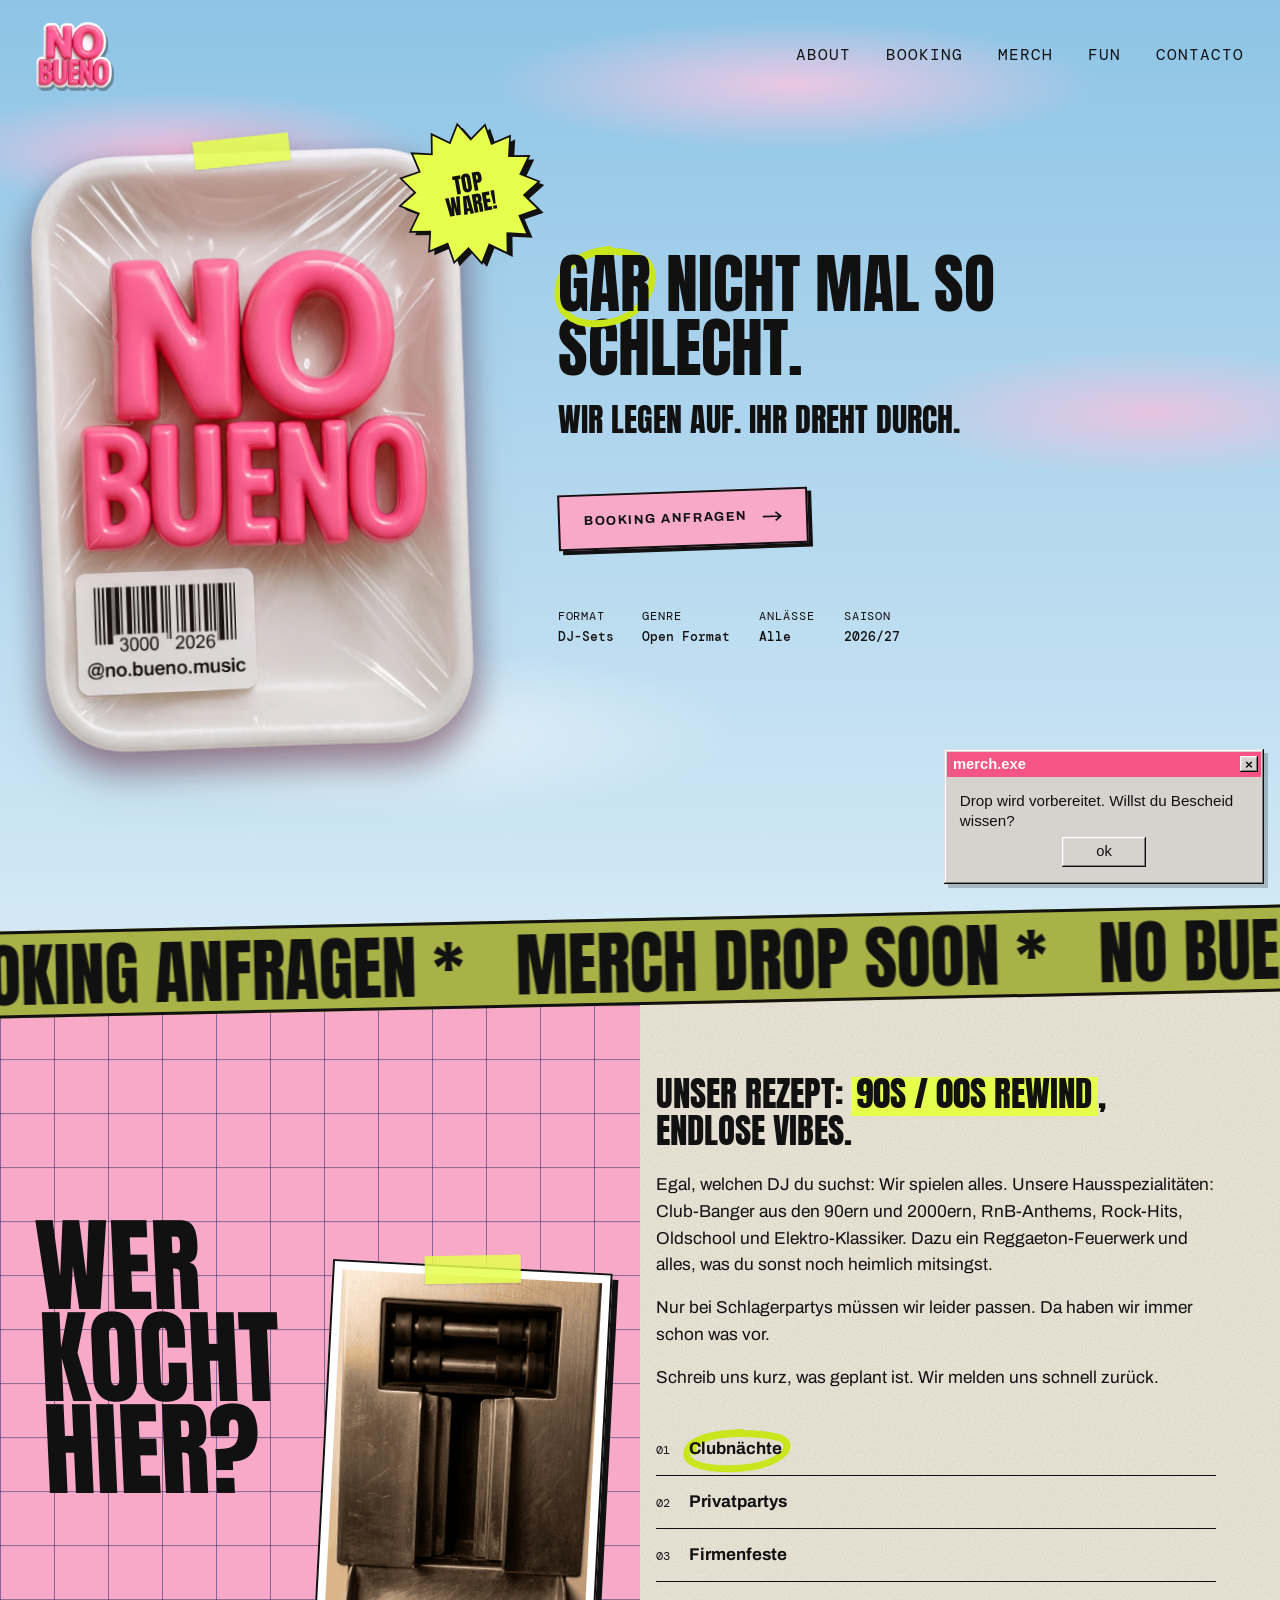
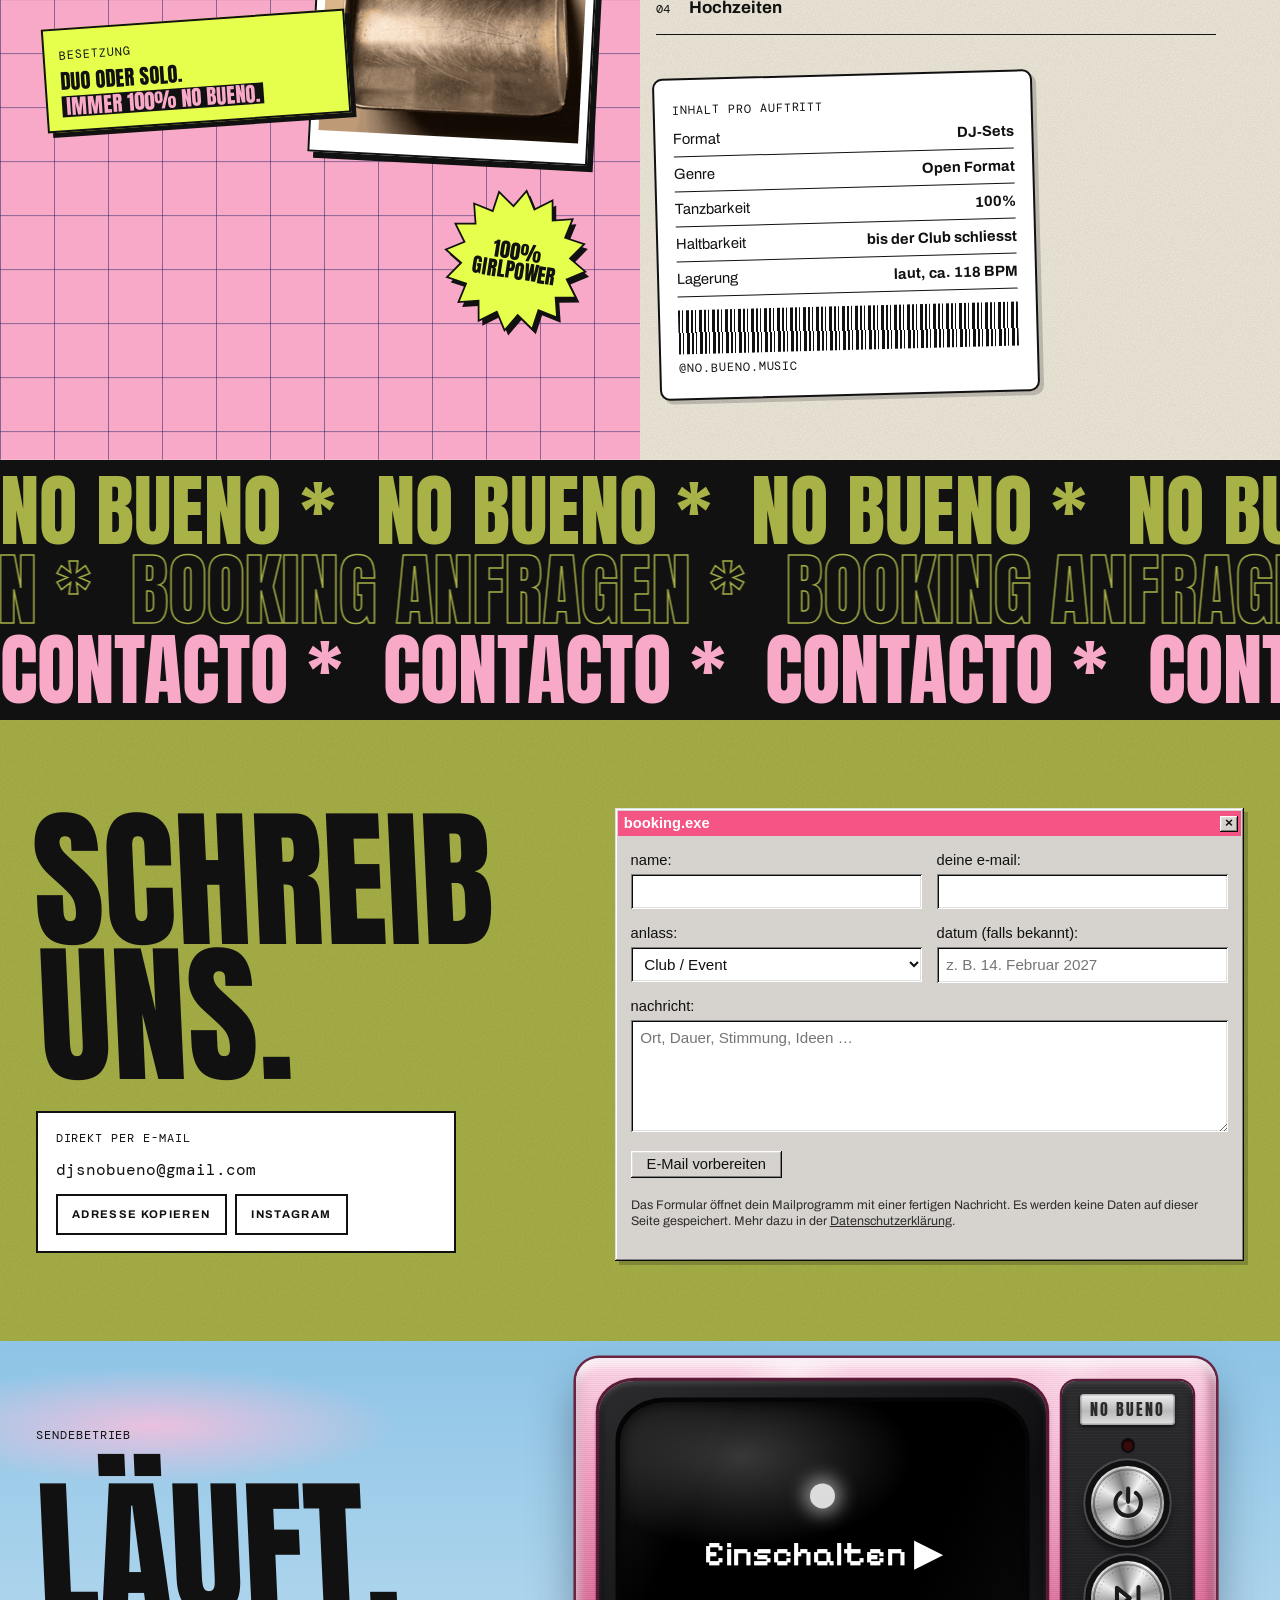
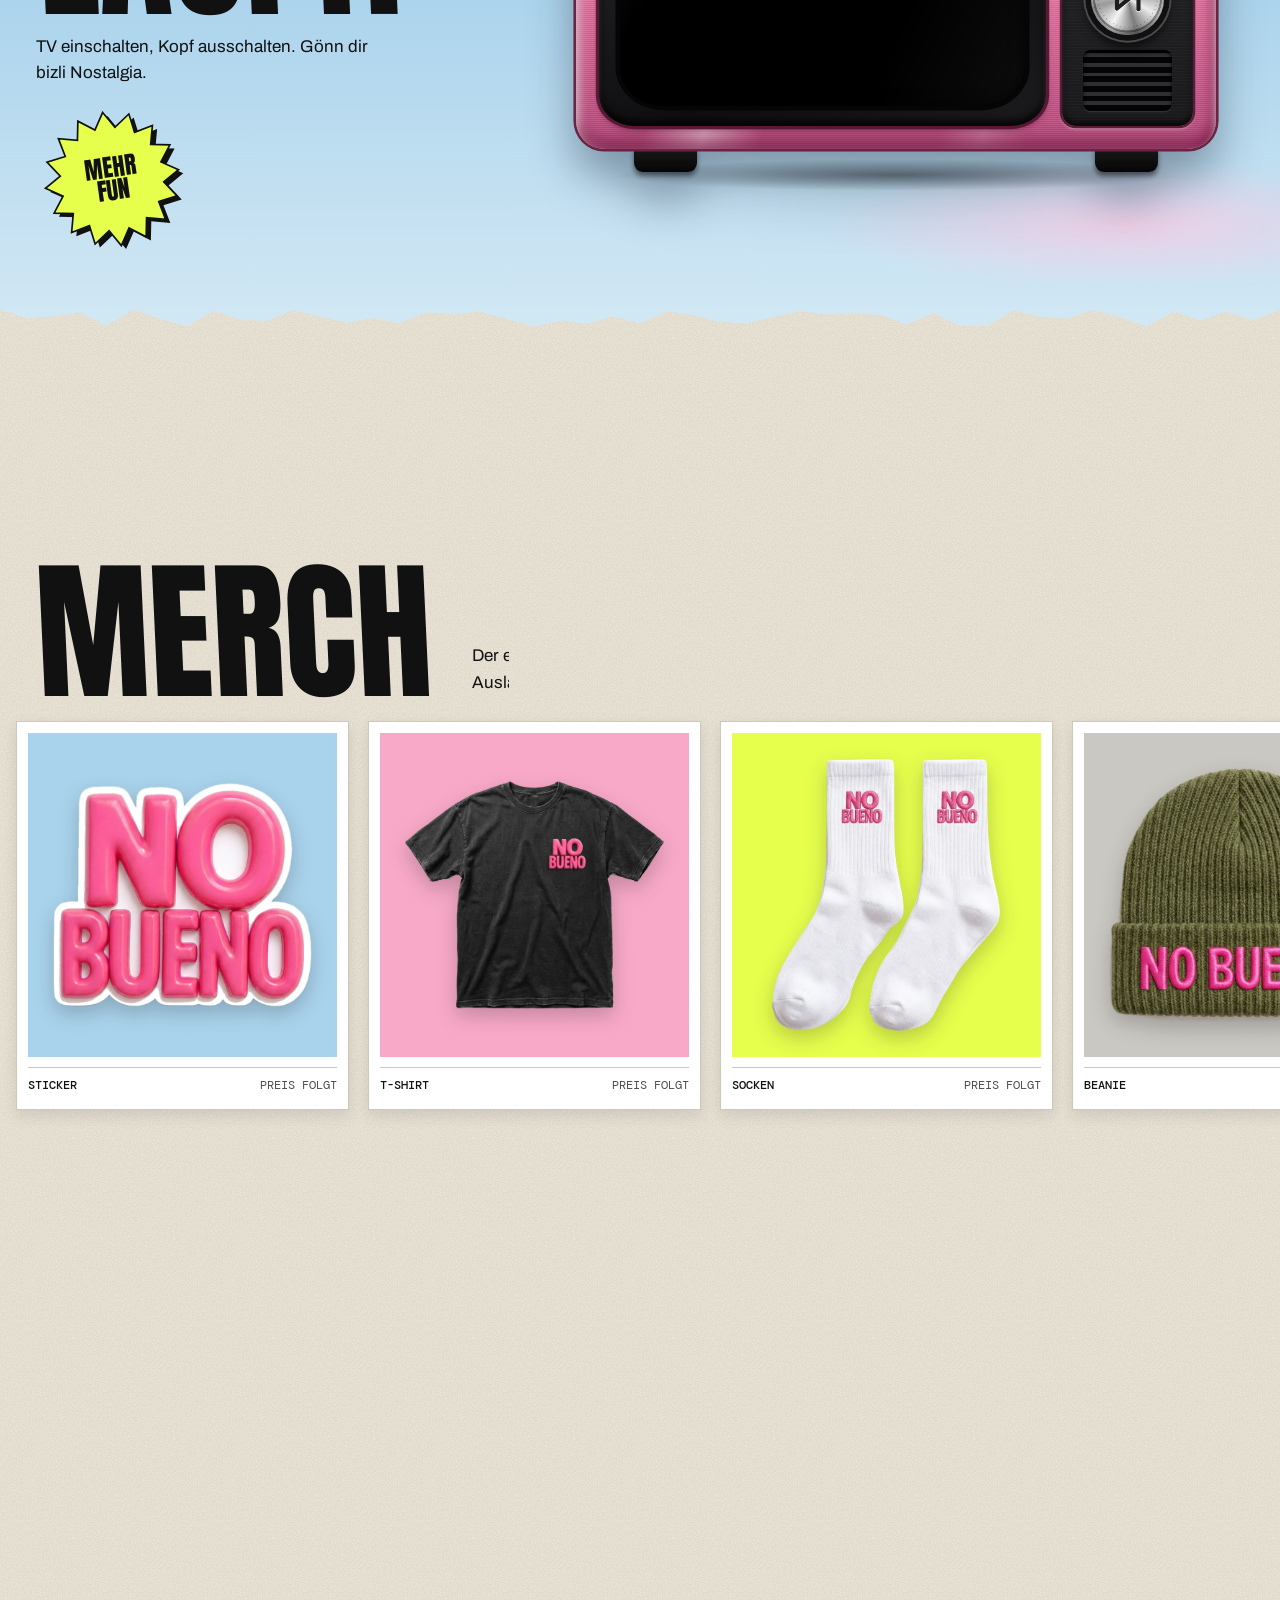
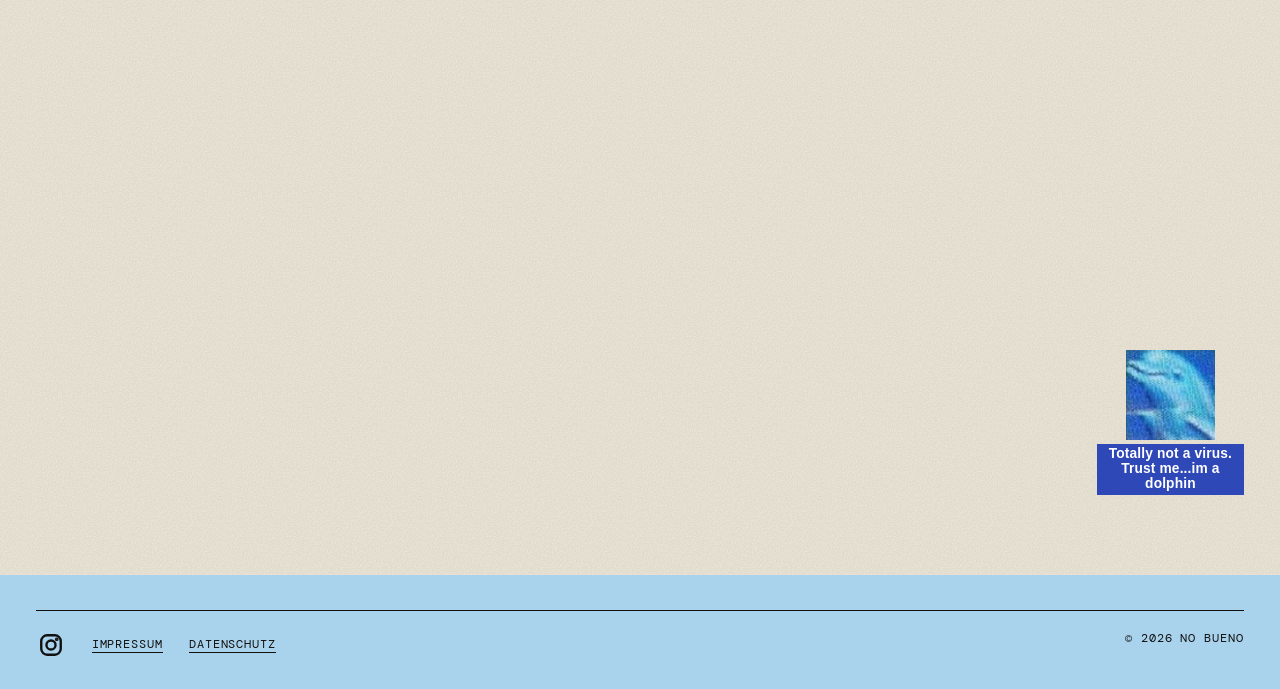
<file: index.html>
<!doctype html>
<html lang="de-CH">
<head>
<meta charset="utf-8">
<meta name="viewport" content="width=device-width, initial-scale=1, viewport-fit=cover">
<meta name="color-scheme" content="only light">
<meta name="supported-color-schemes" content="light">
<meta name="claude:viewport-fit-sides" content="cover">
<title>No Bueno</title>
<script>(function(){var r=document.documentElement;if(!(window.matchMedia&&matchMedia('(prefers-reduced-motion: reduce)').matches)){r.classList.add('js-anim');setTimeout(function(){if(!window.__nbReady){r.classList.remove('js-anim')}},3500)}})();</script>
<meta name="description" content="No Bueno legt auf. Hier gibt es Booking-Anfragen, Kontakt und bald Merch.">
<link rel="preload" href="fonts/anton-latin-400-normal.woff2" as="font" type="font/woff2" crossorigin>
<link rel="stylesheet" href="fonts.css">
<link rel="stylesheet" href="style.css">
</head>
<body>

<svg width="0" height="0" style="position:absolute" aria-hidden="true" focusable="false">
  <symbol id="burst" viewBox="0 0 100 100"><polygon points="50.0,2.0 57.2,13.7 68.4,5.7 70.6,19.2 83.9,16.1 80.8,29.4 94.3,31.6 86.3,42.8 98.0,50.0 86.3,57.2 94.3,68.4 80.8,70.6 83.9,83.9 70.6,80.8 68.4,94.3 57.2,86.3 50.0,98.0 42.8,86.3 31.6,94.3 29.4,80.8 16.1,83.9 19.2,70.6 5.7,68.4 13.7,57.2 2.0,50.0 13.7,42.8 5.7,31.6 19.2,29.4 16.1,16.1 29.4,19.2 31.6,5.7 42.8,13.7"/></symbol>
</svg>

<div class="progress" aria-hidden="true"><i id="progress-bar"></i></div>

<button class="burger" id="burger" type="button" aria-expanded="false" aria-controls="menu" aria-label="Menü öffnen"><span></span><span></span><span></span></button>

<div class="menu" id="menu" aria-hidden="true" inert>
  <div class="menu-inner">
    <span class="mono menu-label">Menü</span>
    <ol class="menu-list">
      <li><a href="#top"><i>01</i>Home</a></li>
      <li><a href="about.html"><i>02</i>About</a></li>
      <li><a href="#kontakt"><i>03</i>Booking</a></li>
      <li><a href="#merch"><i>04</i>Merch</a></li>
      <li><a href="fun.html"><i>05</i>Fun</a></li>
      <li><a href="#kontakt"><i>06</i>Contacto</a></li>
    </ol>
    <div class="menu-foot">
      <a class="menu-mail" id="menu-mail" href="mailto:djsnobueno@gmail.com">djsnobueno@gmail.com</a>
      <span class="mono"><a href="impressum.html">Impressum</a> · <a href="datenschutz.html">Datenschutz</a></span>
    </div>
  </div>
</div>

<!-- ============ HERO ============ -->
<section class="hero" id="top">
  <header class="nav wrap">
    <a class="logo-sticker" href="#top" aria-label="No Bueno, zum Seitenanfang"><img src="assets/sticker.webp" width="420" height="363" alt="No Bueno"></a>
    <nav aria-label="Hauptnavigation">
      <ul>
        <li><a class="l" href="about.html">about</a></li>
        <li><a class="l" href="#kontakt">booking</a></li>
        <li><a class="l" href="#merch">merch</a></li>
        <li><a class="l" href="fun.html">fun</a></li>
        <li><a class="l" href="#kontakt">contacto</a></li>
      </ul>
    </nav>
  </header>

  <div class="wrap hero-grid">
    <div class="hero-copy">
      <h1 class="mega-logo mega-tray reveal reveal--pop"><span class="pola"><span class="tape" aria-hidden="true"></span><img src="assets/no-bueno-tray.webp" width="1063" height="1473" alt="No Bueno: rosa Buchstaben NO BUENO, in Folie verpackt auf einer weissen Schale, mit Strichcode und dem Handle @no.bueno.music" fetchpriority="high"></span></h1>
      <p class="hero-sub reveal"><span class="hs-a"><span class="circled" data-draw>Gar<svg viewBox="0 0 200 80" preserveAspectRatio="none" aria-hidden="true"><path class="scribble scribble--lime" pathLength="1" d="M30 44 C14 14 120 2 176 20 C204 34 176 70 100 74 C40 77 6 62 22 36 C32 20 70 12 110 10"/></svg></span> nicht mal so schlecht.</span> <span class="hs-b">Wir legen auf. Ihr dreht durch.</span></p>
      <div class="hero-cta reveal reveal--soft">
        <a class="btn" href="#kontakt">Booking anfragen <svg viewBox="0 0 24 12" aria-hidden="true"><path d="M1 6 H22 M16 1 L22 6 L16 11"/></svg></a>
      </div>
      <div class="meta-row reveal reveal--soft">
        <div><span class="mono">Format</span><b>DJ-Sets</b></div>
        <div><span class="mono">Genre</span><b>Open Format</b></div>
        <div><span class="mono">Anlässe</span><b>Alle</b></div>
        <div><span class="mono">Saison</span><b>2026/27</b></div>
      </div>
    </div>

    <div class="collage">

      <div class="px px--burst" data-speed="-0.05">
        <div class="burst reveal reveal--stamp" aria-hidden="true">
          <svg viewBox="0 0 100 100"><use href="#burst" transform="translate(3 3)" fill="#111"/><use href="#burst" fill="#e6ff4d" stroke="#111" stroke-width="1.2"/></svg>
          <span>top<br>ware!</span>
        </div>
      </div>
    </div>
  </div>
</section>

<div class="band-marquee" aria-hidden="true">
  <div class="track" id="marquee">
    <span>No Bueno *</span><span>Booking anfragen *</span><span>Merch drop soon *</span><span>No Bueno *</span><span>Booking anfragen *</span><span>Merch drop soon *</span>
    <span aria-hidden="true">No Bueno *</span><span aria-hidden="true">Booking anfragen *</span><span aria-hidden="true">Merch drop soon *</span><span aria-hidden="true">No Bueno *</span><span aria-hidden="true">Booking anfragen *</span><span aria-hidden="true">Merch drop soon *</span>
  </div>
</div>

<!-- ============ ÜBER UNS ============ -->
<section class="about" id="ueber" aria-labelledby="about-title">
  <div class="pool">
    <div class="pool-inner">
      <h2 class="big-title" id="about-title" data-lines>
        <span class="ln"><span class="ln-in" style="--i:0">Wer</span></span>
        <span class="ln"><span class="ln-in" style="--i:1">kocht</span></span>
        <span class="ln"><span class="ln-in" style="--i:2">hier?</span></span>
      </h2>
      <figure class="booth reveal"><span class="tape" aria-hidden="true"></span><img src="assets/photobooth.gif" width="300" height="533" alt="Fotoautomat spuckt einen Fotostreifen von uns beiden aus" loading="lazy"></figure>
      <div class="duo-card reveal"><span class="mono">Besetzung</span><p>Duo oder Solo.<br><b>Immer 100% No Bueno.</b></p></div>
    </div>
    <div class="px px--burst2" data-speed="0.07" aria-hidden="true">
      <div class="burst burst--sm reveal reveal--stamp">
        <svg viewBox="0 0 100 100"><use href="#burst" transform="translate(3 3)" fill="#111"/><use href="#burst" fill="#e6ff4d" stroke="#111" stroke-width="1.2"/></svg>
        <span>100%<br>girlpower</span>
      </div>
    </div>
  </div>

  <div class="about-copy paper">
    <div class="about-copy-inner">
      <p class="lead reveal">Unser Rezept: <span class="hl">90s / 00s Rewind</span>, endlose Vibes.</p>
      <p class="reveal reveal--soft">Egal, welchen DJ du suchst: Wir spielen alles. Unsere Hausspezialitäten: Club-Banger aus den 90ern und 2000ern, RnB-Anthems, Rock-Hits, Oldschool und Elektro-Klassiker. Dazu ein Reggaeton-Feuerwerk und alles, was du sonst noch heimlich mitsingst.</p>
      <p class="reveal reveal--soft">Nur bei Schlagerpartys müssen wir leider passen. Da haben wir immer schon was vor.</p>
      <p class="reveal reveal--soft">Schreib uns kurz, was geplant ist. Wir melden uns schnell zurück.</p>

      <ol class="topics" aria-label="Anlässe">
        <li class="reveal reveal--soft"><span class="circled" data-draw>Clubnächte<svg viewBox="0 0 200 80" preserveAspectRatio="none" aria-hidden="true"><path class="scribble scribble--lime" pathLength="1" d="M30 44 C14 14 120 2 176 20 C204 34 176 70 100 74 C40 77 6 62 22 36 C32 20 70 12 110 10"/></svg></span></li>
        <li class="reveal reveal--soft"><span>Privatpartys</span></li>
        <li class="reveal reveal--soft"><span>Firmenfeste</span></li>
        <li class="reveal reveal--soft"><span>Hochzeiten</span></li>
      </ol>

      <div class="label-card reveal">
        <span class="mono">Inhalt pro Auftritt</span>
        <div class="row"><span>Format</span><b>DJ-Sets</b></div>
        <div class="row"><span>Genre</span><b>Open Format</b></div>
        <div class="row"><span>Tanzbarkeit</span><b>100%</b></div>
        <div class="row"><span>Haltbarkeit</span><b>bis der Club schliesst</b></div>
        <div class="row"><span>Lagerung</span><b>laut, ca. <span data-count="125">125</span> BPM</b></div>
        <div class="barcode" aria-hidden="true"></div>
        <span class="mono">@no.bueno.music</span>
      </div>
    </div>
  </div>
</section>

<!-- ============ RIESENWÖRTER ============ -->
<div class="bigwords" id="bigwords" aria-hidden="true">
  <div class="bw-row" data-bw="-1"><span>No Bueno *</span><span>No Bueno *</span><span>No Bueno *</span><span>No Bueno *</span></div>
  <div class="bw-row bw-line" data-bw="1"><span>Booking anfragen *</span><span>Booking anfragen *</span><span>Booking anfragen *</span><span>Booking anfragen *</span></div>
  <div class="bw-row bw-pink" data-bw="-1"><span>Contacto *</span><span>Contacto *</span><span>Contacto *</span><span>Contacto *</span></div>
</div>

<!-- ============ KONTAKT ============ -->
<section class="contact" id="kontakt" aria-labelledby="contact-title">
  <div class="wrap contact-grid">
    <div class="contact-side">
      <h2 class="big-title" id="contact-title" data-lines>
        <span class="ln"><span class="ln-in" style="--i:0">Schreib</span></span>
        <span class="ln"><span class="ln-in" style="--i:1">uns.</span></span>
      </h2>
      <div class="mailbox reveal">
        <span class="mono">Direkt per E-Mail</span>
        <span class="addr" id="mail-addr">djsnobueno@gmail.com</span>
        <div class="mailbox-row">
          <button class="btn btn--ghost" type="button" id="copy-btn">Adresse kopieren</button>
          <a class="btn btn--ghost" href="https://www.instagram.com/no.bueno.music" rel="noopener">Instagram</a>
        </div>
      </div>
    </div>

    <div class="w95 reveal">
      <div class="w95-bar"><span class="t">booking.exe</span><span class="w95-ctrl" aria-hidden="true"><span>_</span><span>□</span><span>×</span></span></div>
      <div class="w95-body">
        <form class="form" id="contact-form" novalidate>
          <div class="two">
            <div class="field"><label for="f-name">name:</label><input id="f-name" name="name" type="text" autocomplete="name" required></div>
            <div class="field"><label for="f-mail">deine e-mail:</label><input id="f-mail" name="mail" type="email" autocomplete="email" required></div>
          </div>
          <div class="two">
            <div class="field">
              <label for="f-type">anlass:</label>
              <select id="f-type" name="type">
                <option>Club / Event</option>
                <option>Private Party</option>
                <option>Hochzeit</option>
                <option>Firmenanlass</option>
                <option>Merch</option>
                <option>Etwas anderes</option>
              </select>
            </div>
            <div class="field"><label for="f-date">datum (falls bekannt):</label><input id="f-date" name="date" type="text" placeholder="z. B. 14. Februar 2027"></div>
          </div>
          <div class="field"><label for="f-msg">nachricht:</label><textarea id="f-msg" name="msg" required placeholder="Ort, Dauer, Stimmung, Ideen …"></textarea></div>
          <div class="form-actions">
            <button class="b95" type="submit">E-Mail vorbereiten</button>
            <p class="form-status" id="form-status" role="status" aria-live="polite"></p>
          </div>
          <p class="form-note">Das Formular öffnet dein Mailprogramm mit einer fertigen Nachricht. Es werden keine Daten auf dieser Seite gespeichert. Mehr dazu in der <a href="datenschutz.html">Datenschutzerklärung</a>.</p>
        </form>
      </div>
    </div>
  </div>
</section>

<!-- ============ FERNSEHER ============ -->
<section class="tv-sec" id="tv" aria-labelledby="tv-title">
  <div class="wrap tv-grid">
    <div class="tv-copy">
      <span class="mono">Sendebetrieb</span>
      <h2 class="big-title" id="tv-title" data-lines>
        <span class="ln"><span class="ln-in" style="--i:0">Läuft.</span></span>
      </h2>
      <p class="tv-lead reveal reveal--soft">TV einschalten, Kopf ausschalten. Gönn dir bizli Nostalgia.</p>
      <a class="fun-star" href="fun.html" aria-label="Mehr Fun">
        <svg viewBox="0 0 100 100" aria-hidden="true"><use href="#burst" transform="translate(3 3)" fill="#111"/><use href="#burst" fill="#e6ff4d" stroke="#111" stroke-width="1.2"/></svg>
        <span>Mehr<br>Fun</span>
      </a>
      <a class="tv-yt b95" id="tv-yt" href="#" target="_blank" rel="noopener" hidden>Auf YouTube ansehen ↗</a>
    </div>

    <div class="px" data-speed="0.03">
      <div class="tv reveal reveal--pop" id="crt" data-state="off">
        <div class="tv-body">
          <div class="tv-bezel">
            <div class="tv-screen" id="tv-screen">
              <canvas id="tv-noise" width="160" height="120" aria-hidden="true"></canvas>
              <div class="tv-bars" id="tv-bars" aria-hidden="true"><span id="tv-bars-msg">NO SIGNAL</span><i class="l" id="tv-bars-clock">00:00</i><i class="r">00-00-00</i></div>
              <div class="tv-frame" id="tv-frame"></div>
              <div class="tv-osd" id="tv-osd" aria-hidden="true"></div>
              <button class="tv-start" type="button" id="tv-start">Einschalten ▶</button>
              <div class="tv-glass" aria-hidden="true"></div>
            </div>
          </div>
          <div class="tv-side">
            <span class="tv-brand" aria-hidden="true">NO BUENO</span>
            <span class="tv-led" aria-hidden="true"></span>
            <div class="tv-knobs">
              <button class="knob" type="button" id="tv-power" aria-pressed="false" aria-label="Fernseher ein- oder ausschalten"><svg viewBox="0 0 24 24" aria-hidden="true"><path d="M7.2 5.6a8 8 0 1 0 9.6 0"/><path d="M12 2.8v8.4"/></svg></button>
              <button class="knob" type="button" id="tv-ch" aria-label="Nächster Kanal"><svg viewBox="0 0 24 24" aria-hidden="true"><path d="M5 5.5l8 6.5-8 6.5z"/><path d="M18.5 5v14"/></svg></button>
            </div>
            <div class="tv-labels mono" aria-hidden="true"><span>POWER</span><span>KANAL</span></div>
            <div class="tv-grille" aria-hidden="true"></div>
          </div>
        </div>
        <div class="tv-feet" aria-hidden="true"><i></i><i></i></div>
      </div>
    </div>
  </div>
</section>

<!-- ============ MERCH ============ -->
<section class="merch paper" id="merch" aria-labelledby="merch-title">
  <div class="hscroll" id="hscroll">
    <div class="hs-pin">
      <div class="wrap">
        <div class="merch-head" data-draw>
          <h2 class="merch-title" id="merch-title">Merch</h2>
          <p>Der erste Drop ist in Vorbereitung. So sieht die Auslage aus, Preise und Verkauf folgen.</p>
        </div>
      </div>
      <div class="hs-track" id="hs-track">
        <article class="card reveal">
        <div class="card-art art-sky">
          <img src="assets/merch-sticker.webp" width="720" height="622" alt="Rosa 3D-Sticker mit der Aufschrift No Bueno" loading="lazy">
        </div>
        <div class="card-info"><b>Sticker</b><span>Preis folgt</span></div>
      </article>
        <article class="card reveal">
        <div class="card-art art-pink">
          <img src="assets/merch-shirt.webp" width="720" height="635" alt="Schwarzes T-Shirt mit rosa No-Bueno-Aufdruck" loading="lazy">
        </div>
        <div class="card-info"><b>T-Shirt</b><span>Preis folgt</span></div>
      </article>
        <article class="card reveal">
        <div class="card-art art-lime">
          <img src="assets/merch-socks.webp" width="603" height="720" alt="Weisse Socken mit rosa No-Bueno-Stickerei" loading="lazy">
        </div>
        <div class="card-info"><b>Socken</b><span>Preis folgt</span></div>
      </article>
        <article class="card reveal">
        <div class="card-art art-grey">
          <img src="assets/merch-beanie.webp" width="720" height="706" alt="Olivgrüne Mütze mit rosa No-Bueno-Stickerei" loading="lazy">
        </div>
        <div class="card-info"><b>Beanie</b><span>Preis folgt</span></div>
      </article>
        <div class="cta-card reveal">
          <span class="cta-title">Bald mehr</span>
          <p>Wähle im Formular «Merch» aus, wenn du Interesse an einem geilen Merch-Artikel hast.</p>
          <a class="btn" href="#kontakt" id="merch-btn">Ich brauch Merch <svg viewBox="0 0 24 12" aria-hidden="true"><path d="M1 6 H22 M16 1 L22 6 L16 11"/></svg></a>
        </div>
      </div>
    </div>
  </div>
  <div class="wrap merch-dolphin">
    <a class="desk-icon" href="fun.html" aria-label="Fun: Totally not a virus. Trust me, I'm a dolphin">
      <img src="assets/dolphin.webp" width="404" height="404" alt="" loading="lazy">
      <span>Totally not a virus. Trust me...im a dolphin</span>
    </a>
  </div>
</section>

<!-- ============ FOOTER ============ -->
<footer class="stay">
  <div class="wrap">
    <div class="foot-links mono">
      <ul>
        <li><a class="ig-ico" href="https://www.instagram.com/no.bueno.music" rel="noopener" aria-label="Instagram: @no.bueno.music" title="@no.bueno.music"><svg viewBox="0 0 24 24" width="26" height="26" fill="none" stroke="currentColor" stroke-width="2.2" stroke-linecap="round" stroke-linejoin="round" aria-hidden="true"><rect x="3" y="3" width="18" height="18" rx="5.5"/><circle cx="12" cy="12" r="4.2"/><circle cx="17.3" cy="6.7" r="0.6" fill="currentColor"/></svg></a></li>
        <li><a href="impressum.html">Impressum</a></li>
        <li><a href="datenschutz.html">Datenschutz</a></li>
      </ul>
      <span>© <span id="year">2026</span> No Bueno</span>
    </div>
  </div>
</footer>

<div class="w95 toast" id="toast" role="status" aria-live="polite" hidden>
  <div class="w95-bar"><span class="t" id="toast-title">fehler.exe</span><button class="x" type="button" id="toast-x" aria-label="Schliessen">×</button></div>
  <div class="w95-body">
    <div class="row"><span class="info" aria-hidden="true">!</span><p id="toast-msg"></p></div>
    <div class="btns"><a class="b95" id="toast-ok" href="#kontakt">ok</a></div>
  </div>
</div>

<script src="script.js"></script>
</body>
</html>
</file>
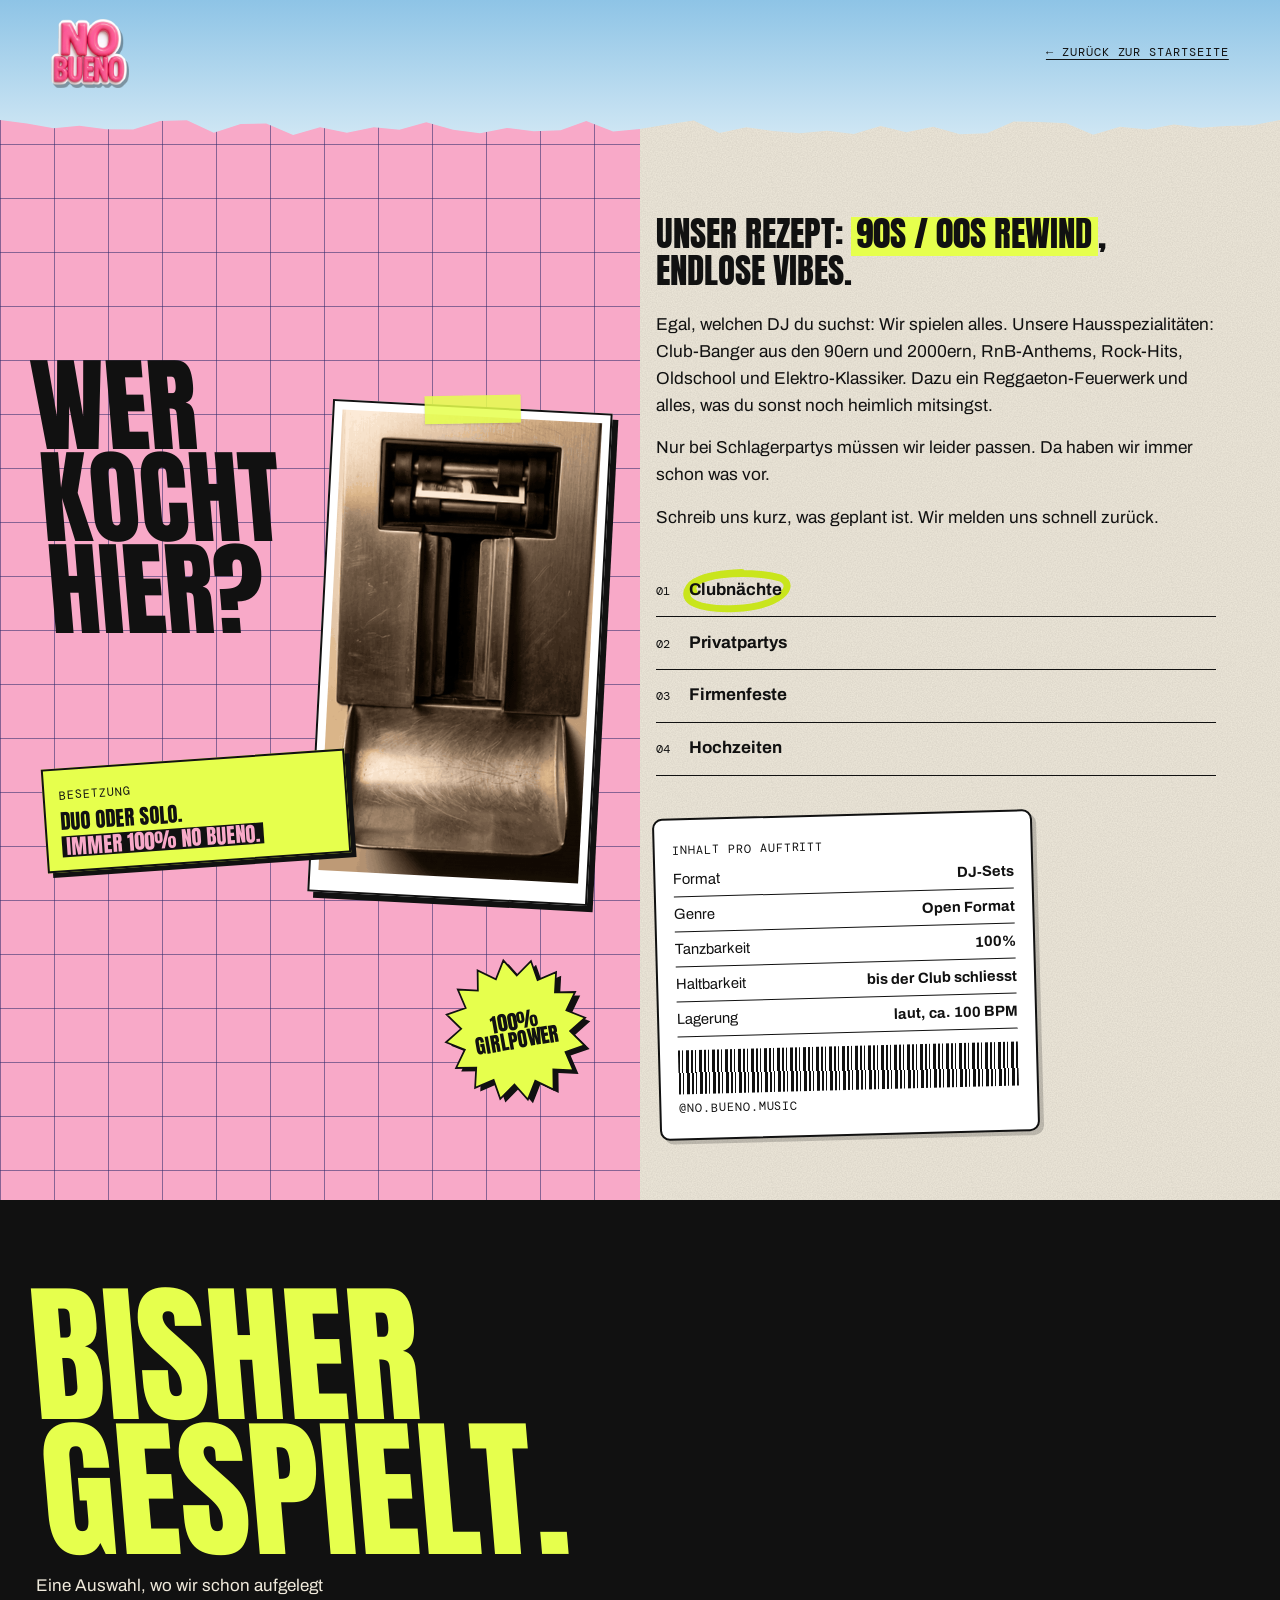
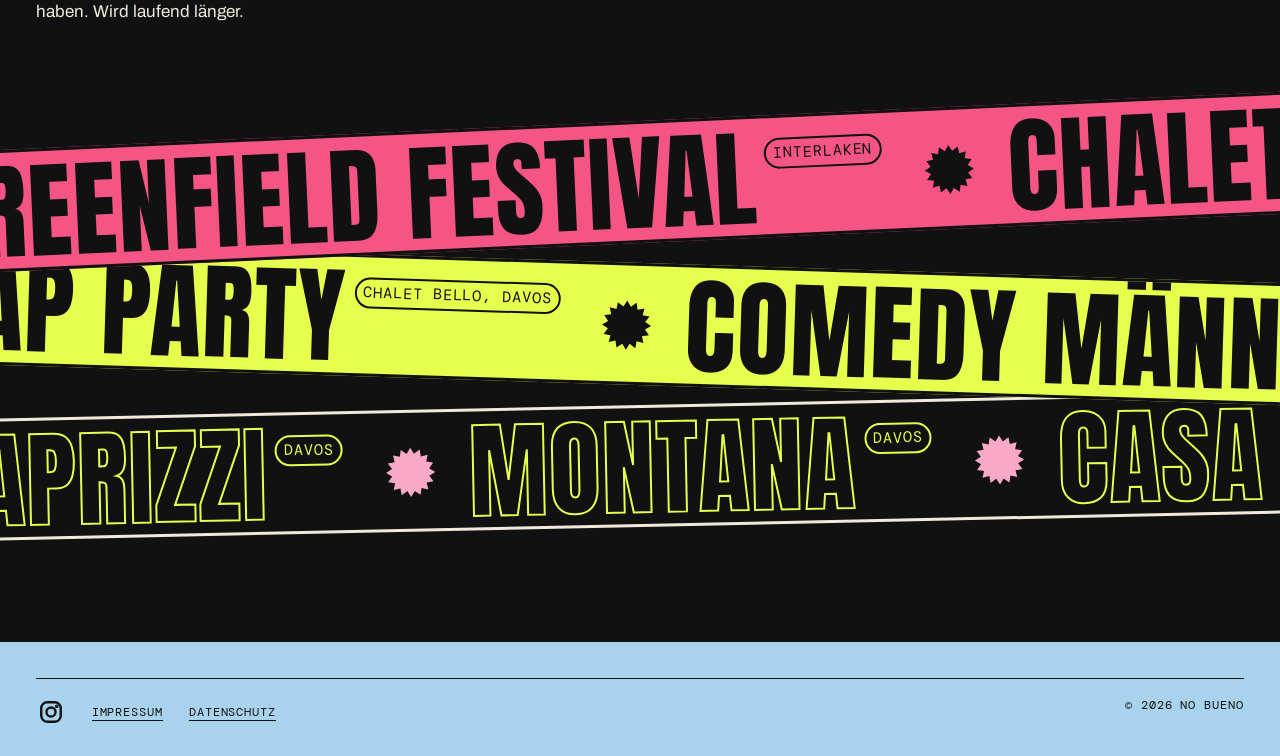
<file: about.html>
<!doctype html>
<html lang="de-CH">
<head>
<meta charset="utf-8">
<meta name="viewport" content="width=device-width, initial-scale=1, viewport-fit=cover">
<meta name="color-scheme" content="only light">
<meta name="supported-color-schemes" content="light">
<meta name="claude:viewport-fit-sides" content="cover">
<title>About – No Bueno</title>
<script>(function(){var r=document.documentElement;if(!(window.matchMedia&&matchMedia('(prefers-reduced-motion: reduce)').matches)){r.classList.add('js-anim');setTimeout(function(){if(!window.__nbReady){r.classList.remove('js-anim')}},3500)}})();</script>
<meta name="description" content="Wer No Bueno ist, was wir spielen und wo wir schon aufgelegt haben.">
<link rel="preload" href="fonts/anton-latin-400-normal.woff2" as="font" type="font/woff2" crossorigin>
<link rel="stylesheet" href="fonts.css">
<link rel="stylesheet" href="style.css">
</head>
<body class="about-page">

<svg width="0" height="0" style="position:absolute" aria-hidden="true" focusable="false">
  <symbol id="burst" viewBox="0 0 100 100"><polygon points="50.0,2.0 57.2,13.7 68.4,5.7 70.6,19.2 83.9,16.1 80.8,29.4 94.3,31.6 86.3,42.8 98.0,50.0 86.3,57.2 94.3,68.4 80.8,70.6 83.9,83.9 70.6,80.8 68.4,94.3 57.2,86.3 50.0,98.0 42.8,86.3 31.6,94.3 29.4,80.8 16.1,83.9 19.2,70.6 5.7,68.4 13.7,57.2 2.0,50.0 13.7,42.8 5.7,31.6 19.2,29.4 16.1,16.1 29.4,19.2 31.6,5.7 42.8,13.7"/></symbol>
</svg>

<div class="about-top">
<header class="snake-top"><a class="logo-sticker" href="index.html" aria-label="No Bueno, zur Startseite"><img src="assets/sticker.webp" width="420" height="363" alt="No Bueno"></a><a class="mono snake-back" href="index.html">← zurück zur Startseite</a></header>
</div>

<section class="about" id="ueber" aria-labelledby="about-title">
  <div class="pool">
    <div class="pool-inner">
      <h2 class="big-title" id="about-title" data-lines>
        <span class="ln"><span class="ln-in" style="--i:0">Wer</span></span>
        <span class="ln"><span class="ln-in" style="--i:1">kocht</span></span>
        <span class="ln"><span class="ln-in" style="--i:2">hier?</span></span>
      </h2>
      <figure class="booth reveal"><span class="tape" aria-hidden="true"></span><img src="assets/photobooth.gif" width="300" height="533" alt="Fotoautomat spuckt einen Fotostreifen von uns beiden aus" loading="lazy"></figure>
      <div class="duo-card reveal"><span class="mono">Besetzung</span><p>Duo oder Solo.<br><b>Immer 100% No Bueno.</b></p></div>
    </div>
    <div class="px px--burst2" data-speed="0.07" aria-hidden="true">
      <div class="burst burst--sm reveal reveal--stamp">
        <svg viewBox="0 0 100 100"><use href="#burst" transform="translate(3 3)" fill="#111"/><use href="#burst" fill="#e6ff4d" stroke="#111" stroke-width="1.2"/></svg>
        <span>100%<br>girlpower</span>
      </div>
    </div>
  </div>

  <div class="about-copy paper">
    <div class="about-copy-inner">
      <p class="lead reveal">Unser Rezept: <span class="hl">90s / 00s Rewind</span>, endlose Vibes.</p>
      <p class="reveal reveal--soft">Egal, welchen DJ du suchst: Wir spielen alles. Unsere Hausspezialitäten: Club-Banger aus den 90ern und 2000ern, RnB-Anthems, Rock-Hits, Oldschool und Elektro-Klassiker. Dazu ein Reggaeton-Feuerwerk und alles, was du sonst noch heimlich mitsingst.</p>
      <p class="reveal reveal--soft">Nur bei Schlagerpartys müssen wir leider passen. Da haben wir immer schon was vor.</p>
      <p class="reveal reveal--soft">Schreib uns kurz, was geplant ist. Wir melden uns schnell zurück.</p>

      <ol class="topics" aria-label="Anlässe">
        <li class="reveal reveal--soft"><span class="circled" data-draw>Clubnächte<svg viewBox="0 0 200 80" preserveAspectRatio="none" aria-hidden="true"><path class="scribble scribble--lime" pathLength="1" d="M30 44 C14 14 120 2 176 20 C204 34 176 70 100 74 C40 77 6 62 22 36 C32 20 70 12 110 10"/></svg></span></li>
        <li class="reveal reveal--soft"><span>Privatpartys</span></li>
        <li class="reveal reveal--soft"><span>Firmenfeste</span></li>
        <li class="reveal reveal--soft"><span>Hochzeiten</span></li>
      </ol>

      <div class="label-card reveal">
        <span class="mono">Inhalt pro Auftritt</span>
        <div class="row"><span>Format</span><b>DJ-Sets</b></div>
        <div class="row"><span>Genre</span><b>Open Format</b></div>
        <div class="row"><span>Tanzbarkeit</span><b>100%</b></div>
        <div class="row"><span>Haltbarkeit</span><b>bis der Club schliesst</b></div>
        <div class="row"><span>Lagerung</span><b>laut, ca. <span data-count="125">125</span> BPM</b></div>
        <div class="barcode" aria-hidden="true"></div>
        <span class="mono">@no.bueno.music</span>
      </div>
    </div>
  </div>
</section>

<!-- ============ GESPIELT (Laufschrift) ============ -->
<section class="gig-sec mq-sec" id="gespielt" aria-labelledby="gig-title">
  <div class="wrap mq-head">
    <h2 class="big-title" id="gig-title">
      <span class="ln"><span class="ln-in" style="--i:0">Bisher</span></span>
      <span class="ln"><span class="ln-in" style="--i:1">gespielt.</span></span>
    </h2>
    <p class="tv-lead">Eine Auswahl, wo wir schon aufgelegt haben. Wird laufend länger.</p>
  </div>
  <div class="mq-stack">
    <div class="mq mq--a">
      <ul class="mq-track" aria-label="Gespielt, Reihe 1"><li><span class="mq-n">Greenfield Festival</span><small>Interlaken</small><svg class="mq-b" viewBox="0 0 100 100" aria-hidden="true"><use href="#burst"/></svg></li><li><span class="mq-n">Chalet Bello</span><small>Resident, Davos</small><svg class="mq-b" viewBox="0 0 100 100" aria-hidden="true"><use href="#burst"/></svg></li><li><span class="mq-n">Stall Valär</span><small>Davos</small><svg class="mq-b" viewBox="0 0 100 100" aria-hidden="true"><use href="#burst"/></svg></li><li><span class="mq-n">Back to the Hits</span><small>Micas Garten</small><svg class="mq-b" viewBox="0 0 100 100" aria-hidden="true"><use href="#burst"/></svg></li><li><span class="mq-n">Back to the Hits</span><small>Gerolds Garten</small><svg class="mq-b" viewBox="0 0 100 100" aria-hidden="true"><use href="#burst"/></svg></li><li><span class="mq-n">Back to the Hits</span><small>Illuminarium</small><svg class="mq-b" viewBox="0 0 100 100" aria-hidden="true"><use href="#burst"/></svg></li></ul>
      <ul class="mq-track" aria-hidden="true"><li><span class="mq-n">Greenfield Festival</span><small>Interlaken</small><svg class="mq-b" viewBox="0 0 100 100" aria-hidden="true"><use href="#burst"/></svg></li><li><span class="mq-n">Chalet Bello</span><small>Resident, Davos</small><svg class="mq-b" viewBox="0 0 100 100" aria-hidden="true"><use href="#burst"/></svg></li><li><span class="mq-n">Stall Valär</span><small>Davos</small><svg class="mq-b" viewBox="0 0 100 100" aria-hidden="true"><use href="#burst"/></svg></li><li><span class="mq-n">Back to the Hits</span><small>Micas Garten</small><svg class="mq-b" viewBox="0 0 100 100" aria-hidden="true"><use href="#burst"/></svg></li><li><span class="mq-n">Back to the Hits</span><small>Gerolds Garten</small><svg class="mq-b" viewBox="0 0 100 100" aria-hidden="true"><use href="#burst"/></svg></li><li><span class="mq-n">Back to the Hits</span><small>Illuminarium</small><svg class="mq-b" viewBox="0 0 100 100" aria-hidden="true"><use href="#burst"/></svg></li></ul>
    </div>
    <div class="mq mq--b">
      <ul class="mq-track" aria-label="Gespielt, Reihe 2"><li><span class="mq-n">PAP Party</span><small>Chalet Bello, Davos</small><svg class="mq-b" viewBox="0 0 100 100" aria-hidden="true"><use href="#burst"/></svg></li><li><span class="mq-n">Comedy Männer After Show</span><small>Samsung The Hall, Zürich</small><svg class="mq-b" viewBox="0 0 100 100" aria-hidden="true"><use href="#burst"/></svg></li><li><span class="mq-n">Wienachtsdorf Zürich</span><svg class="mq-b" viewBox="0 0 100 100" aria-hidden="true"><use href="#burst"/></svg></li><li><span class="mq-n">Rotliechtli</span><small>Davos</small><svg class="mq-b" viewBox="0 0 100 100" aria-hidden="true"><use href="#burst"/></svg></li></ul>
      <ul class="mq-track" aria-hidden="true"><li><span class="mq-n">PAP Party</span><small>Chalet Bello, Davos</small><svg class="mq-b" viewBox="0 0 100 100" aria-hidden="true"><use href="#burst"/></svg></li><li><span class="mq-n">Comedy Männer After Show</span><small>Samsung The Hall, Zürich</small><svg class="mq-b" viewBox="0 0 100 100" aria-hidden="true"><use href="#burst"/></svg></li><li><span class="mq-n">Wienachtsdorf Zürich</span><svg class="mq-b" viewBox="0 0 100 100" aria-hidden="true"><use href="#burst"/></svg></li><li><span class="mq-n">Rotliechtli</span><small>Davos</small><svg class="mq-b" viewBox="0 0 100 100" aria-hidden="true"><use href="#burst"/></svg></li></ul>
    </div>
    <div class="mq mq--c">
      <ul class="mq-track" aria-label="Gespielt, Reihe 3"><li><span class="mq-n">Caprizzi</span><small>Davos</small><svg class="mq-b" viewBox="0 0 100 100" aria-hidden="true"><use href="#burst"/></svg></li><li><span class="mq-n">Montana</span><small>Davos</small><svg class="mq-b" viewBox="0 0 100 100" aria-hidden="true"><use href="#burst"/></svg></li><li><span class="mq-n">Casa Antica</span><small>Klosters</small><svg class="mq-b" viewBox="0 0 100 100" aria-hidden="true"><use href="#burst"/></svg></li><li><span class="mq-n">Peaches Girls Society</span><svg class="mq-b" viewBox="0 0 100 100" aria-hidden="true"><use href="#burst"/></svg></li></ul>
      <ul class="mq-track" aria-hidden="true"><li><span class="mq-n">Caprizzi</span><small>Davos</small><svg class="mq-b" viewBox="0 0 100 100" aria-hidden="true"><use href="#burst"/></svg></li><li><span class="mq-n">Montana</span><small>Davos</small><svg class="mq-b" viewBox="0 0 100 100" aria-hidden="true"><use href="#burst"/></svg></li><li><span class="mq-n">Casa Antica</span><small>Klosters</small><svg class="mq-b" viewBox="0 0 100 100" aria-hidden="true"><use href="#burst"/></svg></li><li><span class="mq-n">Peaches Girls Society</span><svg class="mq-b" viewBox="0 0 100 100" aria-hidden="true"><use href="#burst"/></svg></li></ul>
    </div>
  </div>
</section>

<footer class="stay">
  <div class="wrap">
    <div class="foot-links mono">
      <ul>
        <li><a class="ig-ico" href="https://www.instagram.com/no.bueno.music" rel="noopener" aria-label="Instagram: @no.bueno.music" title="@no.bueno.music"><svg viewBox="0 0 24 24" width="26" height="26" fill="none" stroke="currentColor" stroke-width="2.2" stroke-linecap="round" stroke-linejoin="round" aria-hidden="true"><rect x="3" y="3" width="18" height="18" rx="5.5"/><circle cx="12" cy="12" r="4.2"/><circle cx="17.3" cy="6.7" r="0.6" fill="currentColor"/></svg></a></li>
        <li><a href="impressum.html">Impressum</a></li>
        <li><a href="datenschutz.html">Datenschutz</a></li>
      </ul>
      <span>© <span id="year">2026</span> No Bueno</span>
    </div>
  </div>
</footer>

<div class="w95 toast" id="toast" role="status" aria-live="polite" hidden>
  <div class="w95-bar"><span class="t" id="toast-title">fehler.exe</span><button class="x" type="button" id="toast-x" aria-label="Schliessen">×</button></div>
  <div class="w95-body">
    <div class="row"><span class="info" aria-hidden="true">!</span><p id="toast-msg"></p></div>
    <div class="btns"><a class="b95" id="toast-ok" href="#kontakt">ok</a></div>
  </div>
</div>

<script src="script.js"></script>
</body>
</html>
</file>
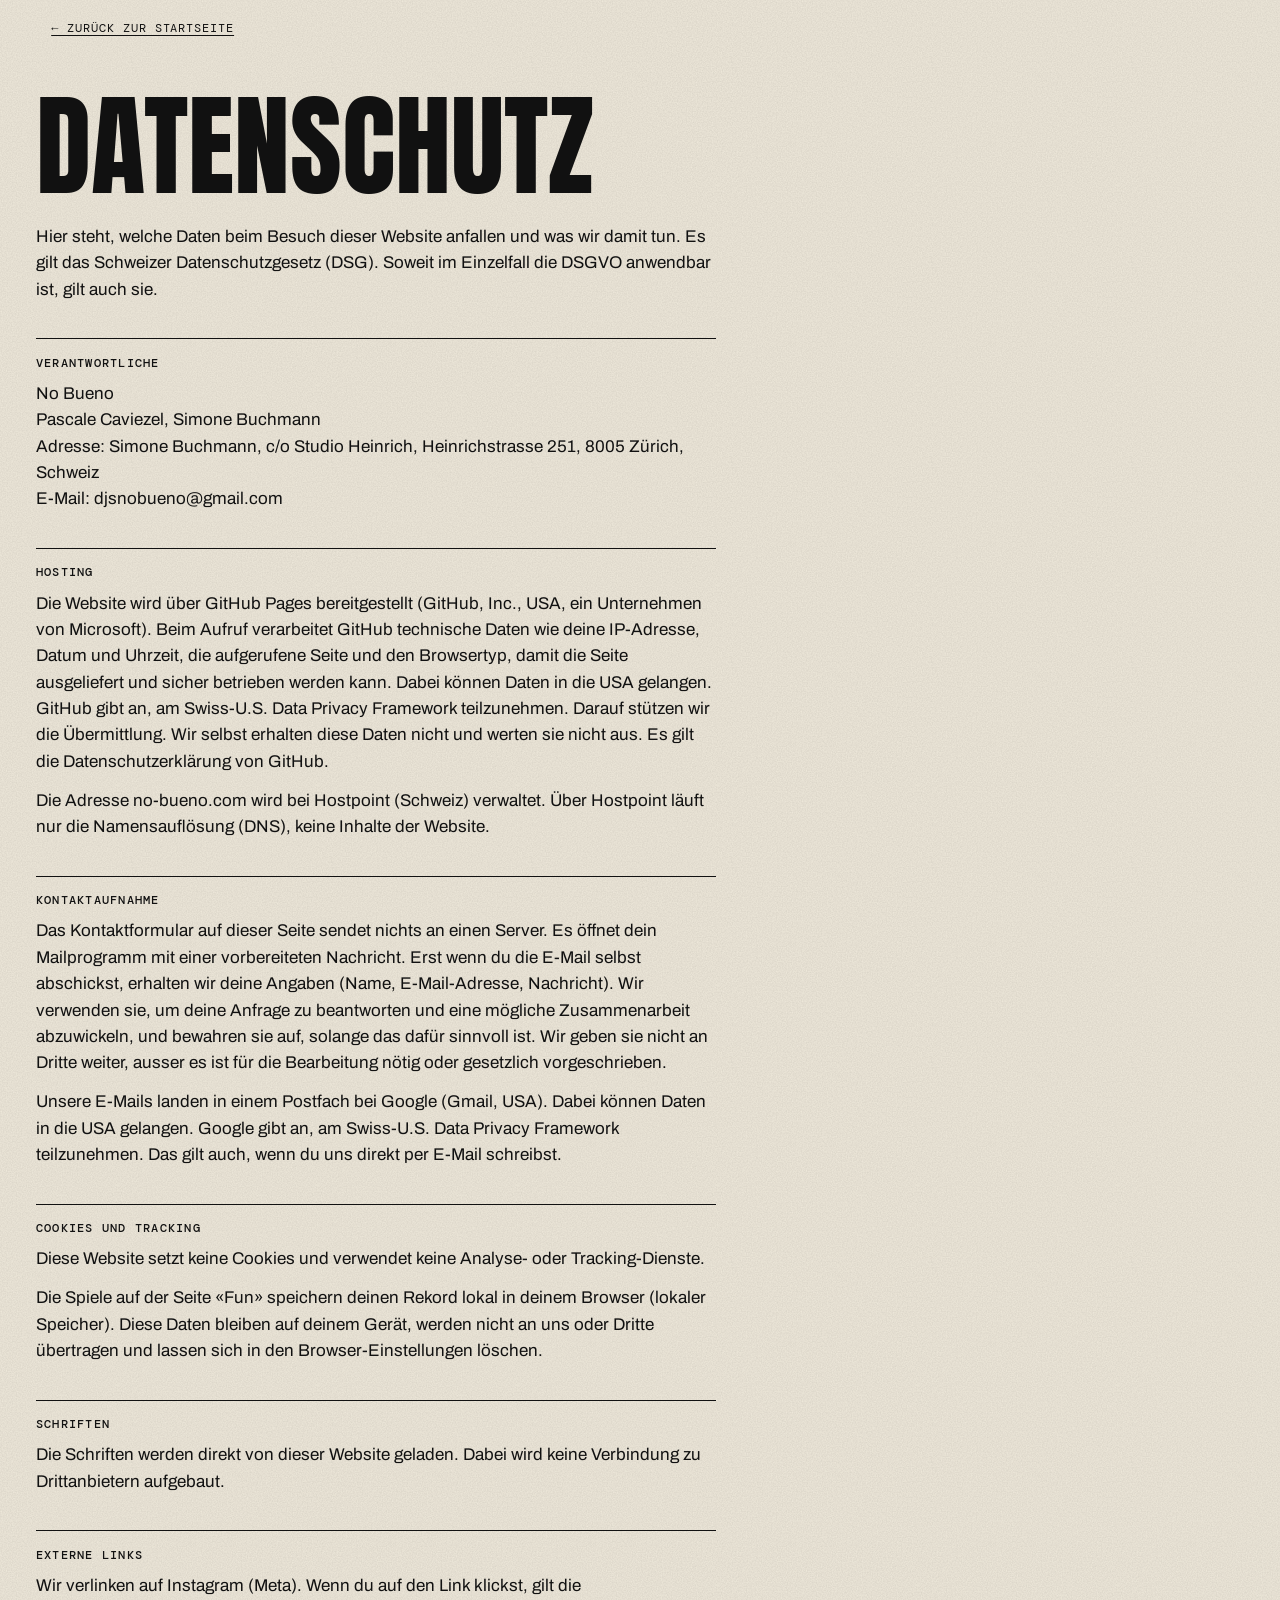
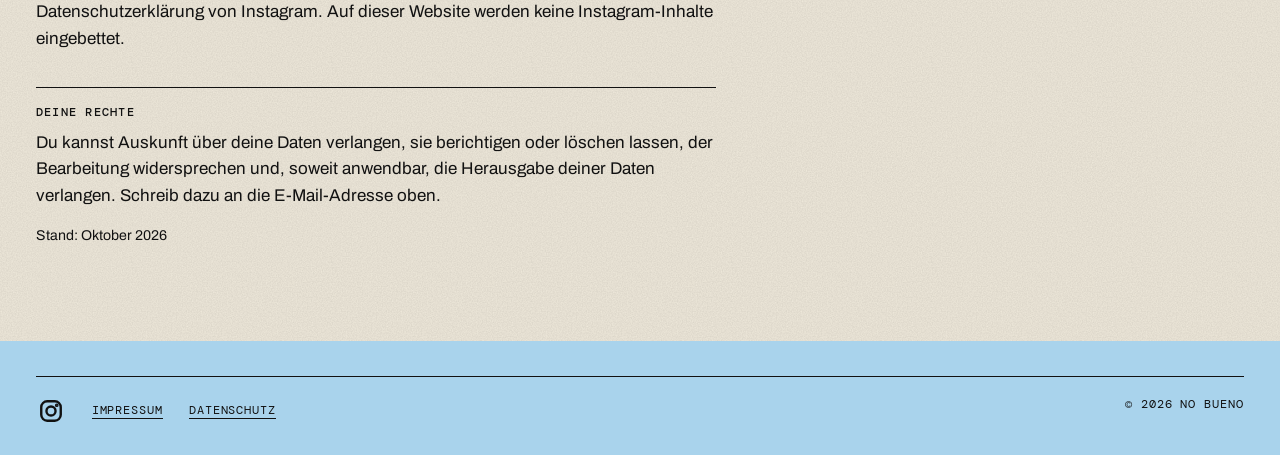
<file: datenschutz.html>
<!doctype html>
<html lang="de-CH">
<head>
<meta charset="utf-8">
<meta name="viewport" content="width=device-width, initial-scale=1, viewport-fit=cover">
<meta name="color-scheme" content="only light">
<meta name="supported-color-schemes" content="light">
<title>Datenschutz – No Bueno</title>
<meta name="robots" content="noindex">
<link rel="stylesheet" href="fonts.css">
<link rel="stylesheet" href="style.css">
</head>
<body class="legal paper">
<header class="snake-top"><a class="mono snake-back" href="index.html">← zurück zur Startseite</a></header>
<main>
  <div class="wrap">
    <article>
      <h1>Datenschutz</h1>

      <p>Hier steht, welche Daten beim Besuch dieser Website anfallen und was wir damit tun. Es gilt das Schweizer Datenschutzgesetz (DSG). Soweit im Einzelfall die DSGVO anwendbar ist, gilt auch sie.</p>

      <h2>Verantwortliche</h2>
      <p>No Bueno<br>
      Pascale Caviezel, Simone Buchmann<br>
      Adresse: Simone Buchmann, c/o Studio Heinrich, Heinrichstrasse 251, 8005 Zürich, Schweiz<br>
      E-Mail: djsnobueno@gmail.com</p>

      <h2>Hosting</h2>
      <p>Die Website wird über GitHub Pages bereitgestellt (GitHub, Inc., USA, ein Unternehmen von Microsoft). Beim Aufruf verarbeitet GitHub technische Daten wie deine IP-Adresse, Datum und Uhrzeit, die aufgerufene Seite und den Browsertyp, damit die Seite ausgeliefert und sicher betrieben werden kann. Dabei können Daten in die USA gelangen. GitHub gibt an, am Swiss-U.S. Data Privacy Framework teilzunehmen. Darauf stützen wir die Übermittlung. Wir selbst erhalten diese Daten nicht und werten sie nicht aus. Es gilt die Datenschutzerklärung von GitHub.</p>
      <p>Die Adresse no-bueno.com wird bei Hostpoint (Schweiz) verwaltet. Über Hostpoint läuft nur die Namensauflösung (DNS), keine Inhalte der Website.</p>

      <h2>Kontaktaufnahme</h2>
      <p>Das Kontaktformular auf dieser Seite sendet nichts an einen Server. Es öffnet dein Mailprogramm mit einer vorbereiteten Nachricht. Erst wenn du die E-Mail selbst abschickst, erhalten wir deine Angaben (Name, E-Mail-Adresse, Nachricht). Wir verwenden sie, um deine Anfrage zu beantworten und eine mögliche Zusammenarbeit abzuwickeln, und bewahren sie auf, solange das dafür sinnvoll ist. Wir geben sie nicht an Dritte weiter, ausser es ist für die Bearbeitung nötig oder gesetzlich vorgeschrieben.</p>
      <p>Unsere E-Mails landen in einem Postfach bei Google (Gmail, USA). Dabei können Daten in die USA gelangen. Google gibt an, am Swiss-U.S. Data Privacy Framework teilzunehmen. Das gilt auch, wenn du uns direkt per E-Mail schreibst.</p>

      <h2>Cookies und Tracking</h2>
      <p>Diese Website setzt keine Cookies und verwendet keine Analyse- oder Tracking-Dienste.</p>
      <p>Die Spiele auf der Seite «Fun» speichern deinen Rekord lokal in deinem Browser (lokaler Speicher). Diese Daten bleiben auf deinem Gerät, werden nicht an uns oder Dritte übertragen und lassen sich in den Browser-Einstellungen löschen.</p>

      <h2>Schriften</h2>
      <p>Die Schriften werden direkt von dieser Website geladen. Dabei wird keine Verbindung zu Drittanbietern aufgebaut.</p>

      <h2>Externe Links</h2>
      <p>Wir verlinken auf Instagram (Meta). Wenn du auf den Link klickst, gilt die Datenschutzerklärung von Instagram. Auf dieser Website werden keine Instagram-Inhalte eingebettet.</p>

      <h2>Deine Rechte</h2>
      <p>Du kannst Auskunft über deine Daten verlangen, sie berichtigen oder löschen lassen, der Bearbeitung widersprechen und, soweit anwendbar, die Herausgabe deiner Daten verlangen. Schreib dazu an die E-Mail-Adresse oben.</p>

      <p><small>Stand: Oktober 2026</small></p>
    </article>
  </div>
</main>
<footer class="stay">
  <div class="wrap">
    <div class="foot-links mono">
      <ul>
        <li><a class="ig-ico" href="https://www.instagram.com/no.bueno.music" rel="noopener" aria-label="Instagram: @no.bueno.music" title="@no.bueno.music"><svg viewBox="0 0 24 24" width="26" height="26" fill="none" stroke="currentColor" stroke-width="2.2" stroke-linecap="round" stroke-linejoin="round" aria-hidden="true"><rect x="3" y="3" width="18" height="18" rx="5.5"/><circle cx="12" cy="12" r="4.2"/><circle cx="17.3" cy="6.7" r="0.6" fill="currentColor"/></svg></a></li>
        <li><a href="impressum.html">Impressum</a></li>
        <li><a href="datenschutz.html">Datenschutz</a></li>
      </ul>
      <span>© <span id="year">2026</span> No Bueno</span>
    </div>
  </div>
</footer>
</body>
</html>
</file>
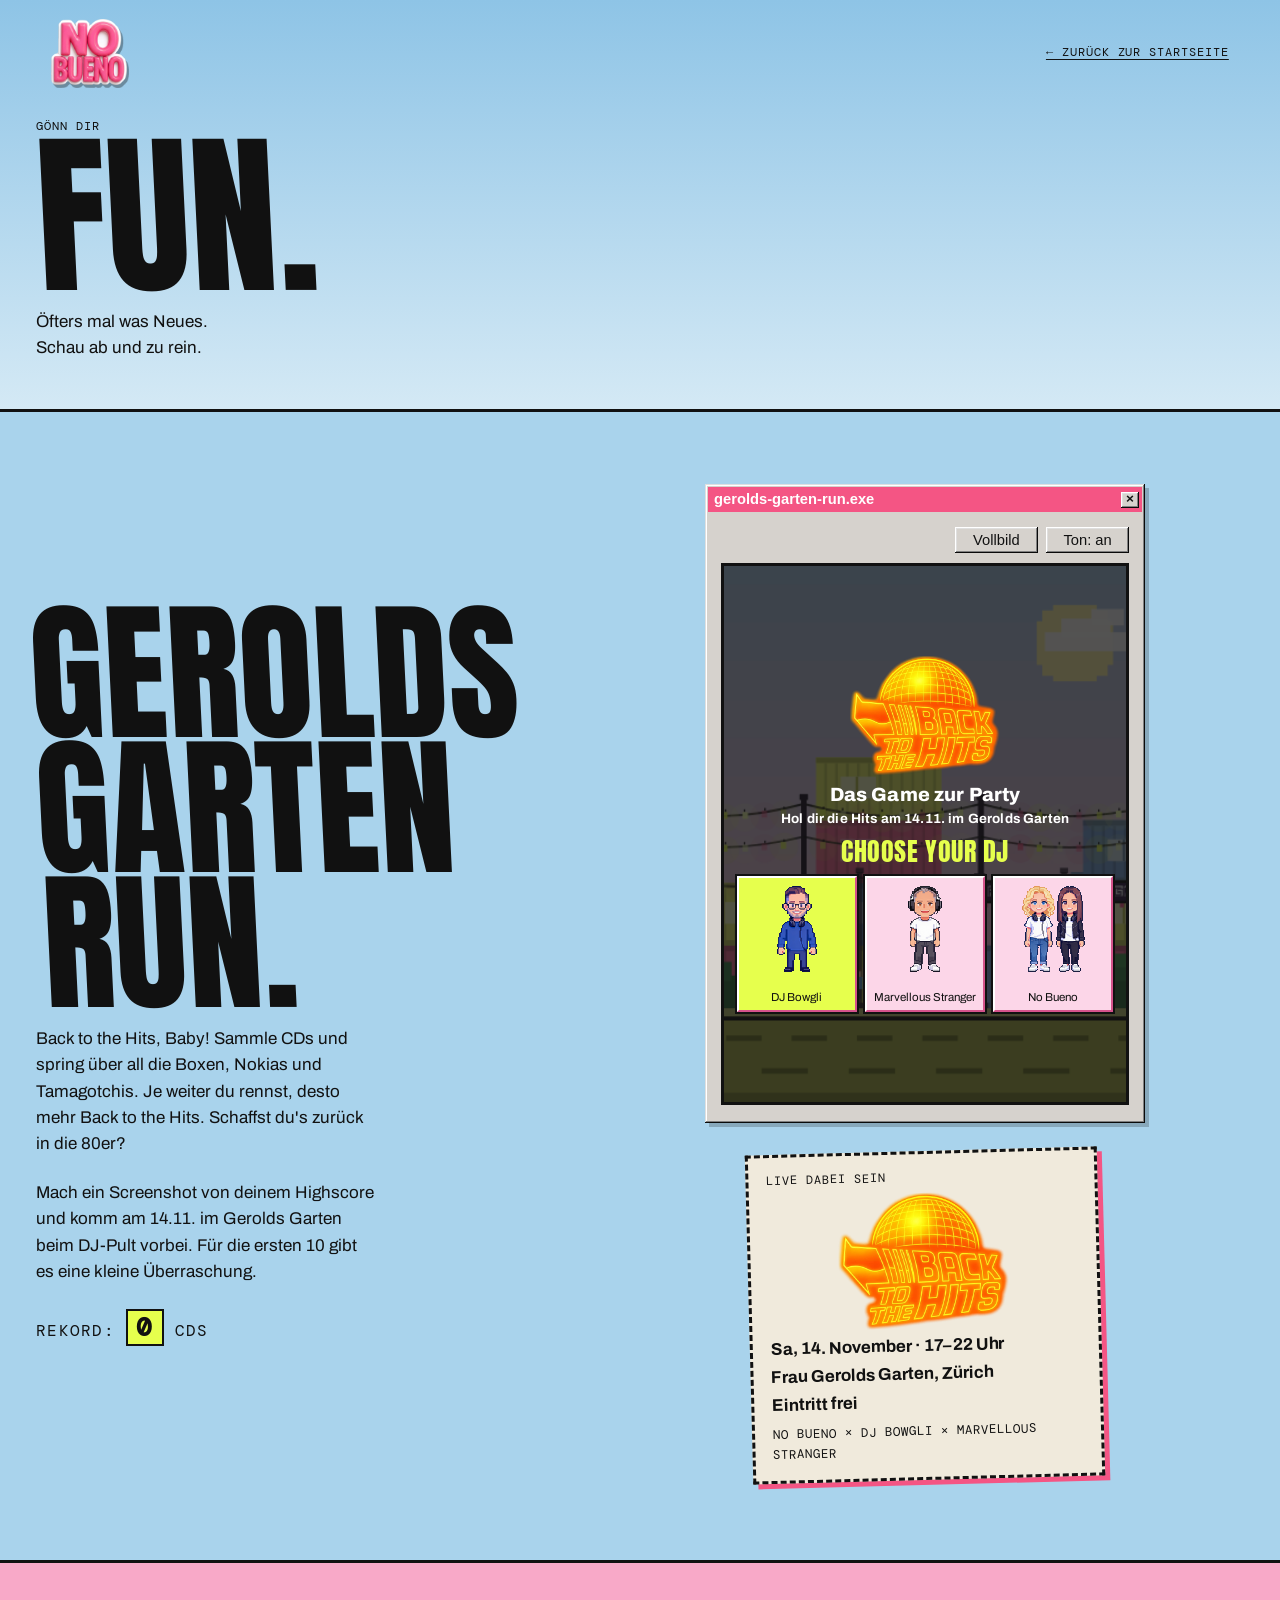
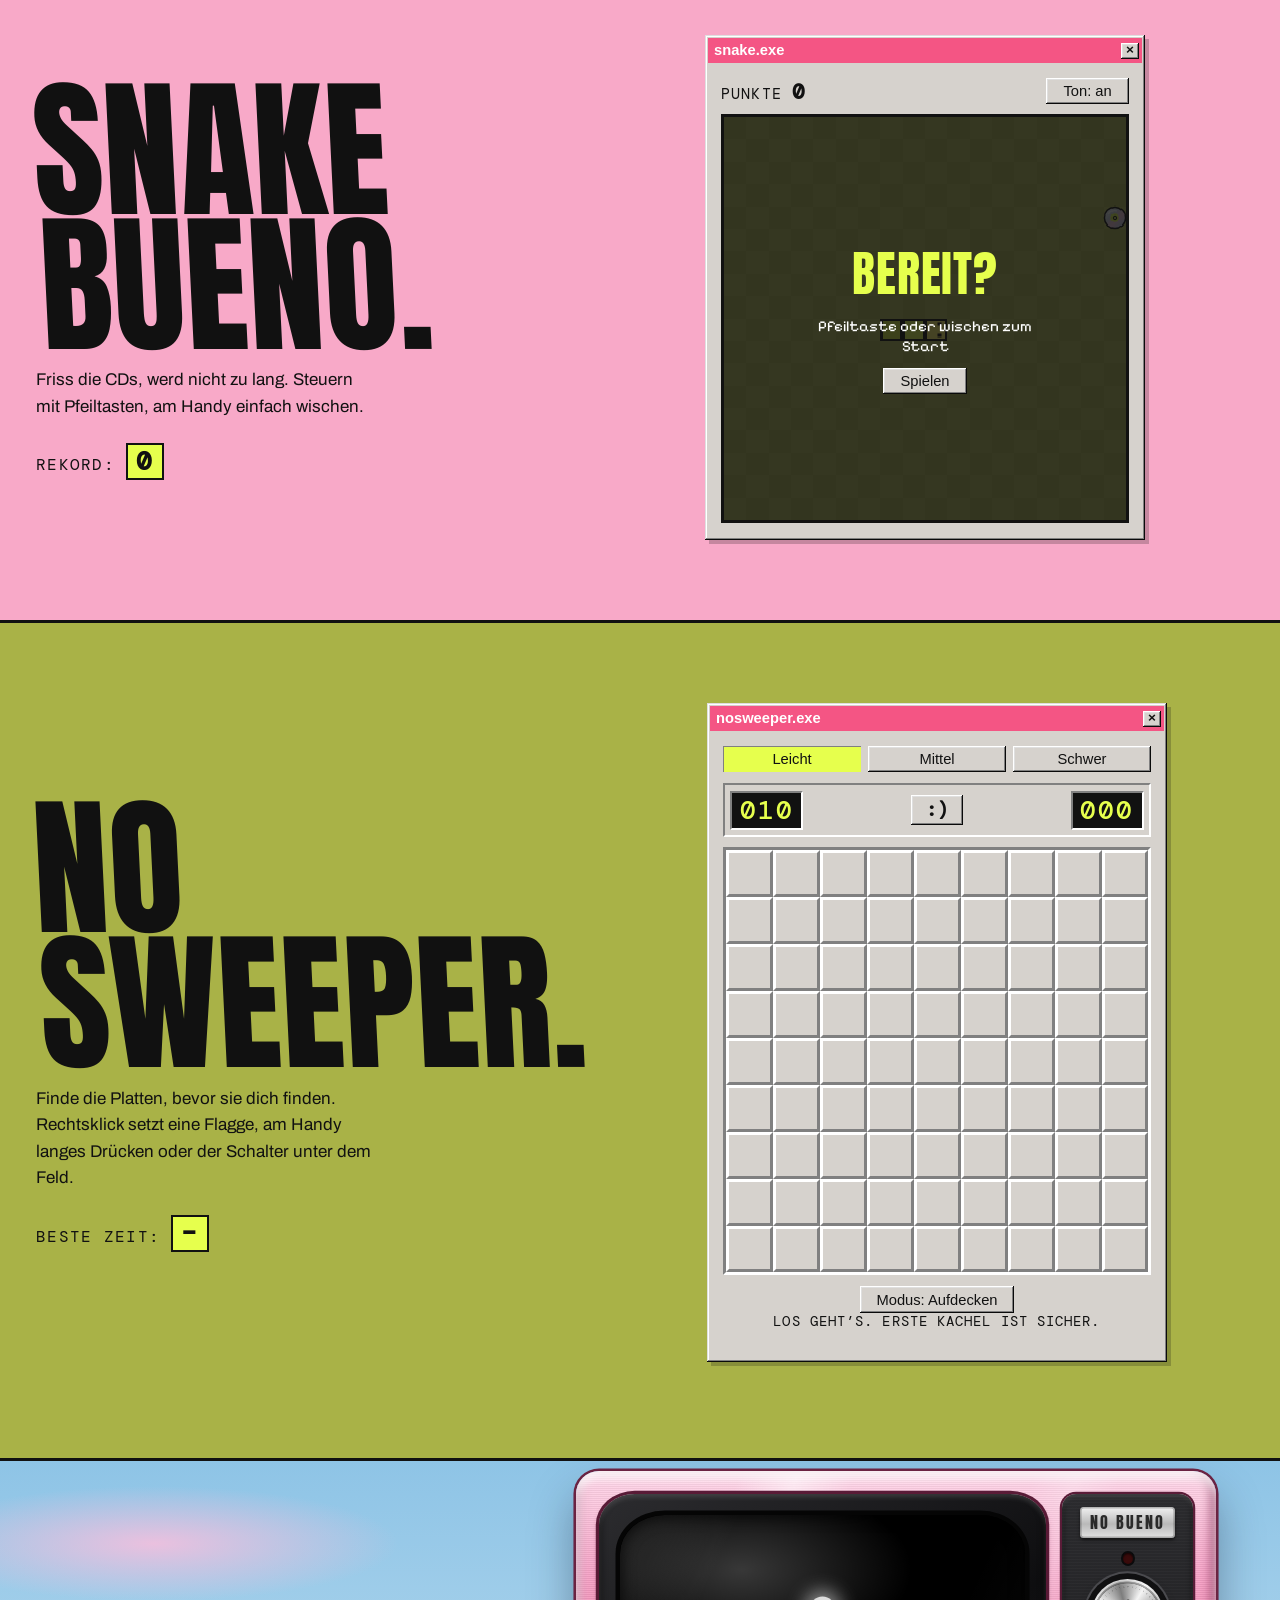
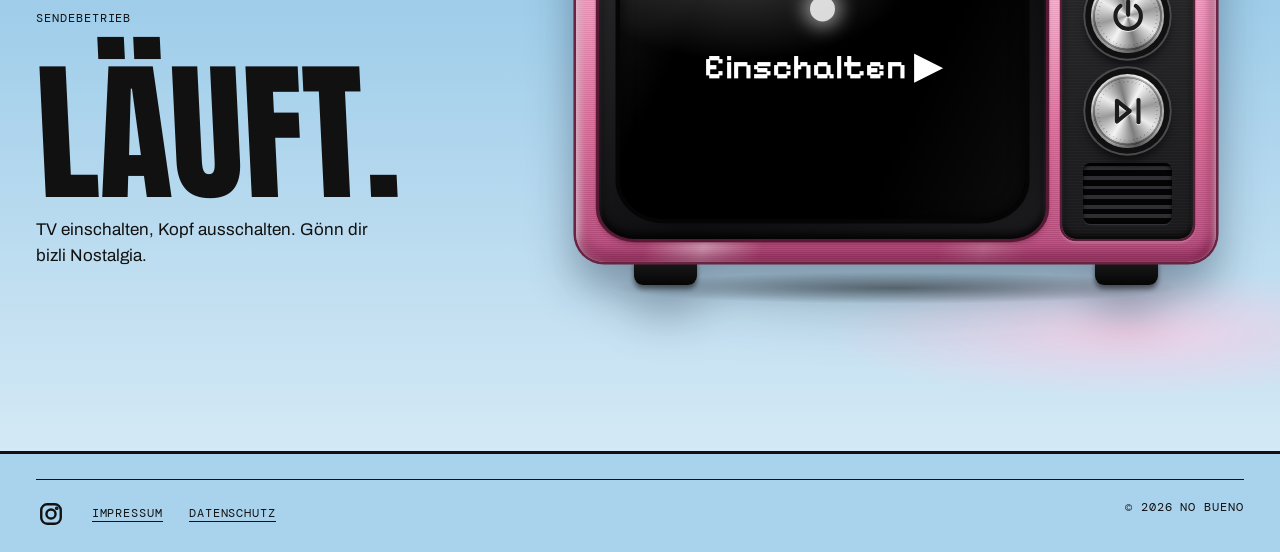
<file: fun.html>
<!doctype html>
<html lang="de-CH">
<head>
<meta charset="utf-8">
<meta name="viewport" content="width=device-width, initial-scale=1, viewport-fit=cover">
<meta name="color-scheme" content="only light">
<meta name="supported-color-schemes" content="light">
<meta name="claude:viewport-fit-sides" content="cover">
<title>Fun – No Bueno</title>
<meta name="description" content="Fun von No Bueno: Gerolds Garten Run, Snake, No Sweeper und Fernseher.">
<link rel="preload" href="fonts/anton-latin-400-normal.woff2" as="font" type="font/woff2" crossorigin>
<link rel="stylesheet" href="fonts.css">
<link rel="stylesheet" href="style.css">
</head>
<body class="snake-page fun-merged">
<div class="fun-top">
<header class="snake-top"><a class="logo-sticker" href="index.html" aria-label="No Bueno, zur Startseite"><img src="assets/sticker.webp" width="420" height="363" alt="No Bueno"></a><a class="mono snake-back" href="index.html">← zurück zur Startseite</a></header>
<div class="wrap fun-wrap">
  <span class="mono">Gönn dir</span>
  <h1 class="big-title fun-title">Fun.</h1>
  <p class="tv-lead fun-intro">Öfters mal was Neues.<br>Schau ab und zu rein.</p>
</div>
</div>

<!-- ============ GARTEN RUN ============ -->
<section class="run-sec" id="garten-run" aria-labelledby="run-title">
  <div class="wrap snake-grid">
    <div class="snake-copy">
      <h2 class="big-title" id="run-title">
        <span class="ln"><span class="ln-in" style="--i:0">Gerolds</span></span>
        <span class="ln"><span class="ln-in" style="--i:1">Garten</span></span>
        <span class="ln"><span class="ln-in" style="--i:2">Run.</span></span>
      </h2>
      <p class="tv-lead">Back to the Hits, Baby! Sammle CDs und spring über all die Boxen, Nokias und Tamagotchis. Je weiter du rennst, desto mehr Back to the Hits. Schaffst du's zurück in die 80er?</p>
      <p class="tv-lead">Mach ein Screenshot von deinem Highscore und komm am 14.11. im Gerolds Garten beim DJ-Pult vorbei. Für die ersten 10 gibt es eine kleine Überraschung.</p>
      <p class="snake-best mono">Rekord: <b id="run-best">0</b> CDs</p>
    </div>
    <div class="snake-stage">
      <div class="w95 run-win">
        <div class="w95-bar"><span class="t">gerolds-garten-run.exe</span><span class="w95-ctrl" aria-hidden="true"><span>_</span><span>×</span></span></div>
        <div class="w95-body">
          <div class="snake-hud mono"><button type="button" class="b95" id="run-full" aria-pressed="false">Vollbild</button><button type="button" class="b95" id="run-mute" aria-pressed="false">Ton: an</button></div>
          <div class="run-board">
            <canvas id="run-cv" tabindex="0" aria-label="Gerolds Garten Run, ein Spiel: tippen oder Leertaste zum Springen."></canvas>
            <div class="run-ov" id="run-ov">
              <div class="run-pick" id="run-select">
                <img class="run-s-logo" src="assets/run/btth-logo.webp" width="540" height="428" alt="Back to the Hits">
                <span class="run-s-tag"><span class="run-s-t1">Das Game zur Party</span><span class="run-s-t2">Hol dir die Hits am 14.11. im Gerolds Garten</span></span>
                <b>Choose your DJ</b>
                <div class="run-chars">
                  <button type="button" data-run-char="bowgli" aria-label="DJ Bowgli"><img src="assets/run/bowgli.webp" width="52" height="112" alt=""><span>DJ Bowgli</span></button>
                  <button type="button" data-run-char="stranger" aria-label="Marvellous Stranger"><img src="assets/run/stranger.webp" width="43" height="112" alt=""><span>Marvellous Stranger</span></button>
                  <button type="button" data-run-char="nobueno" aria-label="No Bueno, beide zusammen"><img src="assets/run/nobueno.webp" width="82" height="112" alt=""><span>No Bueno</span></button>
                </div>
              </div>
              <div class="run-over" id="run-over" hidden>
                <img class="run-o-logo" src="assets/run/btth-logo.webp" width="540" height="428" alt="Back to the Hits">
                <span class="run-o-line" id="run-o-line"></span>
                <span class="mono run-o-stats"><b id="run-o-recs">0</b> CDs · <b id="run-o-dist">0 m</b> · Rekord <b id="run-o-best">0</b></span>
                <span class="run-o-cta">Mach ein Screenshot von deinem Highscore und zeig ihn am 14.11. beim&nbsp;DJ&#8209;Pult.<br>Die ersten 10 kriegen eine Überraschung.</span>
                <div class="run-btns">
                  <button type="button" class="b95" id="run-again">Nochmal</button>
                  <button type="button" class="b95" id="run-change">Change DJ</button>
                </div>
                              </div>
              <div class="run-pause" hidden><b>Pause</b><span>Tippen zum Weiterspielen</span></div>
            </div>
          </div>
        </div>
      </div>
      <div class="run-ticket" aria-label="Party-Info">
        <span class="mono run-t-k">Live dabei sein</span>
        <img class="run-t-logo" src="assets/run/btth-logo.webp" width="540" height="428" alt="Back to the Hits">
        <span class="run-t-l">Sa, 14. November · 17–22 Uhr</span>
        <span class="run-t-l">Frau Gerolds Garten, Zürich</span>
        <span class="run-t-l">Eintritt frei</span>
        <span class="mono run-t-s">No Bueno × DJ Bowgli × Marvellous Stranger</span>
      </div>
    </div>
  </div>
</section>

<!-- ============ SNAKE ============ -->
<section class="snake-sec" id="snake" aria-labelledby="snake-title">
  <div class="wrap snake-grid">
    <div class="snake-copy">
      <h2 class="big-title" id="snake-title">
        <span class="ln"><span class="ln-in" style="--i:0">Snake</span></span>
        <span class="ln"><span class="ln-in" style="--i:1">Bueno.</span></span>
      </h2>
      <p class="tv-lead">Friss die CDs, werd nicht zu lang. Steuern mit Pfeiltasten, am Handy einfach wischen.</p>
      <p class="snake-best mono">Rekord: <b id="snake-best-out">0</b></p>
    </div>
    <div class="snake-stage">
      <div class="w95 snake-win">
        <div class="w95-bar"><span class="t">snake.exe</span><span class="w95-ctrl" aria-hidden="true"><span>_</span><span>×</span></span></div>
        <div class="w95-body">
          <div class="snake-hud mono" aria-live="off">
            <span>Punkte <b id="snake-score">0</b></span>
            <button type="button" class="b95" id="snake-mute" aria-pressed="false">Ton: an</button>
          </div>
          <div class="snake-board">
            <canvas id="snake-cv" width="360" height="360" tabindex="0" aria-label="Snake-Spielfeld. Steuerung mit Pfeiltasten."></canvas>
            <div class="snake-ov" id="snake-ov">
              <b id="snake-ov-title">bereit?</b>
              <span id="snake-ov-sub">Pfeiltaste oder wischen zum Start</span>
              <button type="button" class="b95" id="snake-go">Spielen</button>
            </div>
          </div>
          <div class="snake-pad" aria-label="Steuerkreuz">
            <button type="button" data-dir="up" aria-label="hoch">▲</button>
            <button type="button" data-dir="left" aria-label="links">◀</button>
            <button type="button" data-dir="down" aria-label="runter">▼</button>
            <button type="button" data-dir="right" aria-label="rechts">▶</button>
          </div>
        </div>
      </div>
    </div>
  </div>
</section>

<!-- ============ NO SWEEPER ============ -->
<section class="sweep-sec" id="nosweeper" aria-labelledby="sweep-title">
  <div class="wrap snake-grid">
    <div class="snake-copy">
      <h2 class="big-title" id="sweep-title">
        <span class="ln"><span class="ln-in" style="--i:0">No</span></span>
        <span class="ln"><span class="ln-in" style="--i:1">Sweeper.</span></span>
      </h2>
      <p class="tv-lead">Finde die Platten, bevor sie dich finden. Rechtsklick setzt eine Flagge, am Handy langes Drücken oder der Schalter unter dem Feld.</p>
      <p class="snake-best mono">Beste Zeit: <b id="sw-best">–</b></p>
    </div>
    <div class="snake-stage">
      <div class="w95 sweep-win">
        <div class="w95-bar"><span class="t">nosweeper.exe</span><span class="w95-ctrl" aria-hidden="true"><span>×</span></span></div>
        <div class="w95-body">
          <div class="sw-levels" role="group" aria-label="Schwierigkeit">
            <button type="button" class="b95" data-sw-level="leicht" aria-pressed="true">Leicht</button>
            <button type="button" class="b95" data-sw-level="mittel" aria-pressed="false">Mittel</button>
            <button type="button" class="b95" data-sw-level="schwer" aria-pressed="false">Schwer</button>
          </div>
          <div class="sw-hud">
            <span class="sw-led" id="sw-count" aria-label="Minen übrig">010</span>
            <button type="button" class="b95 sw-face" id="sw-face" aria-label="Neues Spiel">:)</button>
            <span class="sw-led" id="sw-time" aria-label="Zeit">000</span>
          </div>
          <div class="sw-wrap"><div class="sw-board" id="sw-board" role="grid" aria-label="No-Sweeper-Spielfeld"></div></div>
          <div class="sw-foot">
            <button type="button" class="b95" id="sw-mode" aria-pressed="false">Modus: Aufdecken</button>
          </div>
          <p class="sw-status mono" id="sw-status" aria-live="polite"></p>
        </div>
      </div>
    </div>
  </div>
</section>

<!-- ============ TV ============ -->
<section class="tv-sec" id="tv" aria-labelledby="tv-title">
  <div class="wrap tv-grid">
    <div class="tv-copy">
      <span class="mono">Sendebetrieb</span>
      <h2 class="big-title" id="tv-title" data-lines>
        <span class="ln"><span class="ln-in" style="--i:0">Läuft.</span></span>
      </h2>
      <p class="tv-lead reveal reveal--soft">TV einschalten, Kopf ausschalten. Gönn dir bizli Nostalgia.</p>
      <a class="tv-yt b95" id="tv-yt" href="#" target="_blank" rel="noopener" hidden>Auf YouTube ansehen ↗</a>
    </div>

    <div class="px" data-speed="0.03">
      <div class="tv reveal reveal--pop" id="crt" data-state="off">
        <div class="tv-body">
          <div class="tv-bezel">
            <div class="tv-screen" id="tv-screen">
              <canvas id="tv-noise" width="160" height="120" aria-hidden="true"></canvas>
              <div class="tv-bars" id="tv-bars" aria-hidden="true"><span id="tv-bars-msg">NO SIGNAL</span><i class="l" id="tv-bars-clock">00:00</i><i class="r">00-00-00</i></div>
              <div class="tv-frame" id="tv-frame"></div>
              <div class="tv-osd" id="tv-osd" aria-hidden="true"></div>
              <button class="tv-start" type="button" id="tv-start">Einschalten ▶</button>
              <div class="tv-glass" aria-hidden="true"></div>
            </div>
          </div>
          <div class="tv-side">
            <span class="tv-brand" aria-hidden="true">NO BUENO</span>
            <span class="tv-led" aria-hidden="true"></span>
            <div class="tv-knobs">
              <button class="knob" type="button" id="tv-power" aria-pressed="false" aria-label="Fernseher ein- oder ausschalten"><svg viewBox="0 0 24 24" aria-hidden="true"><path d="M7.2 5.6a8 8 0 1 0 9.6 0"/><path d="M12 2.8v8.4"/></svg></button>
              <button class="knob" type="button" id="tv-ch" aria-label="Nächster Kanal"><svg viewBox="0 0 24 24" aria-hidden="true"><path d="M5 5.5l8 6.5-8 6.5z"/><path d="M18.5 5v14"/></svg></button>
            </div>
            <div class="tv-labels mono" aria-hidden="true"><span>POWER</span><span>KANAL</span></div>
            <div class="tv-grille" aria-hidden="true"></div>
          </div>
        </div>
        <div class="tv-feet" aria-hidden="true"><i></i><i></i></div>
      </div>
    </div>
  </div>
</section>

<footer class="stay">
  <div class="wrap">
    <div class="foot-links mono">
      <ul>
        <li><a class="ig-ico" href="https://www.instagram.com/no.bueno.music" rel="noopener" aria-label="Instagram: @no.bueno.music" title="@no.bueno.music"><svg viewBox="0 0 24 24" width="26" height="26" fill="none" stroke="currentColor" stroke-width="2.2" stroke-linecap="round" stroke-linejoin="round" aria-hidden="true"><rect x="3" y="3" width="18" height="18" rx="5.5"/><circle cx="12" cy="12" r="4.2"/><circle cx="17.3" cy="6.7" r="0.6" fill="currentColor"/></svg></a></li>
        <li><a href="impressum.html">Impressum</a></li>
        <li><a href="datenschutz.html">Datenschutz</a></li>
      </ul>
      <span>© <span id="year">2026</span> No Bueno</span>
    </div>
  </div>
</footer>

<div class="w95 toast" id="toast" role="status" aria-live="polite" hidden>
  <div class="w95-bar"><span class="t" id="toast-title">fehler.exe</span><button class="x" type="button" id="toast-x" aria-label="Schliessen">×</button></div>
  <div class="w95-body">
    <div class="row"><span class="info" aria-hidden="true">!</span><p id="toast-msg"></p></div>
    <div class="btns"><a class="b95" id="toast-ok" href="#kontakt">ok</a></div>
  </div>
</div>

<script src="script.js"></script>
<script src="garten-run.js"></script>
<script src="snake.js"></script>
<script src="nosweeper.js"></script>
</body>
</html>
</file>
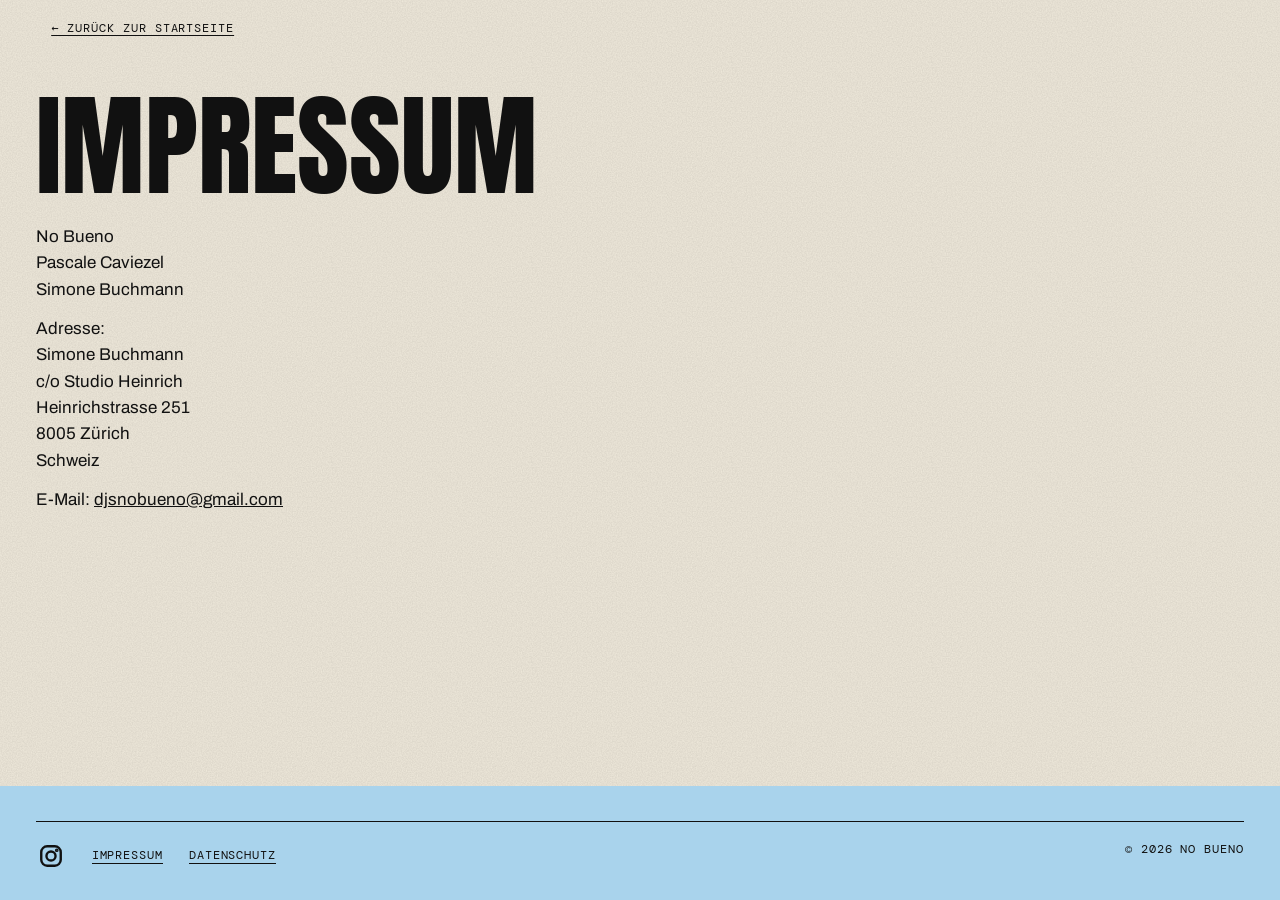
<file: impressum.html>
<!doctype html>
<html lang="de-CH">
<head>
<meta charset="utf-8">
<meta name="viewport" content="width=device-width, initial-scale=1, viewport-fit=cover">
<meta name="color-scheme" content="only light">
<meta name="supported-color-schemes" content="light">
<title>Impressum – No Bueno</title>
<meta name="robots" content="noindex">
<link rel="preload" href="fonts/anton-latin-400-normal.woff2" as="font" type="font/woff2" crossorigin>
<link rel="stylesheet" href="fonts.css">
<link rel="stylesheet" href="style.css">
</head>
<body class="legal paper">
<header class="snake-top"><a class="mono snake-back" href="index.html">← zurück zur Startseite</a></header>
<main>
  <div class="wrap">
    <article>
      <h1>Impressum</h1>
      <p>No Bueno<br>
      Pascale Caviezel<br>
      Simone Buchmann</p>
      <p>Adresse:<br>
      Simone Buchmann<br>
      c/o Studio Heinrich<br>
      Heinrichstrasse 251<br>
      8005 Zürich<br>
      Schweiz</p>
      <p>E-Mail: <a href="mailto:djsnobueno@gmail.com">djsnobueno@gmail.com</a></p>
    </article>
  </div>
</main>
<footer class="stay">
  <div class="wrap">
    <div class="foot-links mono">
      <ul>
        <li><a class="ig-ico" href="https://www.instagram.com/no.bueno.music" rel="noopener" aria-label="Instagram: @no.bueno.music" title="@no.bueno.music"><svg viewBox="0 0 24 24" width="26" height="26" fill="none" stroke="currentColor" stroke-width="2.2" stroke-linecap="round" stroke-linejoin="round" aria-hidden="true"><rect x="3" y="3" width="18" height="18" rx="5.5"/><circle cx="12" cy="12" r="4.2"/><circle cx="17.3" cy="6.7" r="0.6" fill="currentColor"/></svg></a></li>
        <li><a href="impressum.html">Impressum</a></li>
        <li><a href="datenschutz.html">Datenschutz</a></li>
      </ul>
      <span>© <span id="year">2026</span> No Bueno</span>
    </div>
  </div>
</footer>
</body>
</html>
</file>
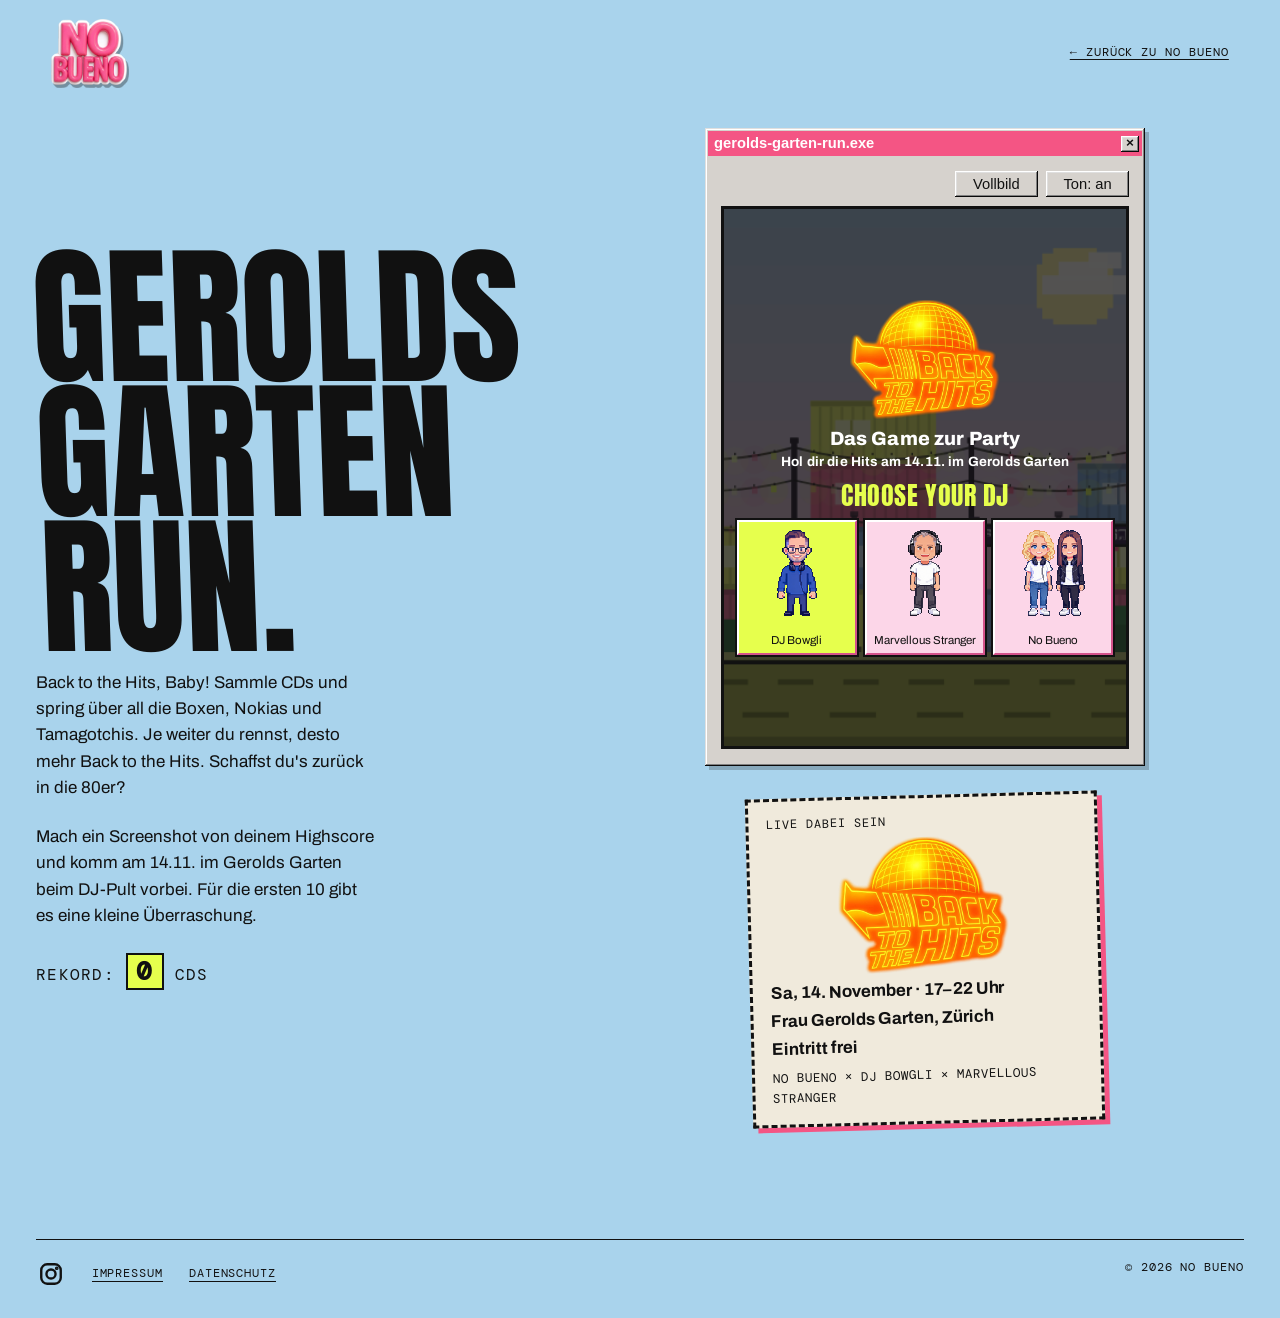
<file: run.html>
<!doctype html>
<html lang="de-CH">
<head>
<meta charset="utf-8">
<meta name="viewport" content="width=device-width, initial-scale=1, viewport-fit=cover">
<meta name="color-scheme" content="only light">
<meta name="supported-color-schemes" content="light">
<meta name="claude:viewport-fit-sides" content="cover">
<title>Gerolds Garten Run – No Bueno</title>
<meta name="description" content="Gerolds Garten Run: Das Game zur Party. Back to the Hits, Sa 14.11. im Frau Gerolds Garten, Zürich. Sammle CDs und renn zurück in die 80er.">
<meta property="og:title" content="Gerolds Garten Run – No Bueno">
<meta property="og:description" content="Das Game zur Party: Back to the Hits, Sa 14.11., Frau Gerolds Garten.">
<link rel="preload" href="fonts/anton-latin-400-normal.woff2" as="font" type="font/woff2" crossorigin>
<link rel="stylesheet" href="fonts.css">
<link rel="stylesheet" href="style.css">
</head>
<body class="snake-page run-page">
<div class="fun-top run-top">
<header class="snake-top"><a class="logo-sticker" href="index.html" aria-label="No Bueno, zur Startseite"><img src="assets/sticker.webp" width="420" height="363" alt="No Bueno"></a><a class="mono snake-back" href="index.html">← zurück zu No Bueno</a></header>
</div>

<!-- ============ GARTEN RUN ============ -->
<section class="run-sec" id="garten-run" aria-labelledby="run-title">
  <div class="wrap snake-grid">
    <div class="snake-copy">
      <h1 class="big-title" id="run-title">
        <span class="ln"><span class="ln-in" style="--i:0">Gerolds</span></span>
        <span class="ln"><span class="ln-in" style="--i:1">Garten</span></span>
        <span class="ln"><span class="ln-in" style="--i:2">Run.</span></span>
      </h1>
      <p class="tv-lead">Back to the Hits, Baby! Sammle CDs und spring über all die Boxen, Nokias und Tamagotchis. Je weiter du rennst, desto mehr Back to the Hits. Schaffst du's zurück in die 80er?</p>
      <p class="tv-lead">Mach ein Screenshot von deinem Highscore und komm am 14.11. im Gerolds Garten beim DJ-Pult vorbei. Für die ersten 10 gibt es eine kleine Überraschung.</p>
      <p class="snake-best mono">Rekord: <b id="run-best">0</b> CDs</p>
    </div>
    <div class="snake-stage">
      <div class="w95 run-win">
        <div class="w95-bar"><span class="t">gerolds-garten-run.exe</span><span class="w95-ctrl" aria-hidden="true"><span>_</span><span>×</span></span></div>
        <div class="w95-body">
          <div class="snake-hud mono"><button type="button" class="b95" id="run-full" aria-pressed="false">Vollbild</button><button type="button" class="b95" id="run-mute" aria-pressed="false">Ton: an</button></div>
          <div class="run-board">
            <canvas id="run-cv" tabindex="0" aria-label="Gerolds Garten Run, ein Spiel: tippen oder Leertaste zum Springen."></canvas>
            <div class="run-ov" id="run-ov">
              <div class="run-pick" id="run-select">
                <img class="run-s-logo" src="assets/run/btth-logo.webp" width="540" height="428" alt="Back to the Hits">
                <span class="run-s-tag"><span class="run-s-t1">Das Game zur Party</span><span class="run-s-t2">Hol dir die Hits am 14.11. im Gerolds Garten</span></span>
                <b>Choose your DJ</b>
                <div class="run-chars">
                  <button type="button" data-run-char="bowgli" aria-label="DJ Bowgli"><img src="assets/run/bowgli.webp" width="52" height="112" alt=""><span>DJ Bowgli</span></button>
                  <button type="button" data-run-char="stranger" aria-label="Marvellous Stranger"><img src="assets/run/stranger.webp" width="43" height="112" alt=""><span>Marvellous Stranger</span></button>
                  <button type="button" data-run-char="nobueno" aria-label="No Bueno, beide zusammen"><img src="assets/run/nobueno.webp" width="82" height="112" alt=""><span>No Bueno</span></button>
                </div>
              </div>
              <div class="run-over" id="run-over" hidden>
                <img class="run-o-logo" src="assets/run/btth-logo.webp" width="540" height="428" alt="Back to the Hits">
                <span class="run-o-line" id="run-o-line"></span>
                <span class="mono run-o-stats"><b id="run-o-recs">0</b> CDs · <b id="run-o-dist">0 m</b> · Rekord <b id="run-o-best">0</b></span>
                <span class="run-o-cta">Mach ein Screenshot von deinem Highscore und zeig ihn am 14.11. beim&nbsp;DJ&#8209;Pult.<br>Die ersten 10 kriegen eine Überraschung.</span>
                <div class="run-btns">
                  <button type="button" class="b95" id="run-again">Nochmal</button>
                  <button type="button" class="b95" id="run-change">Change DJ</button>
                </div>
                              </div>
              <div class="run-pause" hidden><b>Pause</b><span>Tippen zum Weiterspielen</span></div>
            </div>
          </div>
        </div>
      </div>
      <div class="run-ticket" aria-label="Party-Info">
        <span class="mono run-t-k">Live dabei sein</span>
        <img class="run-t-logo" src="assets/run/btth-logo.webp" width="540" height="428" alt="Back to the Hits">
        <span class="run-t-l">Sa, 14. November · 17–22 Uhr</span>
        <span class="run-t-l">Frau Gerolds Garten, Zürich</span>
        <span class="run-t-l">Eintritt frei</span>
        <span class="mono run-t-s">No Bueno × DJ Bowgli × Marvellous Stranger</span>
      </div>
    </div>
  </div>
</section>

<footer class="stay">
  <div class="wrap">
    <div class="foot-links mono">
      <ul>
        <li><a class="ig-ico" href="https://www.instagram.com/no.bueno.music" rel="noopener" aria-label="Instagram: @no.bueno.music" title="@no.bueno.music"><svg viewBox="0 0 24 24" width="26" height="26" fill="none" stroke="currentColor" stroke-width="2.2" stroke-linecap="round" stroke-linejoin="round" aria-hidden="true"><rect x="3" y="3" width="18" height="18" rx="5.5"/><circle cx="12" cy="12" r="4.2"/><circle cx="17.3" cy="6.7" r="0.6" fill="currentColor"/></svg></a></li>
        <li><a href="impressum.html">Impressum</a></li>
        <li><a href="datenschutz.html">Datenschutz</a></li>
      </ul>
      <span>© <span id="year">2026</span> No Bueno</span>
    </div>
  </div>
</footer>

<div class="w95 toast" id="toast" role="status" aria-live="polite" hidden>
  <div class="w95-bar"><span class="t" id="toast-title">fehler.exe</span><button class="x" type="button" id="toast-x" aria-label="Schliessen">×</button></div>
  <div class="w95-body">
    <div class="row"><span class="info" aria-hidden="true">!</span><p id="toast-msg"></p></div>
    <div class="btns"><a class="b95" id="toast-ok" href="#kontakt">ok</a></div>
  </div>
</div>

<script src="script.js"></script>
<script src="garten-run.js"></script>
</body>
</html>
</file>
<file: fonts.css>
/* Selbst gehostete Schriften (OFL-Lizenz, via Fontsource) */
@font-face{font-family:'Anton';font-style:normal;font-weight:400;font-display:swap;src:url('fonts/anton-latin-400-normal.woff2') format('woff2');}
@font-face{font-family:'Archivo';font-style:normal;font-weight:400;font-display:swap;src:url('fonts/archivo-latin-400-normal.woff2') format('woff2');}
@font-face{font-family:'Archivo';font-style:normal;font-weight:500;font-display:swap;src:url('fonts/archivo-latin-500-normal.woff2') format('woff2');}
@font-face{font-family:'Archivo';font-style:normal;font-weight:700;font-display:swap;src:url('fonts/archivo-latin-700-normal.woff2') format('woff2');}
@font-face{font-family:'Archivo';font-style:normal;font-weight:800;font-display:swap;src:url('fonts/archivo-latin-800-normal.woff2') format('woff2');}
@font-face{font-family:'Caveat';font-style:normal;font-weight:600;font-display:swap;src:url('fonts/caveat-latin-600-normal.woff2') format('woff2');}
@font-face{font-family:'DM Mono';font-style:normal;font-weight:400;font-display:swap;src:url('fonts/dm-mono-latin-400-normal.woff2') format('woff2');}
@font-face{font-family:'DM Mono';font-style:normal;font-weight:500;font-display:swap;src:url('fonts/dm-mono-latin-500-normal.woff2') format('woff2');}
@font-face{font-family:'Pixelify Sans';font-style:normal;font-weight:400;font-display:swap;src:url('fonts/pixelify-sans-latin-400-normal.woff2') format('woff2');}
@font-face{font-family:'Pixelify Sans';font-style:normal;font-weight:600;font-display:swap;src:url('fonts/pixelify-sans-latin-600-normal.woff2') format('woff2');}
</file>
<file: style.css>
/* Layout concept: a cut-and-paste zine. Giant black condensed type on sky, pool-tile pink, lime and paper bands, with stickers, tape, scribbles and Win95 pop-ups pasted on top. */
:root {
  --sky: #a9d3ec;
  --sky-2: #d4e9f5;
  --pink: #f8a9c8;
  --brand: #f45584;
  --lime: #e6ff4d;
  --olive: #a9b247;
  --ink: #111111;
  --paper: #f0eadc;
  --grey: #c9c8c2;
  --navy: #2c2a6b;
  --lilac: #fcd6e8;
  --lilac-d: #d4538b;
  --butter: #f6e68a;

  --display: 'Anton', 'Arial Narrow', Impact, sans-serif;
  --body: 'Archivo', 'Helvetica Neue', Arial, sans-serif;
  --hand: 'Caveat', 'Segoe Script', 'Bradley Hand', cursive;
  --mono: 'DM Mono', ui-monospace, 'SF Mono', Menlo, Consolas, monospace;
  --pixel: 'Pixelify Sans', 'Courier New', monospace;

  --ease: cubic-bezier(0.2, 0.8, 0.2, 1);
  --gutter-l: max(16px, env(safe-area-inset-left, 0px));
  --gutter-r: max(16px, env(safe-area-inset-right, 0px));

  --noise: url("data:image/svg+xml,%3Csvg xmlns='http://www.w3.org/2000/svg' width='200' height='200'%3E%3Cfilter id='n'%3E%3CfeTurbulence type='fractalNoise' baseFrequency='.8' numOctaves='2' stitchTiles='stitch'/%3E%3CfeColorMatrix values='0 0 0 0 0 0 0 0 0 0 0 0 0 0 0 0 0 0 .1 0'/%3E%3C/filter%3E%3Crect width='100%25' height='100%25' filter='url(%23n)'/%3E%3C/svg%3E");
}

*, *::before, *::after { box-sizing: border-box; }
[hidden] { display: none !important; }
html { scroll-behavior: smooth; }

body {
  margin: 0;
  background: var(--paper);
  color: var(--ink);
  font-family: var(--body);
  font-size: 1.0625rem;
  line-height: 1.55;
  -webkit-font-smoothing: antialiased;
  overflow-x: hidden;
}
img { display: block; max-width: 100%; height: auto; }
a { color: inherit; }
:focus-visible { outline: 3px solid var(--ink); outline-offset: 3px; }
.sr-only { position: absolute; width: 1px; height: 1px; padding: 0; margin: -1px; overflow: hidden; clip: rect(0, 0, 0, 0); white-space: nowrap; border: 0; }

.wrap { width: 100%; max-width: 1240px; margin-inline: auto; padding-left: var(--gutter-l); padding-right: var(--gutter-r); }
.mono { font-family: var(--mono); font-size: 0.74rem; letter-spacing: 0.08em; text-transform: uppercase; }
.hand { font-family: var(--hand); font-weight: 600; line-height: 1; }
.paper { background-color: var(--paper); background-image: var(--noise); }

/* ---------- scribbles ---------- */
.scribble { fill: none; stroke: var(--ink); stroke-width: 3; stroke-linecap: round; stroke-linejoin: round; vector-effect: non-scaling-stroke; }
.scribble--lime { stroke: #c9e51c; stroke-width: 7; }
.scribble--pink { stroke: var(--brand); stroke-width: 4; }
.circled { position: relative; display: inline-block; z-index: 0; }
.circled > svg { position: absolute; inset: -22% -10%; width: 120%; height: 144%; left: -10%; top: -22%; overflow: visible; pointer-events: none; z-index: -1; }
.hl { background: linear-gradient(transparent 18%, var(--lime) 18% 92%, transparent 92%); padding: 0 0.15em; -webkit-box-decoration-break: clone; box-decoration-break: clone; }

/* ---------- buttons ---------- */
.btn {
  display: inline-flex; align-items: center; gap: 0.9rem;
  font-family: var(--body); font-weight: 700; font-size: 0.8rem; letter-spacing: 0.12em; text-transform: uppercase;
  background: var(--ink); color: #fff; border: 2px solid var(--ink); padding: 1rem 1.5rem;
  text-decoration: none; cursor: pointer;
  transition: background 0.15s ease, color 0.15s ease;
}
.btn svg { width: 1.6em; height: 1em; flex: none; stroke: currentColor; fill: none; stroke-width: 2; }
.btn:hover { background: var(--lime); color: var(--ink); }
.btn--ghost { background: transparent; color: var(--ink); }
.btn--ghost:hover { background: var(--ink); color: #fff; }

.tag-lime {
  display: inline-block; background: var(--lime); color: var(--ink);
  padding: 0.35rem 0.65rem; rotate: -2deg; box-shadow: 3px 3px 0 var(--ink);
}

/* ---------- progress bar ---------- */
.progress { position: fixed; left: 0; right: 0; top: env(safe-area-inset-top, 0px); height: 6px; z-index: 90; pointer-events: none; }
.progress i { display: block; height: 100%; background: var(--ink); transform: scaleX(0); transform-origin: left; }

/* ---------- nav ---------- */
.nav { position: relative; z-index: 5; display: flex; flex-wrap: wrap; align-items: center; justify-content: space-between; gap: 0.7rem 2rem; padding-top: 1.4rem; padding-bottom: 0.6rem; }
.logo-text { font-family: var(--display); font-size: 1.7rem; text-transform: lowercase; text-decoration: none; letter-spacing: 0.01em; line-height: 1; }
.nav ul { list-style: none; margin: 0; padding: 0; display: flex; flex-wrap: wrap; gap: 0.3rem 1.8rem; }
.nav a.l { font-family: var(--mono); font-size: 0.76rem; letter-spacing: 0.08em; text-transform: uppercase; text-decoration: none; padding: 0.3rem 0; border-bottom: 2px solid transparent; }
.nav a.l:hover, .nav a.l[aria-current] { border-bottom-color: var(--ink); }

/* ---------- hero ---------- */
.hero {
  position: relative; overflow: hidden;
  padding-bottom: 6.5rem;
  background:
    radial-gradient(ellipse 340px 80px at 14% 16%, rgba(255, 190, 220, 0.85), transparent 72%),
    radial-gradient(ellipse 420px 90px at 62% 9%, rgba(255, 200, 226, 0.8), transparent 72%),
    radial-gradient(ellipse 360px 90px at 90% 44%, rgba(255, 190, 220, 0.7), transparent 72%),
    radial-gradient(ellipse 500px 120px at 30% 78%, rgba(255, 255, 255, 0.55), transparent 72%),
    linear-gradient(180deg, #8ec4e6, var(--sky-2));
}
.hero-grid { position: relative; display: grid; grid-template-columns: 1fr; gap: 2rem; padding-top: 1.6rem; }
.hero-copy { min-width: 0; position: relative; z-index: 2; }
.hero-copy .tag-lime { margin-bottom: 1.2rem; }
.mega { font-family: var(--display); font-weight: 400; text-transform: uppercase; line-height: 0.84; letter-spacing: -0.005em; margin: 0; font-size: clamp(6rem, 25vw, 17.5rem); }
.ln { display: block; overflow: hidden; padding-top: 0.05em; padding-bottom: 0.02em; margin-bottom: -0.02em; }
.ln-in { display: block; }
.hero-sub { font-family: var(--display); text-transform: uppercase; font-size: clamp(1.7rem, 5.2vw, 3rem); line-height: 1.02; margin: 1.6rem 0 0; max-width: 15ch; }
.hero-cta { display: flex; flex-wrap: wrap; align-items: center; gap: 1rem 1.6rem; margin-top: 2rem; }
.hero-cta .note { font-size: 1.6rem; rotate: -4deg; display: inline-flex; align-items: center; gap: 0.3rem; }
.hero-cta .note svg { width: 70px; height: 36px; }
.meta-row { display: flex; flex-wrap: wrap; gap: 0.8rem 2.6rem; margin-top: 2.6rem; }
.meta-row div { display: grid; gap: 0.1rem; }
.meta-row b { font-family: var(--mono); font-weight: 500; font-size: 0.8rem; text-transform: none; letter-spacing: 0; }

/* collage */
.collage { position: relative; display: grid; gap: 1.4rem; justify-items: center; min-width: 0; padding-top: 1rem; }
.px { position: relative; }
.px--pola { width: min(100%, 270px); }
.pola {
  background: none; padding: 0; width: min(100%, 270px); rotate: 3deg;
  filter: drop-shadow(0 14px 18px rgba(17, 17, 17, 0.3));
}
.pola img { width: 100%; }
.pola .cap { position: absolute; left: 0; right: 0; bottom: 6px; text-align: center; font-size: 1.35rem; }
.tape { position: absolute; width: 96px; height: 28px; background: rgba(230, 255, 77, 0.85); top: -13px; left: 50%; translate: -50% 0; rotate: -4deg; box-shadow: 0 1px 2px rgba(0, 0, 0, 0.15); }
.burst { position: relative; width: 136px; aspect-ratio: 1; display: grid; place-items: center; text-align: center; rotate: -10deg; }
.burst svg { position: absolute; inset: 0; width: 100%; height: 100%; overflow: visible; }
.burst span { position: relative; font-family: var(--display); text-transform: uppercase; font-size: 1.35rem; line-height: 0.95; }
.px--burst { position: absolute; top: -0.5rem; right: 6%; z-index: 3; }
.doodle { position: absolute; pointer-events: none; z-index: 1; }
.doodle svg { width: 100%; height: auto; overflow: visible; }

/* Win95 */
.w95 { background: var(--lilac); border: 2px solid; border-color: #fff var(--lilac-d) var(--lilac-d) #fff; outline: 1px solid var(--ink); box-shadow: 6px 6px 0 rgba(17, 17, 17, 0.25); padding: 3px; font-family: var(--pixel); font-size: 1rem; line-height: 1.35; min-width: 0; }
.w95-bar { display: flex; align-items: center; justify-content: space-between; gap: 0.6rem; padding: 0.2rem 0.3rem 0.2rem 0.5rem; background: var(--pink); color: var(--ink); }
.w95-bar .t { min-width: 0; overflow: hidden; white-space: nowrap; text-overflow: ellipsis; }
.w95-ctrl { display: flex; gap: 2px; flex: none; }
.w95-ctrl span { width: 17px; height: 17px; background: var(--lilac); color: var(--ink); border: 2px solid; border-color: #fff var(--lilac-d) var(--lilac-d) #fff; font-size: 0.7rem; line-height: 12px; text-align: center; }
.w95-body { margin-top: 3px; padding: 0.9rem 1rem 1rem; background: #fff1f7; border: 2px solid; border-color: var(--lilac-d) #fff #fff var(--lilac-d); }
.w95-body p { margin: 0 0 0.8rem; }
.w95 .row { display: flex; align-items: flex-start; gap: 0.7rem; }
.w95 .info { flex: none; width: 28px; height: 28px; border-radius: 50%; background: var(--lilac-d); color: #fff; display: grid; place-items: center; font-weight: 700; border: 2px solid var(--ink); }
.w95 .btns { display: flex; flex-wrap: wrap; gap: 0.5rem; }
.b95 {
  font-family: var(--pixel); font-size: 1rem; font-weight: 600; color: var(--ink); text-decoration: none; cursor: pointer;
  background: var(--lilac); padding: 0.25rem 1rem; border: 2px solid; border-color: #fff var(--ink) var(--ink) #fff;
  box-shadow: inset -1px -1px 0 var(--lilac-d);
}
.b95:hover { background: var(--lime); }
.b95:active { border-color: var(--ink) #fff #fff var(--ink); box-shadow: inset 1px 1px 0 var(--lilac-d); }
.px--pop { width: min(100%, 320px); rotate: -2deg; z-index: 2; }
.px--load { width: min(100%, 250px); rotate: 2deg; z-index: 2; }
.loader { height: 18px; border: 2px solid; border-color: var(--lilac-d) #fff #fff var(--lilac-d); background: #fff; padding: 1px; margin: 0.5rem 0 0.2rem; }
.loader i { display: block; height: 100%; width: 4%; background: repeating-linear-gradient(90deg, #f45584 0 8px, transparent 8px 10px); }

@media (min-width: 900px) {
  .hero-grid { grid-template-columns: 1.2fr 0.8fr; gap: 1rem; }
  .collage { display: block; min-height: 620px; padding-top: 0; }
  .px--pola { position: absolute; top: 10px; left: 50px; }
  .px--burst { top: -14px; right: 0; }
  .px--pop { position: absolute; top: 360px; left: -70px; }
  .px--load { position: absolute; top: 478px; right: 0; }
}

/* ---------- marquee ---------- */
.band-marquee { background: var(--olive); border-block: 3px solid var(--ink); overflow: hidden; position: relative; z-index: 3; rotate: -1.2deg; margin-block: -1.2rem 0; margin-inline: -3vw; }
.band-marquee .track { display: flex; width: max-content; will-change: transform; }
.band-marquee span { font-family: var(--display); text-transform: uppercase; font-size: clamp(2.2rem, 6.5vw, 4.4rem); line-height: 1; padding: 0.4rem 1.6rem 0.25rem; white-space: nowrap; }

/* ---------- about ---------- */
.about { position: relative; margin-top: -1.6rem; clip-path: polygon(0.0% 0.00%, 2.1% 0.33%, 4.2% 0.76%, 6.2% 0.52%, 8.3% 0.85%, 10.4% 0.88%, 12.5% 0.09%, 14.6% 0.02%, 16.7% 1.17%, 18.8% 0.36%, 20.8% 0.33%, 22.9% 1.39%, 25.0% 0.66%, 27.1% 1.17%, 29.2% 0.67%, 31.2% 0.89%, 33.3% 0.21%, 35.4% 0.89%, 37.5% 1.22%, 39.6% 0.73%, 41.7% 1.04%, 43.8% 0.94%, 45.8% 0.09%, 47.9% 1.06%, 50.0% 0.83%, 52.1% 0.42%, 54.2% 0.04%, 56.2% 1.21%, 58.3% 0.66%, 60.4% 1.01%, 62.5% 1.23%, 64.6% 1.00%, 66.7% 1.29%, 68.8% 0.55%, 70.8% 1.12%, 72.9% 0.62%, 75.0% 1.31%, 77.1% 1.23%, 79.2% 0.14%, 81.2% 0.19%, 83.3% 0.30%, 85.4% 1.35%, 87.5% 0.61%, 89.6% 0.88%, 91.7% 0.42%, 93.8% 0.71%, 95.8% 0.54%, 97.9% 0.49%, 100.0% 0.00%, 100% 100%, 0% 100%); display: grid; grid-template-columns: 1fr; }
.pool {
  position: relative; padding: 5rem var(--gutter-r) 4rem var(--gutter-l); overflow: hidden;
  background-color: var(--pink);
  background-image:
    linear-gradient(rgba(44, 42, 107, 0.55) 1.5px, transparent 1.5px),
    linear-gradient(90deg, rgba(44, 42, 107, 0.55) 1.5px, transparent 1.5px);
  background-size: 54px 54px;
}
.pool-inner { max-width: 560px; margin-left: auto; position: relative; }
.big-title { font-family: var(--display); font-weight: 400; text-transform: uppercase; font-size: clamp(4.4rem, 13vw, 9.5rem); line-height: 0.84; margin: 0; }
.pool .note { font-size: 1.7rem; margin-top: 1.4rem; rotate: -3deg; display: inline-block; background: var(--pink); padding: 0.1rem 0.5rem; }
.px--burst2 { position: absolute; right: 4%; bottom: 8%; }
.burst--sm { width: 112px; rotate: 9deg; }
.about-copy { padding: 4.5rem var(--gutter-r) 4rem var(--gutter-l); }
.about-copy-inner { max-width: 560px; }
.about-copy p { margin: 0 0 1rem; font-size: 1.08rem; }
.about-copy .lead { font-family: var(--display); text-transform: uppercase; font-size: clamp(1.6rem, 3.4vw, 2.2rem); line-height: 1.05; margin-bottom: 1.4rem; }
.topics { list-style: none; margin: 2rem 0 0; padding: 0; counter-reset: t; }
.topics li { display: flex; gap: 1.2rem; align-items: baseline; padding: 0.8rem 0; border-bottom: 1.5px solid var(--ink); position: relative; }
.topics li::before { counter-increment: t; content: "0" counter(t); font-family: var(--mono); font-size: 0.78rem; }
.topics li span { font-weight: 700; }
.topics .circled > svg { inset: -35% -14%; width: 128%; height: 170%; left: -14%; top: -35%; }
.label-card { margin-top: 2.4rem; background: #fff; border: 2px solid var(--ink); border-radius: 10px; padding: 1rem 1.1rem 1.1rem; max-width: 380px; rotate: -1.5deg; box-shadow: 4px 4px 0 rgba(17, 17, 17, 0.2); }
.label-card .row { display: flex; justify-content: space-between; gap: 1rem; padding: 0.35rem 0; border-bottom: 1px solid var(--ink); font-size: 0.92rem; }
.label-card .row b { text-align: right; font-weight: 700; }
.barcode { height: 44px; margin-top: 0.8rem; background: repeating-linear-gradient(90deg, var(--ink) 0 2px, transparent 2px 4px, var(--ink) 4px 5px, transparent 5px 8px, var(--ink) 8px 11px, transparent 11px 13px); }
@media (min-width: 860px) {
  .about { grid-template-columns: 1fr 1fr; }
  .pool { padding-top: 6rem; }
  .about-copy { padding-top: 6rem; }
}

/* ---------- contact ---------- */
.contact { background: var(--noise), var(--olive); position: relative; padding: 5.5rem 0 5rem; }
.contact-grid { display: grid; grid-template-columns: 1fr; gap: 3rem; align-items: start; }
.contact-side { min-width: 0; }
.contact .note { font-size: 1.8rem; rotate: -3deg; display: inline-flex; gap: 0.4rem; align-items: center; margin-top: 1.4rem; }
.contact .note svg { width: 80px; height: 40px; }
.mailbox { margin-top: 2rem; border: 2px solid var(--ink); background: #fff; padding: 1rem 1.1rem; display: grid; gap: 0.7rem; max-width: 420px; }
.mailbox .addr { font-family: var(--mono); font-size: 1rem; word-break: break-all; }
.mailbox-row { display: flex; flex-wrap: wrap; gap: 0.5rem; }
.mailbox .btn { padding: 0.6rem 0.9rem; font-size: 0.7rem; }
.form { display: grid; gap: 0.9rem; }
.form .two { display: grid; gap: 0.9rem; grid-template-columns: 1fr; }
.field { display: flex; flex-direction: column; gap: 0.25rem; min-width: 0; }
.field label { font-family: var(--pixel); font-size: 1rem; }
.field input, .field select, .field textarea {
  font: inherit; font-size: 0.95rem; width: 100%; background: #fff; color: var(--ink); border-radius: 0;
  border: 2px solid; border-color: var(--lilac-d) #fff #fff var(--lilac-d); box-shadow: inset 1px 1px 0 var(--ink); padding: 0.5rem 0.6rem;
}
.field textarea { min-height: 7rem; resize: vertical; }
.field input:focus, .field select:focus, .field textarea:focus { outline: 2px solid var(--brand); outline-offset: 1px; }
.form-actions { display: flex; flex-wrap: wrap; align-items: center; gap: 0.8rem 1.2rem; }
.form-status { margin: 0; font-family: var(--pixel); min-height: 1.4em; }
.form-note { margin: 0; font-family: var(--body); font-size: 0.78rem; opacity: 0.85; }
@media (min-width: 640px) { .form .two { grid-template-columns: 1fr 1fr; } }
@media (min-width: 900px) { .contact-grid { grid-template-columns: 0.9fr 1.1fr; gap: 4rem; } }

/* ---------- merch ---------- */
.merch { position: relative; margin-top: -2.2rem; padding: 5.5rem 0 5rem; clip-path: polygon(0.0% 0.00%, 2.1% 0.46%, 4.2% 0.37%, 6.2% 0.14%, 8.3% 0.87%, 10.4% 0.01%, 12.5% 0.50%, 14.6% 0.90%, 16.7% 0.08%, 18.8% 0.55%, 20.8% 0.62%, 22.9% 0.04%, 25.0% 0.38%, 27.1% 0.70%, 29.2% 0.45%, 31.2% 0.73%, 33.3% 0.16%, 35.4% 0.24%, 37.5% 0.11%, 39.6% 0.51%, 41.7% 0.92%, 43.8% 0.59%, 45.8% 0.77%, 47.9% 0.38%, 50.0% 0.75%, 52.1% 0.10%, 54.2% 0.29%, 56.2% 0.67%, 58.3% 0.73%, 60.4% 0.42%, 62.5% 0.09%, 64.6% 0.27%, 66.7% 0.21%, 68.8% 0.28%, 70.8% 0.81%, 72.9% 0.20%, 75.0% 0.89%, 77.1% 0.88%, 79.2% 0.05%, 81.2% 0.38%, 83.3% 0.49%, 85.4% 0.02%, 87.5% 0.42%, 89.6% 0.91%, 91.7% 0.11%, 93.8% 0.60%, 95.8% 0.12%, 97.9% 0.58%, 100.0% 0.00%, 100% 100%, 0% 100%); }
.merch-head { display: flex; flex-wrap: wrap; align-items: flex-end; gap: 1rem 2.5rem; margin-bottom: 2.6rem; }
.merch-title { position: relative; font-family: var(--hand); font-weight: 600; font-size: clamp(3rem, 8vw, 5.4rem); line-height: 0.95; margin: 0; padding: 0.4rem 1.2rem 0.5rem; }
.merch-title svg { position: absolute; inset: 0; width: 100%; height: 100%; overflow: visible; pointer-events: none; }
.merch-head p { margin: 0; max-width: 36ch; }
.shelf { display: grid; grid-template-columns: 1fr; gap: 1.2rem; }
.card { background: #fff; border: 1px solid #cfc8b8; padding: 0.7rem 0.7rem 0.9rem; box-shadow: 0 6px 14px rgba(17, 17, 17, 0.1); display: grid; gap: 0.6rem; min-width: 0; }
.card-art { aspect-ratio: 1 / 1.05; display: grid; place-items: center; padding: 12%; }
.card-art svg { width: 100%; height: 100%; }
.art-sky { background: var(--sky); } .art-pink { background: var(--pink); } .art-lime { background: var(--lime); } .art-grey { background: var(--grey); }
.card-info { display: flex; justify-content: space-between; gap: 1rem; align-items: baseline; border-top: 1px solid #cfc8b8; padding-top: 0.5rem; }
.card-info b { font-family: var(--mono); font-weight: 500; font-size: 0.78rem; text-transform: uppercase; }
.card-info span { font-family: var(--mono); font-size: 0.74rem; opacity: 0.75; text-transform: uppercase; }
.merch-foot { display: flex; flex-wrap: wrap; gap: 1rem 2rem; align-items: center; margin-top: 2.4rem; }
.merch-foot p { margin: 0; max-width: 40ch; }
@media (min-width: 560px) { .shelf { grid-template-columns: repeat(2, 1fr); } }
@media (min-width: 960px) { .shelf { grid-template-columns: repeat(4, 1fr); } }

/* ---------- footer ---------- */
.stay { position: relative; background: var(--sky); padding: 4.5rem 0 2.5rem; overflow: hidden; }
.stay-grid { display: grid; gap: 1.6rem 3rem; grid-template-columns: 1fr; align-items: center; }
.stay h2 { font-family: var(--display); font-weight: 400; text-transform: uppercase; font-size: clamp(3.6rem, 11vw, 7.5rem); line-height: 0.88; margin: 0; }
.stay .hand { font-size: 1.7rem; display: flex; gap: 0.5rem; align-items: center; }
.stay .hand svg { width: 70px; height: 34px; flex: none; }
.addr-box { display: flex; flex-wrap: wrap; border: 2px solid var(--ink); background: var(--sky-2); }
.addr-box .a { flex: 1 1 220px; padding: 0.9rem 1rem; font-family: var(--mono); font-size: 0.9rem; word-break: break-all; }
.addr-box a.go { display: grid; place-items: center; padding: 0 1.2rem; background: var(--ink); color: #fff; text-decoration: none; font-family: var(--mono); font-size: 0.76rem; letter-spacing: 0.08em; text-transform: uppercase; min-height: 48px; }
.addr-box a.go:hover { background: var(--lime); color: var(--ink); }
.foot-links { display: flex; flex-wrap: wrap; justify-content: space-between; gap: 0.8rem 2rem; margin-top: 3.4rem; padding-top: 1.1rem; border-top: 1.5px solid var(--ink); }
.foot-links ul { list-style: none; margin: 0; padding: 0; display: flex; flex-wrap: wrap; gap: 0.4rem 1.6rem; }
.foot-links a { text-decoration: none; border-bottom: 1.5px solid var(--ink); }
.foot-links a:hover { background: var(--ink); color: var(--sky); }
.sticky-note { position: absolute; right: 4%; top: 1.2rem; width: 170px; rotate: 6deg; background: var(--butter); padding: 1rem 0.9rem 0.9rem; box-shadow: 0 6px 12px rgba(17, 17, 17, 0.18); font-size: 1.45rem; line-height: 1; display: none; }
@media (min-width: 900px) { .stay-grid { grid-template-columns: 1fr 1fr; } .sticky-note { display: block; } }

/* ---------- scroll motion ---------- */
.js-anim .reveal { opacity: 0; translate: 0 46px; scale: 0.96; transition: opacity 0.7s var(--ease), translate 0.9s var(--ease), scale 0.9s var(--ease); transition-delay: var(--d, 0ms); }
.js-anim .reveal--soft { translate: 0 20px; scale: 1; }
.js-anim .reveal--pop { translate: 0 10px; scale: 0.6; transition-timing-function: cubic-bezier(0.3, 1.5, 0.4, 1); }
.js-anim .reveal.is-in { opacity: 1; translate: 0 0; scale: 1; }
.js-anim [data-lines] .ln-in { translate: 0 108%; transition: translate 0.95s var(--ease); transition-delay: calc(var(--i, 0) * 130ms + 150ms); }
.js-anim [data-lines].is-in .ln-in { translate: 0 0; }
.js-anim [data-draw] .scribble { stroke-dasharray: 1; stroke-dashoffset: 1; }
.js-anim [data-draw].is-in .scribble { stroke-dashoffset: 0; transition: stroke-dashoffset 1.1s ease 0.5s; }

@media (prefers-reduced-motion: reduce) {
  html { scroll-behavior: auto; }
  .progress { display: none; }
  .band-marquee .track { width: auto; flex-wrap: wrap; justify-content: center; }
  .band-marquee span[aria-hidden="true"] { display: none; }
}

/* ---------- legal pages ---------- */
.legal main { padding: 2.5rem 0 5rem; }
.legal article { max-width: 68ch; }
.legal h1 { font-family: var(--display); font-weight: 400; text-transform: uppercase; font-size: clamp(3.6rem, 12vw, 7rem); line-height: 0.88; margin: 0 0 1.8rem; }
.legal h2 { font-family: var(--mono); font-size: 0.78rem; letter-spacing: 0.1em; text-transform: uppercase; font-weight: 500; margin: 2.2rem 0 0.5rem; padding-top: 0.9rem; border-top: 1.5px solid var(--ink); }
.legal p { margin: 0 0 0.8rem; }
.legal .top { background: var(--sky); border-bottom: 3px solid var(--ink); }
mark.todo { background: #ffe66b; color: var(--ink); padding: 0.05em 0.3em; }

/* =====================================================
   Option 8: mehr Scroll-Bewegungen
   ===================================================== */

/* Stempel-Auftritt für die grossen Sticker */
.js-anim .reveal--stamp { translate: 0 0; scale: 2.6; opacity: 0; transition: opacity 0.2s linear, scale 0.55s cubic-bezier(0.3, 1.6, 0.45, 1); transition-delay: var(--d, 0ms); }
.js-anim .reveal--stamp.is-in { scale: 1; opacity: 1; }

/* Marker-Strich zieht sich beim Reinscrollen auf */
.js-anim .hl { background-size: 0% 100%; background-repeat: no-repeat; transition: background-size 0.9s var(--ease) 0.35s; }
.js-anim .is-in .hl, .js-anim .hl.is-in { background-size: 100% 100%; }

/* Riesenwörter, vom Scrollen gesteuert */
.bigwords { background: var(--ink); color: var(--olive); overflow: hidden; padding: 1.4rem 0; position: relative; z-index: 2; }
.bw-row { display: flex; width: max-content; will-change: transform; }
.bw-row span { font-family: var(--display); text-transform: uppercase; font-size: clamp(5rem, 17vw, 14rem); line-height: 1; padding-right: 0.5em; white-space: nowrap; }
.bw-line { color: transparent; }
.bw-line span { -webkit-text-stroke: 2px var(--olive); }
.bw-pink { color: var(--pink); }

/* Merch: horizontaler Streifen, der beim Scrollen festhält */
.hscroll { position: relative; }
.hs-pin { display: block; }
.hs-track { display: flex; flex-wrap: wrap; gap: 1.2rem; padding: 0 max(16px, env(safe-area-inset-left)) 1rem max(16px, env(safe-area-inset-right)); }
.hs-track .card { flex: 1 1 240px; max-width: 360px; }
.cta-card { flex: 1 1 240px; max-width: 360px; background: var(--olive); border: 2px solid var(--ink); box-shadow: 6px 6px 0 var(--ink); padding: 1.4rem; display: grid; gap: 1rem; align-content: center; rotate: 2deg; }
.cta-card .hand { font-size: 2.6rem; line-height: 1; }
.cta-card p { margin: 0; }
.js-hs .hscroll .hs-pin { position: sticky; top: 0; height: 100vh; height: 100svh; overflow: hidden; display: flex; flex-direction: column; justify-content: center; gap: 1.6rem; }
.js-hs .hs-track { flex-wrap: nowrap; width: max-content; will-change: transform; padding-right: 12vw; align-items: stretch; }
.js-hs .hs-track .card, .js-hs .cta-card { flex: none; width: clamp(240px, 26vw, 340px); max-width: none; }
.js-hs .merch-head { margin-bottom: 0; }
.js-hs .hs-track .reveal { opacity: 1; translate: 0 0; scale: 1; }

/* Win95-Hinweis, der beim Scrollen aufpoppt */
.toast { position: fixed; right: max(16px, env(safe-area-inset-right)); bottom: max(16px, env(safe-area-inset-bottom)); z-index: 60; width: min(320px, calc(100vw - 32px)); animation: toast-in 0.45s cubic-bezier(0.3, 1.5, 0.4, 1); }
.toast .x { font: inherit; line-height: 1; width: 17px; height: 17px; padding: 0; background: var(--lilac); color: var(--ink); border: 2px solid; border-color: #fff var(--lilac-d) var(--lilac-d) #fff; cursor: pointer; }
.toast .w95-body p { margin: 0; }
.toast .btns { margin-top: 0.8rem; }
@keyframes toast-in { from { translate: 0 40px; opacity: 0; } to { translate: 0 0; opacity: 1; } }

@media (prefers-reduced-motion: reduce) {
  .toast { animation: none; }
  .bw-row { transform: none !important; }
}


/* =====================================================
   Option 13: Hamburger-Menü
   ===================================================== */
@media (max-width: 799px) { .nav ul { display: none; } }

.burger {
  position: fixed; z-index: 120; top: max(14px, env(safe-area-inset-top)); right: max(14px, env(safe-area-inset-right));
  width: 54px; height: 54px; padding: 0; cursor: pointer;
  background: var(--pink); border: 2px solid var(--ink); box-shadow: 4px 4px 0 var(--ink); rotate: -3deg;
  display: grid; align-content: center; justify-items: center; gap: 6px;
  transition: translate 0.45s var(--ease), opacity 0.3s, background 0.2s, rotate 0.3s var(--ease);
}
.burger:hover { background: var(--lime); rotate: 2deg; }
.burger span { display: block; width: 26px; height: 3px; background: var(--ink); transition: transform 0.35s var(--ease), opacity 0.2s; }
.burger[aria-expanded="true"] { background: var(--lime); rotate: 0deg; }
.burger[aria-expanded="true"] span:nth-child(1) { transform: translateY(9px) rotate(45deg); }
.burger[aria-expanded="true"] span:nth-child(2) { opacity: 0; }
.burger[aria-expanded="true"] span:nth-child(3) { transform: translateY(-9px) rotate(-45deg); }
@media (min-width: 800px) {
  .burger { translate: 90px 0; opacity: 0; pointer-events: none; }
  .burger.is-shown, .burger[aria-expanded="true"] { translate: 0 0; opacity: 1; pointer-events: auto; }
}

.menu {
  position: fixed; inset: 0; z-index: 110; overflow-y: auto;
  background: var(--noise), var(--olive);
  clip-path: circle(0 at calc(100% - 41px) 41px);
  visibility: hidden;
  transition: clip-path 0.7s var(--ease), visibility 0s linear 0.7s;
}
.menu.is-open { clip-path: circle(150vmax at calc(100% - 41px) 41px); visibility: visible; transition: clip-path 0.8s var(--ease), visibility 0s; }
.menu-inner { min-height: 100%; display: flex; flex-direction: column; justify-content: center; gap: 1.6rem; padding: 5.5rem max(20px, env(safe-area-inset-right)) max(2rem, env(safe-area-inset-bottom)) max(20px, env(safe-area-inset-left)); max-width: 1240px; margin-inline: auto; position: relative; }
.menu-label { opacity: 0.75; }
.menu-list { list-style: none; margin: 0; padding: 0; counter-reset: m; }
.menu-list li { border-bottom: 2px solid var(--ink); overflow: hidden; }
.menu-list a {
  display: flex; align-items: baseline; gap: 1rem; text-decoration: none;
  font-family: var(--display); text-transform: uppercase; line-height: 1; font-size: clamp(2.4rem, min(11vw, 9vh), 6.6rem); padding: 0.2em 0.1em 0.1em;
  translate: 0 110%; transition: translate 0.7s var(--ease), background 0.2s, padding 0.3s var(--ease);
}
.menu-list a i { font-family: var(--mono); font-style: normal; font-size: 0.8rem; letter-spacing: 0.08em; align-self: flex-start; padding-top: 0.7em; }
.menu-list a:hover, .menu-list a:focus-visible { background: var(--pink); padding-left: 0.4em; }
.menu.is-open .menu-list a { translate: 0 0; }
.menu.is-open .menu-list li:nth-child(1) a { transition-delay: 0.20s, 0s, 0s; }
.menu.is-open .menu-list li:nth-child(2) a { transition-delay: 0.27s, 0s, 0s; }
.menu.is-open .menu-list li:nth-child(3) a { transition-delay: 0.34s, 0s, 0s; }
.menu.is-open .menu-list li:nth-child(4) a { transition-delay: 0.41s, 0s, 0s; }
.menu.is-open .menu-list li:nth-child(5) a { transition-delay: 0.48s, 0s, 0s; }
.menu-foot { display: flex; flex-wrap: wrap; justify-content: space-between; align-items: baseline; gap: 0.6rem 2rem; }
.menu-mail { font-family: var(--mono); font-size: 1rem; }
.menu-foot a { text-underline-offset: 3px; }
.menu-star { position: absolute; right: max(20px, env(safe-area-inset-right)); bottom: 5.5rem; width: 120px; aspect-ratio: 1; display: none; place-items: center; text-align: center; rotate: -10deg; }
.menu-star svg { position: absolute; inset: 0; width: 100%; height: 100%; overflow: visible; }
.menu-star b { position: relative; font-family: var(--display); font-weight: 400; text-transform: uppercase; font-size: 1.2rem; line-height: 0.95; }
@media (min-width: 800px) { .menu-star { display: grid; } }
@media (prefers-reduced-motion: reduce) {
  .menu, .menu.is-open { transition: none; }
  .menu-list a { translate: 0 0; transition: none; }
  .burger, .burger span { transition: none; }
}
body.menu-open { overflow: hidden; }


/* =====================================================
   Option 15: Röhrenfernseher
   ===================================================== */
.tv-sec { position: relative; padding: 5rem 0 6rem; overflow: hidden;
  background: radial-gradient(ellipse 340px 80px at 12% 14%, rgba(255, 190, 220, 0.8), transparent 72%), radial-gradient(ellipse 420px 90px at 88% 80%, rgba(255, 200, 226, 0.7), transparent 72%), linear-gradient(180deg, #8ec4e6, var(--sky-2)); }
.tv-grid { display: grid; gap: 2.4rem; align-items: center; }
@media (min-width: 900px) { .tv-grid { grid-template-columns: 0.8fr 1.2fr; gap: 3rem; } }
.tv-lead { max-width: 34ch; margin: 1.2rem 0 1.4rem; }
.tv-channels { display: flex; flex-wrap: wrap; gap: 0.5rem; margin-bottom: 1rem; }
.tv-channels .b95 { font-family: var(--pixel); }
.tv-channels .b95.is-on { background: var(--lime); border-color: var(--ink) #fff #fff var(--ink); }
.tv-note { font-size: 0.8rem; max-width: 44ch; opacity: 0.8; margin: 0.4rem 0 1.2rem; }
.tv-copy .note { font-size: 1.7rem; rotate: -3deg; display: inline-flex; align-items: center; gap: 0.4rem; }
.tv-copy .note svg { width: 70px; height: 36px; }

.tv { position: relative; max-width: 640px; margin-inline: auto; container-type: inline-size; padding-top: 14cqw; filter: drop-shadow(0 18px 20px rgba(17, 17, 17, 0.3)); }
.tv-ant { position: absolute; top: 0; left: 50%; width: 52%; translate: -50% 0; overflow: visible; z-index: 0; }
.tv-body { position: relative; z-index: 1; display: grid; grid-template-columns: 1fr 22%; gap: 2.4cqw; padding: 3.4cqw; background: var(--pink); border: 3px solid var(--ink); border-radius: 5cqw; box-shadow: inset 0 0 0 3px rgba(255, 255, 255, 0.35); }
.tv-bezel { background: #1b1b1b; border: 3px solid var(--ink); border-radius: 6cqw / 5cqw; padding: 2.2cqw; box-shadow: inset 0 0 0 3px #3a3a3a; }
.tv-screen { position: relative; aspect-ratio: 4 / 3; overflow: hidden; background: #000; border-radius: 6cqw / 5cqw; isolation: isolate; }
.tv-screen canvas, .tv-bars, .tv-frame { position: absolute; inset: 0; width: 100%; height: 100%; display: none; }
.tv-screen canvas { image-rendering: pixelated; }
.tv[data-state="static"] canvas { display: block; }
.tv[data-state="bars"] .tv-bars { display: grid; }
.tv[data-state="play"] .tv-frame { display: block; }
.tv-frame iframe { width: 100%; height: 100%; border: 0; display: block; background: #000; }
.tv-bars { position: absolute; inset: 0; background:
  linear-gradient(90deg, #f6ee50 0 16.66%, #a8dde8 0 33.33%, #6cc47a 0 50%, #eda0c8 0 66.66%, #e5414b 0 83.33%, #2a3a9a 0) 0 24% / 100% 22% no-repeat,
  repeating-linear-gradient(90deg, #fff 0 0.5%, #000 0 1%) 12% 66% / 76% 20% no-repeat,
  linear-gradient(90deg, #555 0 33.33%, #999 0 66.66%, #ddd 0) 22% 90% / 56% 10% no-repeat,
  #000; place-items: start center; grid-template-rows: 24% 1fr; }
.tv-bars span { margin-top: 6%; font-family: var(--pixel); font-weight: 600; font-size: 4.6cqw; color: #000; background: #fff; padding: 0.25em 0.9em; letter-spacing: 0.12em; text-align: center; animation: nosig-blink 1.1s steps(1) infinite; }
.tv-bars i { position: absolute; top: 43%; font-style: normal; font-family: var(--pixel); font-size: 3.2cqw; color: #fff; letter-spacing: 0.08em; }
.tv-bars i.l { left: 12%; } .tv-bars i.r { right: 12%; }
@keyframes nosig-blink { 0%, 80% { opacity: 1; } 81%, 100% { opacity: 0.15; } }
@media (prefers-reduced-motion: reduce) { .tv-bars span { animation: none; } }
.tv-osd { position: absolute; left: 6%; top: 8%; z-index: 3; font-family: var(--pixel); font-weight: 600; font-size: 5cqw; color: #7dff7d; text-shadow: 2px 2px 0 #000; opacity: 0; transition: opacity 0.3s; pointer-events: none; }
.tv-osd.is-on { opacity: 1; }
.tv-start { position: absolute; inset: 0; z-index: 4; display: none; place-items: center; width: 100%; background: none; border: 0; cursor: pointer; font-family: var(--pixel); font-weight: 600; font-size: 5.4cqw; color: #fff; text-shadow: 2px 2px 0 #000; }
.tv-start::before { content: ""; position: absolute; width: 4cqw; height: 4cqw; border-radius: 50%; background: #fff; opacity: 0.85; box-shadow: 0 0 18px 6px rgba(255, 255, 255, 0.6); translate: 0 -9cqw; animation: tv-dot 1.6s ease-in-out infinite; }
.tv[data-state="off"] .tv-start { display: grid; }
@keyframes tv-dot { 50% { opacity: 0.3; } }
.tv-glass { position: absolute; inset: 0; z-index: 2; pointer-events: none; border-radius: inherit;
  background: repeating-linear-gradient(0deg, rgba(0, 0, 0, 0.16) 0 1px, transparent 1px 3px), radial-gradient(ellipse at 50% 50%, transparent 52%, rgba(0, 0, 0, 0.5) 100%), linear-gradient(135deg, rgba(255, 255, 255, 0.16), transparent 28%);
  box-shadow: inset 0 0 26px 6px rgba(0, 0, 0, 0.55); }
.tv[data-state="play"] .tv-glass { background: radial-gradient(ellipse at 50% 50%, transparent 62%, rgba(0, 0, 0, 0.35) 100%), linear-gradient(135deg, rgba(255, 255, 255, 0.12), transparent 24%); }
.tv[data-state="static"] .tv-screen, .tv[data-state="bars"] .tv-screen { animation: tv-flick 0.25s steps(2) infinite; }
@keyframes tv-flick { 0% { filter: brightness(1); } 50% { filter: brightness(1.12); } }

.tv-side { display: flex; flex-direction: column; align-items: center; gap: 2.2cqw; padding: 1.6cqw 0; background: #f4d9e6; border: 3px solid var(--ink); border-radius: 3cqw; }
.tv-brand { font-family: var(--display); font-size: 3.2cqw; letter-spacing: 0.04em; }
.tv-knobs { display: grid; gap: 2cqw; justify-items: center; }
.knob { width: 11cqw; aspect-ratio: 1; border-radius: 50%; border: 3px solid var(--ink); background: radial-gradient(circle at 35% 30%, #fff, #bbb 60%, #888); box-shadow: 0 3px 0 var(--ink); cursor: pointer; display: grid; place-items: center; padding: 0; transition: translate 0.1s, box-shadow 0.1s; }
.knob i { display: block; width: 18%; height: 38%; background: var(--ink); border-radius: 2px; translate: 0 -40%; transition: rotate 0.4s var(--ease); }
.knob:active { translate: 0 3px; box-shadow: 0 0 0 var(--ink); }
.knob[aria-pressed="true"] { background: radial-gradient(circle at 35% 30%, #fff, #e6ff4d 60%, #a6bd10); }
.knob[aria-pressed="true"] i { rotate: 90deg; }
.tv-labels { display: grid; gap: 7.2cqw; font-size: 1.9cqw; text-align: center; position: absolute; opacity: 0; pointer-events: none; }
.tv-grille { width: 70%; flex: 1; min-height: 8cqw; border-radius: 2cqw; background: repeating-linear-gradient(0deg, var(--ink) 0 3px, transparent 3px 8px); opacity: 0.8; }
.tv-feet { display: flex; justify-content: space-between; padding: 0 9%; position: relative; z-index: 0; margin-top: -2px; }
.tv-feet i { width: 12%; height: 3.4cqw; background: var(--ink); border-radius: 0 0 6px 6px; }
@media (prefers-reduced-motion: reduce) {
  .tv-start::before, .tv[data-state="static"] .tv-screen, .tv[data-state="bars"] .tv-screen { animation: none; }
}

.tv-yt { margin: 0 0 0.8rem; }
.tv-yt[hidden] { display: none; }

.tv-frame video { width: 100%; height: 100%; display: block; object-fit: cover; background: #000; }


/* ---------- Röhrenfernseher, realistischer ---------- */
.tv { padding-top: 0; filter: drop-shadow(0 26px 22px rgba(10, 20, 40, 0.35)); }
.tv-ant { display: none; }
.tv::after { content: ""; position: absolute; left: 6%; right: 6%; bottom: -3cqw; height: 5cqw; background: radial-gradient(ellipse at center, rgba(0, 0, 0, 0.45), transparent 70%); z-index: -1; }
.tv-body { gap: 2.6cqw; padding: 3.6cqw; border: 0; border-radius: 3.6cqw 3.6cqw 4.4cqw 4.4cqw;
  background:
    repeating-linear-gradient(88deg, rgba(0, 0, 0, 0.10) 0 1px, transparent 1px 5px),
    repeating-linear-gradient(91deg, rgba(255, 220, 170, 0.07) 0 2px, transparent 2px 11px),
    linear-gradient(180deg, #8a5a33 0%, #6e4426 45%, #4e2f19 100%);
  box-shadow: inset 0 1.2cqw 1.6cqw rgba(255, 220, 170, 0.28), inset 0 -1.6cqw 2cqw rgba(0, 0, 0, 0.5), inset 1cqw 0 1.2cqw rgba(255, 220, 170, 0.12), inset -1cqw 0 1.4cqw rgba(0, 0, 0, 0.35), 0 0 0 0.4cqw #2a1809; }
.tv-bezel { position: relative; background: linear-gradient(145deg, #2c2c2f, #0e0e10 60%, #1b1b1e); border: 0; border-radius: 5.6cqw / 4.8cqw; padding: 3.2cqw;
  box-shadow: inset 0 0.5cqw 0.8cqw rgba(255, 255, 255, 0.14), inset 0 -0.8cqw 1.4cqw rgba(0, 0, 0, 0.9), 0 0.6cqw 1cqw rgba(0, 0, 0, 0.55), 0 0 0 0.5cqw #141416; }
.tv-screen { border-radius: 7cqw / 6cqw; box-shadow: 0 0 0 0.7cqw #050505, inset 0 0 3cqw 1cqw rgba(0, 0, 0, 0.7); }
.tv-glass { background:
    radial-gradient(ellipse 70% 50% at 30% 18%, rgba(255, 255, 255, 0.22), transparent 60%),
    linear-gradient(115deg, rgba(255, 255, 255, 0.10) 0, transparent 22%, transparent 70%, rgba(255, 255, 255, 0.05) 100%),
    radial-gradient(ellipse at 50% 50%, transparent 55%, rgba(0, 0, 0, 0.55) 100%);
  box-shadow: inset 0 0 2cqw 0.4cqw rgba(0, 0, 0, 0.6); }
.tv[data-state="play"] .tv-glass { background:
    radial-gradient(ellipse 70% 50% at 30% 18%, rgba(255, 255, 255, 0.16), transparent 60%),
    linear-gradient(115deg, rgba(255, 255, 255, 0.08) 0, transparent 22%),
    radial-gradient(ellipse at 50% 50%, transparent 58%, rgba(0, 0, 0, 0.5) 100%); }
.tv-side { position: relative; gap: 2.4cqw; padding: 2cqw 0 2.4cqw; border: 0; border-radius: 2.2cqw; color: #d8d8d8;
  background: repeating-linear-gradient(0deg, rgba(255, 255, 255, 0.025) 0 1px, transparent 1px 3px), linear-gradient(180deg, #2b2b2e, #1a1a1c);
  box-shadow: inset 0 0.4cqw 0.7cqw rgba(255, 255, 255, 0.12), inset 0 -0.6cqw 1cqw rgba(0, 0, 0, 0.8), 0 0 0 0.35cqw #0d0d0e, 0 0.4cqw 0.6cqw rgba(255, 220, 170, 0.18); }
.tv-brand { font-family: var(--display); font-size: 2.5cqw; letter-spacing: 0.12em; padding: 0.5cqw 1.6cqw; color: #2a2a2a; border-radius: 0.6cqw;
  background: linear-gradient(180deg, #f2f2f2, #b9b9b9 55%, #e2e2e2); box-shadow: inset 0 0 0 0.25cqw rgba(0, 0, 0, 0.25), 0 0.3cqw 0.5cqw rgba(0, 0, 0, 0.6); }
.tv-knobs { gap: 3.4cqw; }
.knob { position: relative; width: 11.5cqw; border: 0; cursor: pointer; color: #1c1c1c;
  background:
    radial-gradient(circle at 50% 50%, transparent 0 62%, rgba(0, 0, 0, 0.35) 63% 66%, transparent 67%),
    conic-gradient(from 30deg, #f4f4f4, #9a9a9a, #ececec, #7d7d7d, #f4f4f4, #9a9a9a, #ececec, #7d7d7d, #f4f4f4);
  box-shadow: 0 0 0 0.9cqw #101011, 0 0 0 1.2cqw #4a4a4e, 0 1.2cqw 1.6cqw 0.6cqw rgba(0, 0, 0, 0.7), inset 0 0.3cqw 0.5cqw rgba(255, 255, 255, 0.8), inset 0 -0.5cqw 0.8cqw rgba(0, 0, 0, 0.45); }
.knob::before { content: ""; position: absolute; inset: 9%; border-radius: 50%; background: repeating-conic-gradient(rgba(0, 0, 0, 0.18) 0 2deg, transparent 2deg 8deg); mask: radial-gradient(circle, transparent 66%, #000 68%); -webkit-mask: radial-gradient(circle, transparent 66%, #000 68%); pointer-events: none; }
.knob svg { width: 52%; height: 52%; fill: none; stroke: currentColor; stroke-width: 2.6; stroke-linecap: round; stroke-linejoin: round; filter: drop-shadow(0 1px 0 rgba(255, 255, 255, 0.7)); transition: color 0.2s, filter 0.2s; }
.knob:active { translate: 0 0.5cqw; box-shadow: 0 0 0 0.9cqw #101011, 0 0 0 1.2cqw #4a4a4e, 0 0.5cqw 0.8cqw 0.3cqw rgba(0, 0, 0, 0.7), inset 0 0.3cqw 0.5cqw rgba(255, 255, 255, 0.8); }
.knob:focus-visible { outline: 3px solid #e6ff4d; outline-offset: 1.6cqw; }
.knob[aria-pressed="true"] { background:
    radial-gradient(circle at 50% 50%, transparent 0 62%, rgba(0, 0, 0, 0.35) 63% 66%, transparent 67%),
    conic-gradient(from 30deg, #f4f4f4, #9a9a9a, #ececec, #7d7d7d, #f4f4f4, #9a9a9a, #ececec, #7d7d7d, #f4f4f4); }
.knob[aria-pressed="true"] svg { color: #19a83a; filter: drop-shadow(0 0 3px rgba(60, 255, 100, 0.9)); }
.tv-led { width: 1.6cqw; height: 1.6cqw; border-radius: 50%; background: #3a0b0b; box-shadow: inset 0 0.2cqw 0.3cqw rgba(0, 0, 0, 0.6), 0 0 0 0.3cqw #0b0b0c; transition: background 0.2s, box-shadow 0.2s; }
.tv[data-state="static"] .tv-led, .tv[data-state="bars"] .tv-led, .tv[data-state="play"] .tv-led { background: #ff3b30; box-shadow: 0 0 1.6cqw 0.5cqw rgba(255, 59, 48, 0.65), 0 0 0 0.3cqw #0b0b0c; }
.tv-grille { width: 68%; border-radius: 1.2cqw; background: repeating-linear-gradient(0deg, #040404 0 0.9cqw, #2f2f33 0.9cqw 1.5cqw); opacity: 1; box-shadow: inset 0 0.3cqw 0.6cqw rgba(0, 0, 0, 0.9), 0 0.2cqw 0 rgba(255, 255, 255, 0.1); }
.tv-feet i { height: 3.8cqw; background: linear-gradient(180deg, #1b1b1b, #050505); border-radius: 0 0 1.4cqw 1.4cqw; box-shadow: 0 0.6cqw 0.8cqw rgba(0, 0, 0, 0.5); }

/* ---------- Gehäuse: rosa Metallic ---------- */
.tv-body { background:
    linear-gradient(104deg, transparent 0 22%, rgba(255, 255, 255, 0.50) 30%, transparent 38%, transparent 62%, rgba(255, 255, 255, 0.22) 68%, transparent 74%),
    repeating-linear-gradient(0deg, rgba(255, 255, 255, 0.07) 0 1px, rgba(0, 0, 0, 0.05) 1px 2px),
    linear-gradient(180deg, #ffd9ea 0%, #f7a1c6 28%, #e0709d 62%, #b4497a 100%);
  box-shadow: inset 0 1.2cqw 1.4cqw rgba(255, 255, 255, 0.75), inset 0 -1.6cqw 2cqw rgba(110, 20, 60, 0.55), inset 1cqw 0 1.2cqw rgba(255, 255, 255, 0.3), inset -1cqw 0 1.4cqw rgba(110, 20, 60, 0.35), 0 0 0 0.4cqw #6b2342; }
.tv-side { box-shadow: inset 0 0.4cqw 0.7cqw rgba(255, 255, 255, 0.12), inset 0 -0.6cqw 1cqw rgba(0, 0, 0, 0.8), 0 0 0 0.35cqw #5a1c38, 0 0.4cqw 0.6cqw rgba(255, 255, 255, 0.5); }
.tv-bezel { box-shadow: inset 0 0.5cqw 0.8cqw rgba(255, 255, 255, 0.14), inset 0 -0.8cqw 1.4cqw rgba(0, 0, 0, 0.9), 0 0.6cqw 1cqw rgba(90, 20, 50, 0.6), 0 0 0 0.5cqw #5a1c38; }

/* ---------- Snake ---------- */
.snake-sec { position: relative; padding: 5rem 0 6rem; background: var(--pink); overflow: hidden; border-top: 3px solid var(--ink); border-bottom: 3px solid var(--ink); }
.snake-grid { display: grid; gap: 2.4rem; align-items: center; }
@media (min-width: 900px) { .snake-grid { grid-template-columns: 0.9fr 1.1fr; gap: 3rem; } }
.snake-best { font-size: 1rem; }
.snake-best b { font-size: 1.6rem; background: var(--lime); padding: 0 0.5rem; border: 2px solid var(--ink); }
.snake-stage { display: grid; justify-items: center; }
.snake-win { width: min(100%, 440px); }
.snake-hud { display: flex; justify-content: space-between; align-items: center; margin-bottom: 0.6rem; font-size: 0.95rem; }
.snake-hud b { font-size: 1.3rem; }
.snake-board { position: relative; border: 3px solid var(--ink); background: #aeb851; line-height: 0; }
.snake-board canvas { width: 100%; height: auto; aspect-ratio: 1; display: block; image-rendering: pixelated; touch-action: none; outline: none; }
.snake-ov { position: absolute; inset: 0; display: flex; flex-direction: column; align-items: center; justify-content: center; gap: 0.7rem; padding: 1rem; text-align: center; line-height: 1.3; background: rgba(17, 17, 17, 0.78); color: #fff; font-family: var(--pixel); }
.snake-ov[hidden] { display: none; }
.snake-ov b { font-family: var(--display); font-weight: 400; font-size: clamp(2rem, 9vw, 3rem); color: var(--lime); text-transform: uppercase; letter-spacing: 0.02em; }
.snake-ov span { font-size: 0.95rem; max-width: 26ch; }
.snake-pad { display: none; grid-template-columns: repeat(3, 1fr); grid-template-areas: ". up ." "left down right"; gap: 0.4rem; width: 11rem; margin: 0.9rem auto 0; }
.snake-pad button { all: unset; box-sizing: border-box; cursor: pointer; text-align: center; padding: 0.7rem 0; font-size: 1.1rem; background: var(--lilac); border: 2px solid; border-color: #fff var(--lilac-d) var(--lilac-d) #fff; outline: 1px solid var(--ink); }
.snake-pad button:active { border-color: var(--lilac-d) #fff #fff var(--lilac-d); }
.snake-pad [data-dir="up"] { grid-area: up; } .snake-pad [data-dir="left"] { grid-area: left; } .snake-pad [data-dir="down"] { grid-area: down; } .snake-pad [data-dir="right"] { grid-area: right; }
@media (hover: none), (pointer: coarse) { .snake-pad { display: grid; } }

/* ---------- Titel: rosa 3D-Buchstaben ---------- */
.mega-logo { margin: 0 0 0.4rem; width: min(100%, 29rem); line-height: 0; rotate: -2deg; transform-origin: 30% 80%; }
.mega-logo img { width: 100%; height: auto; display: block; filter: drop-shadow(0 1.1rem 1rem rgba(120, 20, 60, 0.35)); }

/* v19 Test: Tray als Titel */
.mega-tray { rotate: 0deg; width: min(100%, 25rem); margin-bottom: 2.4rem; }
.mega-tray .pola { display: block; width: 100%; position: relative; rotate: -2deg; }
.mega-tray .pola img { display: block; height: auto; }

/* v25: Klebeband am Tray (glatt, wie zuvor, aber sichtbar vor dem Tray) */
.mega-tray .tape { z-index: 3; }

/* v26: Snake als eigene Seite */
.snake-page { background: var(--pink); min-height: 100vh; }
.snake-top { display: flex; justify-content: space-between; align-items: center; gap: 1rem; padding: 1.2rem max(20px, 4vw); }
.snake-back { color: var(--ink); text-underline-offset: 3px; }
.snake-page .snake-sec { border: 0; min-height: calc(100vh - 5rem); display: grid; align-items: center; padding-top: 1rem; }
.snake-page .big-title .ln-in { transform: none; }

/* v26: Fotoautomat-GIF */
.booth{position:relative;margin:1.6rem 0 1.8rem;width:min(100%,15rem);rotate:2deg;background:#fff;padding:.5rem .5rem 1.2rem;border:2px solid var(--ink);box-shadow:6px 6px 0 var(--ink)}
.booth img{display:block;width:100%;height:auto}
.booth .tape{z-index:3}

/* v27: Foto im rosa Bereich */
.pool .booth{margin:2rem 0 0;width:min(100%,13rem);rotate:-3deg}

/* v28 */
#about-title{font-size:clamp(3.2rem,8.6vw,6.4rem)}
.pool .booth{margin:-2.2rem 0 0 auto;margin-right:6%;width:min(62%,13rem);rotate:3deg;position:relative;z-index:4}
.duo-card{position:relative;z-index:5;width:min(78%,15rem);margin:-4.2rem 0 0 0;rotate:-4deg;background:var(--lime,#e6ff4d);border:2px solid var(--ink);box-shadow:5px 5px 0 var(--ink);padding:.7rem .9rem .8rem}
.duo-card p{margin:.2rem 0 0;font-family:var(--display);text-transform:uppercase;font-size:1.35rem;line-height:1.05}
.duo-card b{font-weight:400;background:var(--ink);color:var(--pink);padding:0 .25rem;display:inline-block;margin-top:.2rem}
.px--burst2{bottom:4%}
.pool .booth{margin:-6.5rem 0 0 22%;width:min(62%,13rem)}
.duo-card{margin:-5rem 0 0 -1rem;width:min(82%,17rem)}
.duo-card p{font-size:1.2rem}
.duo-card b{white-space:nowrap}
.pool .booth{margin:-4.2rem 0 0 40%}

/* v29: Sektion «Wer steckt drin?» sauber komponiert (Laptop + Handy) */
.pool { padding: clamp(3.5rem, 8vw, 5rem) var(--gutter-r) clamp(8.5rem, 22vw, 9.5rem) var(--gutter-l); }
.pool-inner { max-width: 30rem; margin-inline: auto; display: grid; grid-template-columns: 0.7fr 1.3fr; align-items: start; }
@media (min-width: 860px) { .pool-inner { margin-right: 0; margin-left: auto; } }
#about-title { grid-column: 1 / -1; grid-row: 1; font-size: clamp(3.6rem, 16vw, 6.4rem); position: relative; z-index: 1; }
.pool .booth { grid-column: 2; grid-row: 2; width: 100%; margin: -1.6rem 0 0; rotate: 3deg; z-index: 3; }
.pool .duo-card { grid-column: 1 / -1; grid-row: 2; align-self: end; justify-self: start; width: min(74%, 16.5rem); margin: 0 0 -1.4rem -.4rem; rotate: -4deg; z-index: 5; }
.duo-card p { font-size: clamp(1.05rem, 4.6vw, 1.25rem); }
.px--burst2 { right: clamp(.8rem, 4vw, 2.5rem); bottom: 1.6rem; z-index: 6; }
.burst--sm { width: clamp(132px, 36vw, 160px); rotate: 9deg; }
.burst--sm span { font-size: clamp(1.15rem, 4.6vw, 1.4rem); line-height: .95; }
.pool .booth{max-width:14rem;justify-self:end;margin-right:.6rem}

/* v30: Desktop-Komposition (Pool ist dort eine halbe Seite) */
.pool { container-type: inline-size; }
@media (min-width: 860px) {
  .pool { display: grid; align-content: center; padding-top: 5rem; padding-bottom: 9rem; }
  .pool-inner { max-width: 40rem; margin-inline: auto; grid-template-columns: 1fr 1fr; }
  #about-title { font-size: clamp(4rem, 17cqw, 8.4rem); }
  .pool .booth { grid-column: 2; grid-row: 1 / span 2; width: min(46cqw, 19.5rem); max-width: none; justify-self: end; margin: clamp(3rem, 8cqw, 5rem) 0 0; rotate: 3deg; }
  .pool .duo-card { grid-column: 1 / -1; grid-row: 2; align-self: end; justify-self: start; width: min(56cqw, 19rem); margin: 0 0 2.2rem .2rem; }
  .duo-card p { font-size: clamp(1.1rem, 3.4cqw, 1.5rem); }
  .px--burst2 { right: 8%; bottom: 3.5rem; }
  .burst--sm { width: clamp(140px, 17cqw, 190px); }
  .burst--sm span { font-size: clamp(1.2rem, 3.3cqw, 1.7rem); }
}
@media (min-width:860px){#about-title{font-size:clamp(4rem,17cqw,7.2rem)}}

/* v31: Sticker-Test oben links */
.logo-sticker{display:block;width:clamp(76px,9vw,104px);rotate:-5deg;filter:drop-shadow(2px 3px 0 rgba(17,17,17,.35));transition:rotate .2s}
.logo-sticker:hover{rotate:2deg}
.logo-sticker img{display:block;width:100%;height:auto}

/* v32: Sticker gerade, kleiner, ohne Bewegung */
.logo-sticker{width:clamp(56px,6.5vw,76px);rotate:0deg;transition:none}
.logo-sticker:hover{rotate:0deg}

/* v34: Header grösser, Windows-98-Dialoge */
.nav a.l { font-size: 1rem; letter-spacing: 0.06em; }
.nav ul { gap: 0.3rem 2.2rem; }

:root { --w-grey: #d6d2cd; --w-dark: #808080; --w-light: #fff; }
.w95 { background: var(--w-grey); border: 0; outline: 0; padding: 3px; rotate: 0deg;
  font-family: Tahoma, "MS Sans Serif", "Segoe UI", Arial, Helvetica, sans-serif; font-size: .95rem; line-height: 1.3; color: var(--ink);
  box-shadow: inset -1px -1px #0a0a0a, inset 1px 1px #dfdfdf, inset -2px -2px var(--w-dark), inset 2px 2px #fff, 4px 4px 0 rgba(17,17,17,.22); }
.px--pop, .px--load { rotate: 0deg; }
.w95-bar { padding: 3px 3px 3px 6px; background: var(--brand); color: #fff; font-weight: 700; font-size: .92rem; letter-spacing: 0; }
.w95-ctrl span:not(:last-child) { display: none; }
.w95-ctrl span, .toast .x { width: 18px; height: 16px; background: var(--w-grey); color: var(--ink); font: 700 .85rem/13px Arial, sans-serif; text-align: center; padding: 0; border: 0; cursor: default;
  box-shadow: inset -1px -1px #0a0a0a, inset 1px 1px #fff, inset -2px -2px var(--w-dark), inset 2px 2px #dfdfdf; }
.w95-body { margin-top: 0; padding: .9rem .8rem .9rem; background: transparent; border: 0; }
.w95-body p { margin: 0 0 .9rem; }
.w95 .info { display: none; }
.w95 .row { gap: 0; }
.w95 .btns { justify-content: center; gap: .55rem; margin-top: .4rem; }
.b95 { font-family: Tahoma, "MS Sans Serif", "Segoe UI", Arial, Helvetica, sans-serif; font-size: .92rem; font-weight: 400; min-width: 5.2rem; padding: .32rem 1rem; text-align: center; background: var(--w-grey); border: 0;
  box-shadow: inset -1px -1px #0a0a0a, inset 1px 1px #fff, inset -2px -2px var(--w-dark), inset 2px 2px #dfdfdf; }
.b95:hover { background: var(--lime); }
.b95:active { border: 0; padding: .38rem .94rem .26rem 1.06rem; box-shadow: inset 1px 1px #0a0a0a, inset -1px -1px #fff, inset 2px 2px var(--w-dark), inset -2px -2px #dfdfdf; }
.b95:focus-visible { outline: 1px dotted #000; outline-offset: -5px; }
.loader { height: 20px; background: #fff; padding: 2px; border: 0; box-shadow: inset 1px 1px var(--w-dark), inset -1px -1px #fff, inset 2px 2px #0a0a0a, inset -2px -2px #dfdfdf; margin: .6rem 0 .2rem; }
.field label { font-family: Tahoma, "MS Sans Serif", "Segoe UI", Arial, Helvetica, sans-serif; font-size: .92rem; }
.field input, .field select, .field textarea { font-family: Arial, Helvetica, sans-serif; background: #fff; border: 0; border-radius: 0;
  box-shadow: inset 1px 1px var(--w-dark), inset -1px -1px #fff, inset 2px 2px #0a0a0a, inset -2px -2px #dfdfdf; }
.form-status { font-family: Tahoma, Arial, sans-serif; }
.snake-pad button { background: var(--w-grey); border: 0; outline: 0; font-family: Arial, sans-serif;
  box-shadow: inset -1px -1px #0a0a0a, inset 1px 1px #fff, inset -2px -2px var(--w-dark), inset 2px 2px #dfdfdf; }
.snake-pad button:active { box-shadow: inset 1px 1px #0a0a0a, inset -1px -1px #fff, inset 2px 2px var(--w-dark); }

/* v35: Hero neu geordnet, Fun-Seite */
.collage { display: contents; }
.px--burst { position: absolute; top: .4rem; right: .4rem; z-index: 3; }
.burst { width: clamp(104px, 28vw, 136px); }
.hero-grid { padding-top: 1.2rem; gap: 1.4rem; }
.hero-sub { max-width: 13ch; margin-top: .4rem; }
.hero-cta { margin-top: 1.4rem; }
.meta-row { margin-top: 1.8rem; gap: .8rem 1.8rem; }
@media (min-width: 900px) {
  .hero-grid { grid-template-columns: minmax(0, 27rem) minmax(0, 1fr); grid-template-rows: 1fr auto auto auto 1fr; column-gap: clamp(3rem, 7vw, 7rem); padding-top: 1rem; padding-bottom: 3rem; min-height: min(46rem, calc(100vh - 6rem)); }
  .hero-copy { display: contents; }
  .mega-tray { grid-column: 1; grid-row: 1 / 6; width: 100%; margin: 0; align-self: center; }
  .hero-sub { grid-column: 2; grid-row: 2; font-size: clamp(3rem, 5.4vw, 5.2rem); max-width: 11ch; margin: 0; }
  .hero-cta { grid-column: 2; grid-row: 3; margin-top: 2rem; }
  .meta-row { grid-column: 2; grid-row: 4; margin-top: 2.4rem; }
  .px--burst { top: 0; right: 0; }
  .burst { width: 150px; }
}
.fun-page { background: linear-gradient(180deg, #8ec4e6, var(--sky-2)) fixed; min-height: 100vh; }
.fun-wrap { padding-top: 1.5rem; padding-bottom: 5rem; }
.fun-title { font-size: clamp(5rem, 22vw, 11rem); margin: .2rem 0 1rem; }
.fun-grid { display: grid; gap: 1.6rem; margin-top: 2.2rem; max-width: 46rem; }
@media (min-width: 700px) { .fun-grid { grid-template-columns: 1fr 1fr; } }
.fun-win .w95-body p { font-size: 1.05rem; }
.fun-win .btns { justify-content: flex-start; }
.mega-tray { width: min(100%, 18.5rem); margin-bottom: .4rem; }
.hero-sub { font-size: clamp(1.9rem, 7.4vw, 2.6rem); max-width: 15ch; }
.px--burst { top: 1rem; right: .2rem; }
@media (min-width: 900px) {
  .mega-tray { width: 100%; margin-bottom: 0; }
  .hero-sub { font-size: clamp(2.8rem, 4.6vw, 4.6rem); max-width: 14ch; }
  .px--burst { top: 0; right: 0; }
}

/* v36: Stern verdeckt keinen Text mehr, mehr Abstand unter dem Tray (Handy) */
.mega-tray { margin-bottom: 1.8rem; }
.px--burst { top: .6rem; right: auto; left: calc(var(--gutter-l) + 13.2rem); }
@media (min-width: 900px) {
  .mega-tray { margin-bottom: 0; }
  .px--burst { top: 0; left: auto; right: 0; }
  .hero-sub { max-width: 12ch; }
}
@media (min-width: 900px) {
  .px--burst { top: 2.2rem; right: auto; left: calc(var(--gutter-l) + 22.5rem); }
}
@media (min-width: 900px) {
  .px--burst { left: calc(var(--gutter-l) + min(22.5rem, 31vw)); }
  .burst { width: clamp(108px, 11.5vw, 150px); }
}

/* v38: neuer Hero-Slogan */
.hero-sub { max-width: 16ch; line-height: 1; }
.hero-sub .hs-a { display: block; }
.hero-sub .hs-b { display: block; margin-top: .55em; font-size: .62em; line-height: 1.05; }
@media (min-width: 900px) { .hero-sub { max-width: 15ch; } }
@media (min-width: 900px) {
  .hero-sub { font-size: clamp(2.9rem, 5vw, 5.2rem); max-width: 17ch; }
  .hero-sub .hs-b { font-size: .5em; white-space: nowrap; margin-top: .7em; }
}

/* v39: Desktop-Icon unten (führt zu Fun) */
.desk-icon { display: grid; justify-items: center; gap: 4px; width: 9.2rem; margin: 2.4rem 0 0 auto; text-decoration: none; color: #fff; }
.desk-icon img { width: 5.6rem; height: 5.6rem; display: block; image-rendering: auto; }
.desk-icon span { display: block; padding: 2px 5px 3px; background: #2f48b8; color: #fff; text-align: center; font: 700 .86rem/1.12 Tahoma, Verdana, Arial, sans-serif; letter-spacing: .01em; }
.desk-icon:hover span, .desk-icon:focus-visible span { background: #0b1c6e; outline: 1px dotted #fff; outline-offset: -3px; }
.desk-icon:hover img { filter: brightness(.82) saturate(1.2); }
.desk-icon + .foot-links { margin-top: 1.6rem; }
@media (max-width: 599px) { .desk-icon { margin-inline: auto; } }

/* v40: Hero-Button rosa wie der Burger, bleibt beim Hover rosa */
.hero-cta .btn { background: var(--pink); color: var(--ink); border: 2px solid var(--ink); box-shadow: 4px 4px 0 var(--ink); rotate: -2deg; transition: translate .15s ease, box-shadow .15s ease, rotate .2s ease; }
.hero-cta .btn:hover, .hero-cta .btn:focus-visible { background: var(--pink); color: var(--ink); translate: 2px 2px; box-shadow: 2px 2px 0 var(--ink); rotate: 0deg; }
.hero-cta .btn:active { translate: 4px 4px; box-shadow: 0 0 0 var(--ink); }
.menu-star { display: none !important; }

/* v46: Riesenwörter deutlich kleiner */
.bigwords { padding: .7rem 0; }
.bw-row span { font-size: clamp(2.4rem, 6.2vw, 5rem); padding-right: .5em; }
.bw-line span { -webkit-text-stroke-width: 1.5px; }
.contact-side .big-title { margin-top: 0; }

/* v48: Stern-Button "MEHR FUN" */
.fun-star { position: relative; display: grid; place-items: center; width: clamp(112px, 30vw, 140px); aspect-ratio: 1; margin: .4rem 0 0 .4rem; rotate: -8deg; text-align: center; color: var(--ink); text-decoration: none; transition: rotate .25s, scale .25s; }
.fun-star svg { position: absolute; inset: 0; width: 100%; height: 100%; overflow: visible; }
.fun-star span { position: relative; font-family: var(--display); text-transform: uppercase; font-size: 1.5rem; line-height: .95; }
.fun-star:hover, .fun-star:focus-visible { rotate: 4deg; scale: 1.08; }
.fun-star:focus-visible { outline: 3px solid var(--ink); outline-offset: 6px; border-radius: 50%; }
/* Fix: Ä-Pünktchen in "Läuft." nicht abschneiden */
#tv-title .ln { padding-top: .22em; margin-top: -.22em; }
#tv-title { margin-top: .26em; }

/* v49: Merch-Titel im Display-Stil */
.merch-title { font-family: var(--display); font-weight: 400; text-transform: uppercase; font-size: clamp(4.4rem, 13vw, 9.5rem); line-height: .84; padding: 0; }

/* v50: Stay-updated entfernt, Delfin unter Merch */
.merch-dolphin { display: flex; justify-content: flex-end; padding-top: 1.4rem; }
.merch-dolphin .desk-icon { margin: 0; color: #fff; }
@media (max-width: 599px) { .merch-dolphin { justify-content: center; } }
.stay { padding: 2.2rem 0 1.8rem; }
.stay .foot-links { margin-top: 0; }

/* v51: echte Merch-Fotos */
.card-art { padding: 7%; }
.card-art img { width: 100%; height: 100%; object-fit: contain; display: block; filter: drop-shadow(0 8px 10px rgba(17,17,17,.22)); }
.card-art { position: relative; padding: 0; overflow: hidden; }
.card-art img { position: absolute; inset: 8%; width: 84%; height: 84%; }

/* v52: Fun-Seite = Snake + TV */
.fun-merged .snake-sec { border: 0; }
.fun-merged .tv-sec { border-top: 3px solid var(--ink); }

/* v53: Fun-Kopf (blau) + Snake + TV */
.fun-top { background: linear-gradient(180deg, #8ec4e6, var(--sky-2)); }
.fun-merged .fun-wrap { padding-top: .5rem; padding-bottom: 3rem; }
.fun-merged .fun-title { margin: .2rem 0 0; }
.fun-merged .snake-sec { min-height: 0; display: block; padding: 4.5rem 0 5rem; border-top: 3px solid var(--ink); }

/* v55: No Sweeper */
.sweep-sec { position: relative; padding: 5rem 0 6rem; background: var(--olive); overflow: hidden; border-top: 3px solid var(--ink); }
.sweep-win { width: min(100%, 460px); }
.sw-levels { display: flex; gap: .4rem; justify-content: center; margin-bottom: .7rem; }
.sw-levels .b95 { min-width: 0; flex: 1; padding-inline: .5rem; }
.sw-levels .b95[aria-pressed="true"] { background: var(--lime); box-shadow: inset 1px 1px 0 #808080; }
.sw-hud { display: flex; align-items: center; justify-content: space-between; margin-bottom: .6rem; padding: .35rem; border: 2px solid; border-color: #808080 #fff #fff #808080; }
.sw-led { font-family: var(--mono); font-weight: 500; font-size: 1.6rem; letter-spacing: .08em; background: #111; color: var(--lime); padding: .05rem .45rem; border: 2px solid; border-color: #808080 #fff #fff #808080; min-width: 4.2rem; text-align: center; }
.sw-face { min-width: 3.2rem; font-family: var(--mono); font-weight: 700; font-size: 1.1rem; padding: .25rem .6rem; }
.sw-wrap { container-type: inline-size; border: 3px solid; border-color: #808080 #fff #fff #808080; background: #c0bbb4; }
.sw-board { display: grid; grid-template-columns: repeat(var(--cols, 9), 1fr); user-select: none; -webkit-user-select: none; -webkit-touch-callout: none; touch-action: manipulation; }
.sw-c { all: unset; box-sizing: border-box; aspect-ratio: 1; display: grid; place-items: center; cursor: pointer; background: var(--w-grey, #d6d2cd); border: 3px solid; border-color: #fff #808080 #808080 #fff; font-family: var(--mono); font-weight: 700; font-size: calc(100cqw / var(--cols, 9) * .5); line-height: 1; -webkit-tap-highlight-color: transparent; }
.sw-c.f { color: var(--pink-d, #e0306a); font-family: var(--display); font-weight: 400; font-size: calc(100cqw / var(--cols, 9) * .42); letter-spacing: .02em; background: #f7a8c9; }
.sw-c.o { border: 1px solid #a09a90; background: #cfcac2; cursor: default; }
.sw-c.n1 { color: #2f48b8; } .sw-c.n2 { color: #2a7a2a; } .sw-c.n3 { color: #d6336c; } .sw-c.n4 { color: #1a2a7a; }
.sw-c.n5 { color: #8a2b2b; } .sw-c.n6 { color: #138a8a; } .sw-c.n7 { color: #111; } .sw-c.n8 { color: #666; }
.sw-c.mine::after { content: ""; width: 62%; aspect-ratio: 1; border-radius: 50%; border: 1px solid #111; background: radial-gradient(circle, #cfcac2 0 12%, transparent 13%), conic-gradient(#ffd6ea, #bfe8ff, #e6ff4d, #f45584, #ffd6ea); }
.sw-c.boom { background: #f45584; }
.sw-foot { display: flex; justify-content: center; margin-top: .7rem; }
.sw-foot .b95[aria-pressed="true"] { background: var(--lime); }
.sw-status { margin: .7rem 0 0; min-height: 1.3em; font-size: .85rem; text-align: center; }
.fun-merged .sweep-sec { border-top: 3px solid var(--ink); }

/* v56 */
.fun-intro { margin: 1.2rem 0 0; }

.fun-merged .stay, .legal ~ .stay { border-top: 3px solid var(--ink); padding: 1.6rem 0 1.4rem; }
/* v57: Fusszeile unten halten */
body.legal { min-height: 100vh; display: flex; flex-direction: column; }
body.legal main { flex: 1; }

/* v57: Fusszeile unten halten, Kopf wie auf den anderen Seiten */
body.legal { min-height: 100vh; display: flex; flex-direction: column; }
body.legal main { flex: 1; }

body.legal .snake-top { justify-content: flex-start; }

/* v58: Merch-Karte ohne Handschrift */
.cta-title { font-family: var(--display); font-weight: 400; text-transform: uppercase; font-size: 3rem; line-height: .9; }

/* v59: Instagram-Icon im Footer */
.foot-links a.ig-ico { display: inline-flex; align-items: center; border-bottom: 0; padding: 2px; line-height: 0; }
.foot-links a.ig-ico:hover { background: var(--ink); color: var(--sky); }
.foot-links a.ig-ico svg { display: block; }

/* v59: Icon auf Höhe der Textlinks */
.foot-links ul { align-items: center; }
.foot-links a.ig-ico { margin: -2px 0; position: relative; top: 3px; }

/* v61: About-Seite und Trackliste */
.about-page { background: var(--sky-2); }
.about-top { background: linear-gradient(180deg, #8ec4e6, var(--sky-2)); padding-bottom: 2.6rem; }
.about-page .about { margin-top: -1.6rem; }
.gig-sec { position: relative; padding: 5rem 0 6rem; background: var(--sky); overflow: hidden; border-top: 3px solid var(--ink); }
.gig-win { width: min(100%, 520px); }
.gig-lcd { display: flex; justify-content: space-between; gap: .8rem; background: #111; color: var(--lime); font-family: var(--mono); font-size: .95rem; padding: .45rem .7rem; border: 2px solid; border-color: #808080 #fff #fff #808080; text-transform: uppercase; letter-spacing: .04em; }
.gig-lcd .t { overflow: hidden; text-overflow: ellipsis; white-space: nowrap; text-align: right; }
.gig-lcd .n { flex: none; color: #fff; }
.gig-bar { height: 12px; margin: .6rem 0; border: 2px solid; border-color: #808080 #fff #fff #808080; background: #fff; }
.gig-bar i { display: block; height: 100%; width: 0; background: repeating-linear-gradient(90deg, var(--brand) 0 8px, #fff 8px 10px); }
.gig-ctl { display: flex; gap: .4rem; justify-content: center; margin-bottom: .7rem; }
.gig-ctl .b95 { min-width: 0; padding-inline: .9rem; }
.gig-ctl #gig-play { flex: 1; max-width: 12rem; }
.gig-ctl .b95[aria-pressed="true"] { background: var(--lime); box-shadow: inset 1px 1px 0 #808080; }
.gig-list { list-style: none; margin: 0; padding: 0; border: 3px solid; border-color: #808080 #fff #fff #808080; background: #fff; }
.gig-row { all: unset; box-sizing: border-box; width: 100%; display: grid; grid-template-columns: 2.1rem 1fr 1.4rem; gap: .5rem; align-items: center; padding: .55rem .7rem; cursor: pointer; border-bottom: 1px dotted #bdbdbd; font-family: var(--body); color: var(--ink); -webkit-tap-highlight-color: transparent; }
.gig-list li:last-child .gig-row { border-bottom: 0; }
.gig-row i { font-style: normal; font-family: var(--mono); font-size: .85rem; color: #808080; }
.gig-row b { display: block; font-weight: 700; font-size: 1.02rem; line-height: 1.15; }
.gig-row em { display: block; font-style: normal; font-family: var(--mono); font-size: .78rem; color: #555; margin-top: .1rem; }
.gig-row:hover { background: var(--lilac); }
.gig-row[aria-current="true"] { background: var(--navy); color: #fff; }
.gig-row[aria-current="true"] i { color: var(--lime); }
.gig-row[aria-current="true"] em { color: #d8d6f5; }
.gig-row:focus-visible { outline: 2px solid var(--brand); outline-offset: -3px; }
.eq { display: inline-flex; gap: 2px; align-items: flex-end; height: 14px; visibility: hidden; }
.eq s { display: block; width: 3px; height: 35%; background: var(--lime); text-decoration: none; }
.gig-row[aria-current="true"] .eq { visibility: visible; }
.gig-win.is-playing .gig-row[aria-current="true"] .eq s { animation: gig-eq .55s ease-in-out infinite alternate; }
.gig-win.is-playing .gig-row[aria-current="true"] .eq s:nth-child(2) { animation-delay: -.2s; }
.gig-win.is-playing .gig-row[aria-current="true"] .eq s:nth-child(3) { animation-delay: -.4s; }
.gig-win.is-playing .gig-row[aria-current="true"] .eq s:nth-child(4) { animation-delay: -.1s; }
@keyframes gig-eq { from { height: 20%; } to { height: 100%; } }
@media (prefers-reduced-motion: reduce) { .gig-win.is-playing .gig-row[aria-current="true"] .eq s { animation: none; height: 70%; } }

/* Laufschrift-Variante */
.mq-sec { background: var(--ink); color: var(--paper); padding-bottom: 5rem; }
.mq-sec .big-title { color: var(--lime); }
.mq-sec .tv-lead { color: var(--paper); }
.mq-head { margin-bottom: 3.4rem; }
.mq-stack { position: relative; display: grid; gap: 0; padding: 2.6rem 0 2.2rem; }
.mq { position: relative; display: flex; width: 112%; margin-left: -6%; overflow: hidden; border-block: 3px solid var(--ink); white-space: nowrap; }
.mq--a { rotate: -2.6deg; background: var(--brand); color: var(--ink); z-index: 3; --d: 52s; }
.mq--b { rotate: 1.8deg; background: var(--lime); color: var(--ink); margin-top: 1.2rem; z-index: 2; --d: 60s; --dir: reverse; }
.mq--c { rotate: -1.2deg; background: var(--ink); color: transparent; border-block-color: var(--paper); margin-top: 1.2rem; z-index: 1; --d: 44s; }
.mq-track { flex: none; display: flex; align-items: center; gap: 0; margin: 0; padding: 0; list-style: none; min-width: 100%; animation: mq-run var(--d, 50s) linear infinite var(--dir, normal); }
.mq:hover .mq-track { animation-play-state: paused; }
.mq li { display: inline-flex; align-items: flex-start; gap: .5rem; padding: .35rem 0 .2rem; }
.mq-n { font-family: var(--display); text-transform: uppercase; font-size: clamp(3rem, 8.5vw, 6.6rem); line-height: 1.02; letter-spacing: .01em; }
.mq li small { align-self: flex-start; margin-top: .9rem; font-family: var(--mono); font-size: clamp(.7rem, 1.3vw, .95rem); text-transform: uppercase; letter-spacing: .06em; padding: .1rem .45rem; border: 2px solid currentColor; border-radius: 99px; white-space: nowrap; }
.mq-b { width: clamp(1.8rem, 4vw, 3.2rem); height: auto; align-self: center; margin: 0 clamp(1rem, 2.6vw, 2.2rem); fill: currentColor; }
.mq--c .mq-n { -webkit-text-stroke: 2px var(--lime); color: transparent; }
.mq--c li small { color: var(--lime); }
.mq--c .mq-b { fill: var(--pink); }
@keyframes mq-run { from { transform: translateX(0); } to { transform: translateX(-100%); } }
@media (prefers-reduced-motion: reduce) {
  .mq { width: 100%; margin-left: 0; rotate: 0deg; white-space: normal; }
  .mq-track { animation: none; flex-wrap: wrap; min-width: 0; }
  .mq-track[aria-hidden="true"] { display: none; }
}

/* v61.3: Browser-Dunkelmodus (Force Dark) ausschalten, Seite bleibt immer hell */
:root{color-scheme:only light}

/* v61.3: kein seitliches Wackeln auf dem Handy (rotierte Baender ragen sonst ueber den Rand) */
html, body { overflow-x: clip; max-width: 100%; }

/* v62: Garten Run */
.run-sec { position: relative; padding: 4.5rem 0 5rem; background: var(--sky); overflow: hidden; border-top: 3px solid var(--ink); scroll-margin-top: 0; }
.run-win { width: min(100%, 440px); }
.run-board { position: relative; border: 3px solid var(--ink); background: #9ccbe8; line-height: 0; overflow: hidden; user-select: none; -webkit-user-select: none; -webkit-touch-callout: none; }
.run-board canvas { width: 100%; height: auto; aspect-ratio: 3 / 4; display: block; touch-action: none; outline: none; -webkit-tap-highlight-color: transparent; }
.run-ov { position: absolute; inset: 0; display: flex; align-items: center; justify-content: center; padding: .8rem; text-align: center; line-height: 1.3; background: rgba(17, 17, 17, .72); color: #fff; font-family: var(--pixel); }
.run-ov[hidden] { display: none; }
.run-ov b { font-family: var(--display); font-weight: 400; text-transform: uppercase; letter-spacing: .02em; color: var(--lime); }
.run-pick { display: flex; flex-direction: column; align-items: center; gap: .9rem; width: 100%; }
.run-pick > b { font-size: clamp(2rem, 9vw, 2.8rem); }
.run-chars { display: grid; grid-template-columns: repeat(3, 1fr); gap: .5rem; width: 100%; }
.run-chars button { all: unset; box-sizing: border-box; cursor: pointer; display: flex; flex-direction: column; align-items: center; justify-content: flex-end; gap: .35rem; padding: .5rem .2rem .4rem; background: var(--lilac); border: 2px solid; border-color: #fff var(--lilac-d) var(--lilac-d) #fff; outline: 2px solid var(--ink); color: var(--ink); font-size: .72rem; line-height: 1.1; }
.run-chars button img { height: clamp(70px, 24vw, 104px); width: auto; image-rendering: pixelated; display: block; }
.run-chars button:hover, .run-chars button:focus-visible, .run-chars button.is-last { background: var(--lime); }
.run-chars button:active { border-color: var(--lilac-d) #fff #fff var(--lilac-d); }
.run-over { display: flex; flex-direction: column; align-items: center; gap: .45rem; width: 100%; }
.run-over .mono { font-size: .72rem; opacity: .9; }
.run-o-year { font-size: clamp(3.4rem, 17vw, 5rem); line-height: 1; }
.run-o-stats b { color: var(--lime); font-size: 1rem; background: none; }
.run-o-party { font-size: .9rem; background: var(--paper); color: var(--ink); padding: .4rem .7rem; border: 2px solid var(--ink); rotate: -1.5deg; box-shadow: 3px 3px 0 var(--brand); }
.run-btns { display: flex; flex-wrap: wrap; gap: .4rem; justify-content: center; margin-top: .3rem; }
.run-btns .b95 { min-width: 0; padding-inline: .7rem; }
.run-share-msg { min-height: 1.2em; }
.run-pause { display: flex; flex-direction: column; gap: .5rem; align-items: center; }
.run-pause[hidden] { display: none; }
.run-pause b { font-size: 2.6rem; }
.run-ticket { display: grid; gap: .1rem; width: min(100%, 22rem); margin: 1.8rem auto 0; padding: .9rem 1.1rem 1rem; background: var(--paper); border: 3px dashed var(--ink); rotate: -1.5deg; box-shadow: 5px 5px 0 var(--brand); }
.run-t-k { font-size: .75rem; letter-spacing: .08em; text-transform: uppercase; }
.run-t-h { font-family: var(--display); font-weight: 400; font-size: 2rem; line-height: 1; text-transform: uppercase; }
.run-t-l { font-weight: 600; }
.run-t-s { font-size: .78rem; margin-top: .35rem; }
.fun-merged .run-sec { border-top: 3px solid var(--ink); }

/* v62: Back-to-the-Hits-Logo (Original, nicht verpixelt) */
.run-o-logo, .run-t-logo { height: auto; }
.run-o-logo { width: 112px; max-width: 40%; margin-bottom: .1rem; }
.run-t-logo { width: 170px; max-width: 60%; margin: .3rem auto .2rem; }

/* v62j: ruhigere Schrift in Overlays und Karte (statt Pixel-Schrift) */
.run-ov { font-family: 'Archivo', system-ui, sans-serif; }
.run-ov .b95, .run-btns .b95 { font-family: 'Archivo', system-ui, sans-serif; font-weight: 700; }
.run-o-party, .run-t-l { font-family: 'Archivo', system-ui, sans-serif; }
.run-pick > b, .run-pause b { font-family: var(--display); }

/* v62k: Startbildschirm mit Pixel-Logo */
.run-s-logo { width: 104px; height: auto; image-rendering: pixelated; image-rendering: crisp-edges; }
.run-s-tag { font-size: .8rem; line-height: 1.3; letter-spacing: .01em; }
.run-pick { gap: .6rem; }
.run-pick > b { font-size: clamp(1.7rem, 7.5vw, 2.3rem); }
.run-chars button span { text-align: center; min-height: 2.2em; display: flex; align-items: flex-end; justify-content: center; }

/* v62m: Startbildschirm und Game-Over-Karte */
.run-s-logo { width: 176px; image-rendering: auto; }
.run-s-tag { font-size: 1.02rem; font-weight: 600; line-height: 1.3; }
.run-pick > b { font-size: clamp(1.25rem, 5.2vw, 1.6rem); }
.run-o-logo { width: 156px; max-width: 52%; }
.run-o-line { font-size: 1.15rem; font-weight: 700; line-height: 1.25; }
.run-o-line b { color: var(--lime); font-family: var(--display); font-weight: 400; font-size: 1.5rem; letter-spacing: .02em; text-transform: none; }
.run-over { gap: .6rem; }

.run-s-logo { width: 150px; }
.run-s-tag { display: flex; flex-direction: column; gap: .1rem; font-size: 1rem; }
.run-s-t1 { font-size: 1.2rem; font-weight: 800; }
.run-s-t2 { font-size: .84rem; font-weight: 600; white-space: nowrap; }
.run-pick { gap: .5rem; }
.run-chars button img { height: clamp(58px, 19vw, 86px); }

/* v62n: mehr Luft auf der Game-Over-Karte */
.run-over { height: 100%; justify-content: space-evenly; gap: 0; padding: .6rem 0; }
.run-o-logo { width: 178px; max-width: 56%; }
.run-o-party { font-size: 1rem; padding: .65rem 1rem; }
.run-o-line { font-size: 1.2rem; }
.run-btns { margin-top: 0; gap: .5rem; }
.run-o-party { white-space: nowrap; font-size: clamp(.8rem, 3.7vw, 1rem); padding: .6rem .9rem; }
.run-o-logo { width: clamp(140px, 46vw, 178px); }
.run-btns .b95 { font-size: clamp(.82rem, 3.6vw, 1rem); padding-inline: .55rem; }
.run-btns { flex-wrap: nowrap; }

/* v62r: eigene Seite /run + Hinweis auf der Game-over-Karte */
.run-o-cta { display: block; max-width: 92%; padding: .45rem .6rem; background: var(--lime); color: var(--ink); border: 2px solid var(--ink); font-family: var(--body, inherit); font-weight: 700; font-size: clamp(.68rem, 3vw, .82rem); line-height: 1.25; }
.run-page .run-sec { border-top: 0; padding-top: 1.5rem; }
.run-page .run-top { background: var(--sky); }

/* v62w: Spiel-Leiste nur mit Ton-Button (Titel steht schon oben) */
.run-win .snake-hud { justify-content: flex-end; }

/* v65: Vollbild-Knopf */
.snake-hud { gap: .5rem; }
.run-win .snake-hud { justify-content: flex-end; }
html.run-lock, html.run-lock body { overflow: hidden; }
.run-win.is-full { position: fixed; inset: 0; z-index: 9999; width: auto; max-width: none; margin: 0; padding: 0; display: flex; flex-direction: column; background: #111; box-shadow: none; }
.run-win.is-full .w95-bar { display: none; }
.run-win.is-full .w95-body { flex: 1; display: flex; flex-direction: column; align-items: center; margin: 0; padding: max(6px, env(safe-area-inset-top)) 6px max(6px, env(safe-area-inset-bottom)); background: #111; border: 0; min-height: 0; }
.run-win.is-full .snake-hud { align-self: stretch; padding: 0 0 6px; }
.run-win.is-full .run-board { flex: none; margin: auto; width: min(100%, calc((100dvh - 64px - env(safe-area-inset-top, 0px) - env(safe-area-inset-bottom, 0px)) * .75)); }
</file>
